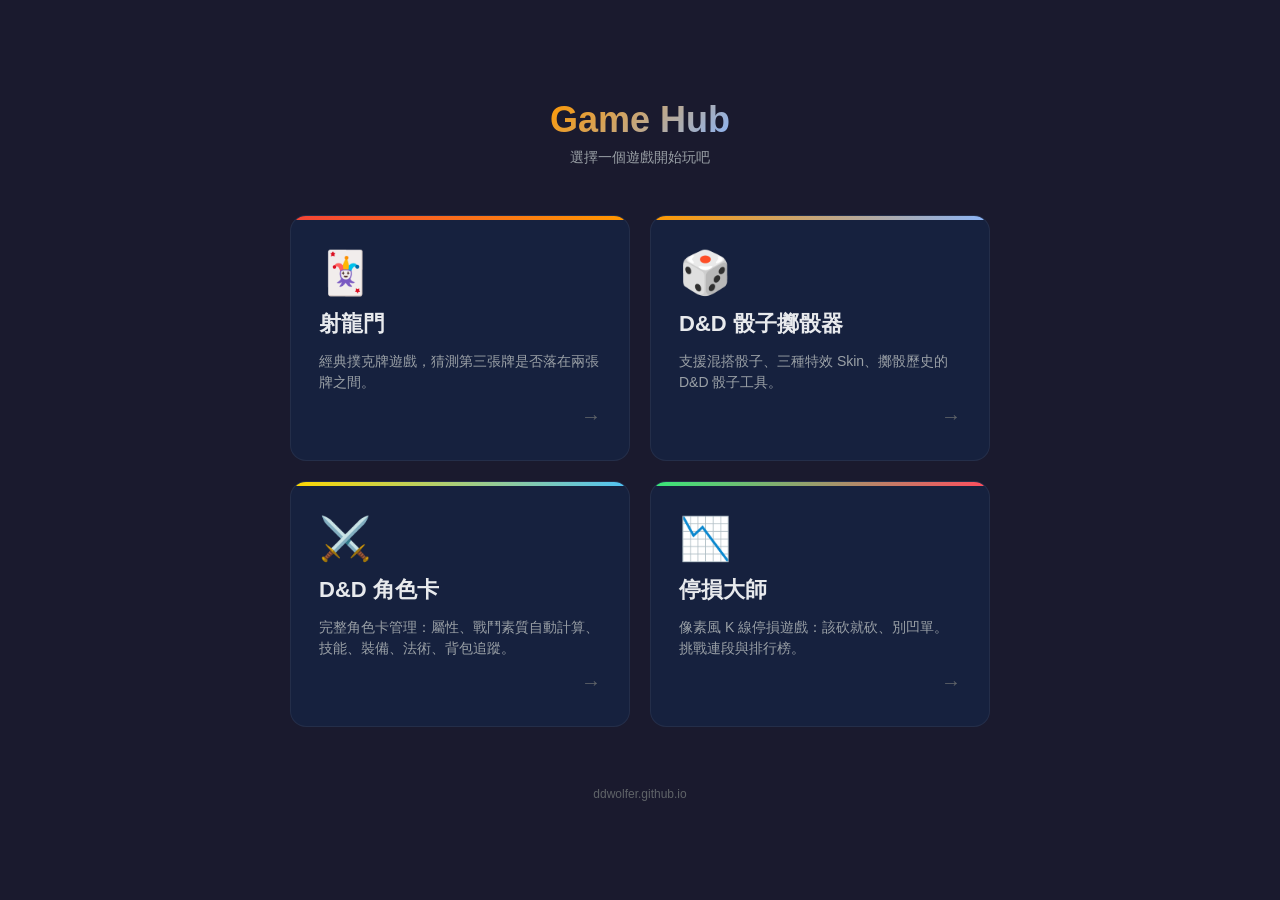
<file: index.html>
<!DOCTYPE html>
<html lang="zh-TW">
<head>
<meta charset="UTF-8">
<meta name="viewport" content="width=device-width, initial-scale=1.0, viewport-fit=cover">
<meta name="theme-color" content="#1a1a2e">
<title>Game Hub</title>
<style>
  * { margin: 0; padding: 0; box-sizing: border-box; }
  body {
    font-family: 'Segoe UI', 'Noto Sans TC', sans-serif;
    background: #1a1a2e;
    color: #e8eaed;
    min-height: 100vh;
    display: flex; flex-direction: column; align-items: center;
    justify-content: center;
    padding: 40px 20px;
  }
  h1 {
    font-size: 36px; margin-bottom: 8px;
    background: linear-gradient(135deg, #ff9800, #8ab4f8);
    -webkit-background-clip: text; -webkit-text-fill-color: transparent;
    background-clip: text;
  }
  .subtitle { color: #9aa0a6; font-size: 14px; margin-bottom: 48px; }
  .games {
    display: grid;
    grid-template-columns: repeat(auto-fit, minmax(260px, 1fr));
    gap: 20px; width: 100%; max-width: 700px;
  }
  .game-card {
    background: #16213e;
    border: 1px solid rgba(255,255,255,0.06);
    border-radius: 16px;
    padding: 32px 28px;
    text-decoration: none; color: inherit;
    transition: all 0.25s;
    display: flex; flex-direction: column; gap: 12px;
    position: relative; overflow: hidden;
  }
  .game-card::before {
    content: ''; position: absolute; top: 0; left: 0; right: 0; height: 4px;
    border-radius: 16px 16px 0 0;
  }
  .game-card:hover {
    transform: translateY(-4px);
    box-shadow: 0 12px 40px rgba(0,0,0,0.4);
    border-color: rgba(255,255,255,0.12);
  }
  .game-card:active { transform: translateY(-1px); }
  .game-icon { font-size: 42px; }
  .game-title { font-size: 22px; font-weight: 700; }
  .game-desc { font-size: 14px; color: #9aa0a6; line-height: 1.5; }
  .game-arrow {
    align-self: flex-end; font-size: 20px; color: #5f6368;
    transition: all 0.2s;
  }
  .game-card:hover .game-arrow { color: #e8eaed; transform: translateX(4px); }

  /* Card accent colors */
  .game-card.dragon::before { background: linear-gradient(90deg, #f44336, #ff9800); }
  .game-card.dragon:hover { border-color: rgba(255,152,0,0.25); }
  .game-card.dice::before { background: linear-gradient(90deg, #ff9800, #8ab4f8); }
  .game-card.dice:hover { border-color: rgba(138,180,248,0.25); }
  .game-card.player::before { background: linear-gradient(90deg, #ffd700, #4fc3f7); }
  .game-card.player:hover { border-color: rgba(255,215,0,0.25); }
  .game-card.losscut::before { background: linear-gradient(90deg, #37e87a, #ff4d5e); }
  .game-card.losscut:hover { border-color: rgba(55,232,122,0.25); }

  .footer {
    margin-top: 60px; font-size: 12px; color: #5f6368;
  }

  @media (max-width: 480px) {
    body { padding: 32px 16px; justify-content: flex-start; padding-top: 60px; }
    h1 { font-size: 28px; }
    .subtitle { margin-bottom: 32px; }
    .games { gap: 14px; }
    .game-card { padding: 24px 20px; gap: 10px; }
    .game-icon { font-size: 36px; }
    .game-title { font-size: 19px; }
    .game-desc { font-size: 13px; }
    .footer { margin-top: 40px; }
  }

  @media (hover: none) and (pointer: coarse) {
    .game-card:hover { transform: none; box-shadow: none; border-color: rgba(255,255,255,0.06); }
    .game-card:active { transform: scale(0.98); }
    .game-card:hover .game-arrow { color: #5f6368; transform: none; }
    .game-card:active .game-arrow { color: #e8eaed; }
  }
</style>
</head>
<body>

<h1>Game Hub</h1>
<p class="subtitle">選擇一個遊戲開始玩吧</p>

<div class="games">

  <a href="dragonGate/" class="game-card dragon">
    <span class="game-icon">🃏</span>
    <span class="game-title">射龍門</span>
    <span class="game-desc">經典撲克牌遊戲，猜測第三張牌是否落在兩張牌之間。</span>
    <span class="game-arrow">→</span>
  </a>

  <a href="dndDice/" class="game-card dice">
    <span class="game-icon">🎲</span>
    <span class="game-title">D&D 骰子擲骰器</span>
    <span class="game-desc">支援混搭骰子、三種特效 Skin、擲骰歷史的 D&D 骰子工具。</span>
    <span class="game-arrow">→</span>
  </a>

  <a href="dndPlayer/" class="game-card player">
    <span class="game-icon">⚔️</span>
    <span class="game-title">D&D 角色卡</span>
    <span class="game-desc">完整角色卡管理：屬性、戰鬥素質自動計算、技能、裝備、法術、背包追蹤。</span>
    <span class="game-arrow">→</span>
  </a>

  <a href="losscut/" class="game-card losscut">
    <span class="game-icon">📉</span>
    <span class="game-title">停損大師</span>
    <span class="game-desc">像素風 K 線停損遊戲：該砍就砍、別凹單。挑戰連段與排行榜。</span>
    <span class="game-arrow">→</span>
  </a>

</div>

<p class="footer">ddwolfer.github.io</p>

</body>
</html>
</file>
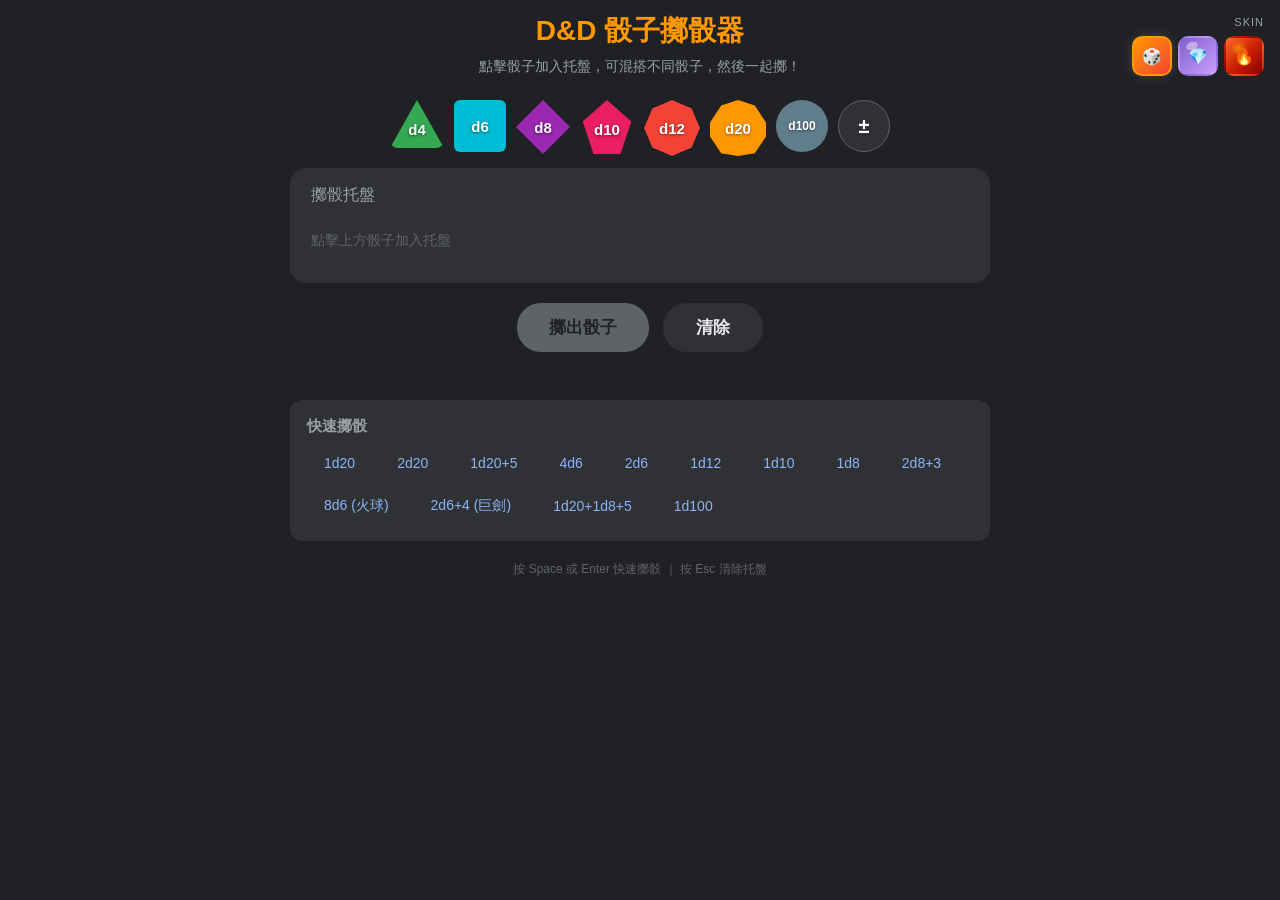
<file: dndDice/index.html>
<!DOCTYPE html>
<html lang="zh-TW">
<head>
<meta charset="UTF-8">
<meta name="viewport" content="width=device-width, initial-scale=1.0, viewport-fit=cover, user-scalable=no">
<meta name="theme-color" content="#202124">
<meta name="apple-mobile-web-app-capable" content="yes">
<meta name="apple-mobile-web-app-status-bar-style" content="black-translucent">
<title>D&D 骰子擲骰器</title>
<link rel="stylesheet" href="css/skins.css">
<link rel="stylesheet" href="css/animations.css">
<link rel="stylesheet" href="css/base.css">
<link rel="stylesheet" href="css/mobile.css">
</head>
<body>

<!-- Skin selector -->
<div class="skin-toggle">
  <div class="skin-toggle-label">SKIN</div>
  <div class="skin-options">
    <div class="skin-opt active" data-skin="classic" onclick="setSkin('classic')">
      <span style="font-size:16px">🎲</span>
      <span class="skin-opt-tip">經典</span>
    </div>
    <div class="skin-opt" data-skin="crystal" onclick="setSkin('crystal')">
      <span style="font-size:16px">💎</span>
      <span class="skin-opt-tip">水晶</span>
    </div>
    <div class="skin-opt" data-skin="nebula" onclick="setSkin('nebula')">
      <span style="font-size:16px">🔥</span>
      <span class="skin-opt-tip">星雲烈焰</span>
    </div>
  </div>
</div>

<div class="header-row"><h1>D&D 骰子擲骰器</h1></div>
<p class="subtitle">點擊骰子加入托盤，可混搭不同骰子，然後一起擲！</p>

<div class="dice-selector">
  <button class="dice-btn" data-sides="4" title="加入 d4">d4</button>
  <button class="dice-btn" data-sides="6" title="加入 d6">d6</button>
  <button class="dice-btn" data-sides="8" title="加入 d8">d8</button>
  <button class="dice-btn" data-sides="10" title="加入 d10">d10</button>
  <button class="dice-btn" data-sides="12" title="加入 d12">d12</button>
  <button class="dice-btn" data-sides="20" title="加入 d20">d20</button>
  <button class="dice-btn" data-sides="100" title="加入 d100">d100</button>
  <button class="mod-btn" id="addModBtn" title="加入修正值">±</button>
</div>

<div class="tray-area">
  <div class="tray-header">
    <span class="tray-label">擲骰托盤</span>
    <span class="tray-notation" id="trayNotation"></span>
  </div>
  <div class="tray-dice empty" id="trayDice">點擊上方骰子加入托盤</div>
</div>

<div class="actions">
  <button class="roll-btn" id="rollBtn" onclick="rollDice()" disabled>擲出骰子</button>
  <button class="clear-btn" onclick="clearTray()">清除</button>
</div>

<div class="results-area" id="resultsArea">
  <div class="results-label" id="resultsLabel">擲骰結果</div>
  <div class="dice-results" id="diceResults"></div>
  <div class="total-section">
    <div>
      <div class="modifier-display" id="modifierDisplay"></div>
      <div style="display:flex;align-items:center;gap:12px;justify-content:flex-end;">
        <span class="total-label">總計</span>
        <span class="total-value" id="totalValue">0</span>
      </div>
    </div>
  </div>
</div>

<div class="quick-rolls">
  <h3>快速擲骰</h3>
  <div class="quick-btns">
    <button class="quick-btn" onclick="quickRoll([20])">1d20</button>
    <button class="quick-btn" onclick="quickRoll([20,20])">2d20</button>
    <button class="quick-btn" onclick="quickRoll([20],5)">1d20+5</button>
    <button class="quick-btn" onclick="quickRoll([6,6,6,6])">4d6</button>
    <button class="quick-btn" onclick="quickRoll([6,6])">2d6</button>
    <button class="quick-btn" onclick="quickRoll([12])">1d12</button>
    <button class="quick-btn" onclick="quickRoll([10])">1d10</button>
    <button class="quick-btn" onclick="quickRoll([8])">1d8</button>
    <button class="quick-btn" onclick="quickRoll([8,8],3)">2d8+3</button>
    <button class="quick-btn" onclick="quickRoll([6,6,6,6,6,6,6,6])">8d6 (火球)</button>
    <button class="quick-btn" onclick="quickRoll([6,6],4)">2d6+4 (巨劍)</button>
    <button class="quick-btn" onclick="quickRoll([20,8],5)">1d20+1d8+5</button>
    <button class="quick-btn" onclick="quickRoll([100])">1d100</button>
  </div>
</div>

<div class="history" id="historySection" style="display:none;">
  <div class="history-header">
    <h3>擲骰歷史</h3>
    <button class="history-clear-btn" onclick="clearHistory()">清除歷史</button>
  </div>
  <div class="history-list" id="historyList"></div>
</div>

<div class="hint">按 Space 或 Enter 快速擲骰 ｜ 按 Esc 清除托盤</div>

<!-- Shared SVG defs for crystal skin -->
<svg width="0" height="0" style="position:absolute">
  <defs>
    <linearGradient id="cg4" x1="0%" y1="0%" x2="100%" y2="100%">
      <stop offset="0%" stop-color="#a0ffc8" stop-opacity="0.9"/><stop offset="40%" stop-color="#34a853" stop-opacity="0.75"/><stop offset="100%" stop-color="#1a6e30" stop-opacity="0.85"/>
    </linearGradient>
    <linearGradient id="cg6" x1="0%" y1="0%" x2="100%" y2="100%">
      <stop offset="0%" stop-color="#a0f0ff" stop-opacity="0.9"/><stop offset="40%" stop-color="#00bcd4" stop-opacity="0.75"/><stop offset="100%" stop-color="#006978" stop-opacity="0.85"/>
    </linearGradient>
    <linearGradient id="cg8" x1="0%" y1="0%" x2="100%" y2="100%">
      <stop offset="0%" stop-color="#e8b0ff" stop-opacity="0.9"/><stop offset="40%" stop-color="#9c27b0" stop-opacity="0.75"/><stop offset="100%" stop-color="#5c1070" stop-opacity="0.85"/>
    </linearGradient>
    <linearGradient id="cg10" x1="0%" y1="0%" x2="100%" y2="100%">
      <stop offset="0%" stop-color="#ffa0c0" stop-opacity="0.9"/><stop offset="40%" stop-color="#e91e63" stop-opacity="0.75"/><stop offset="100%" stop-color="#880038" stop-opacity="0.85"/>
    </linearGradient>
    <linearGradient id="cg12" x1="0%" y1="0%" x2="100%" y2="100%">
      <stop offset="0%" stop-color="#ffa0a0" stop-opacity="0.9"/><stop offset="40%" stop-color="#f44336" stop-opacity="0.75"/><stop offset="100%" stop-color="#8e1a10" stop-opacity="0.85"/>
    </linearGradient>
    <linearGradient id="cg20" x1="0%" y1="0%" x2="100%" y2="100%">
      <stop offset="0%" stop-color="#ffe090" stop-opacity="0.9"/><stop offset="40%" stop-color="#ff9800" stop-opacity="0.75"/><stop offset="100%" stop-color="#a05800" stop-opacity="0.85"/>
    </linearGradient>
    <linearGradient id="cg100" x1="0%" y1="0%" x2="100%" y2="100%">
      <stop offset="0%" stop-color="#c0d0e0" stop-opacity="0.9"/><stop offset="40%" stop-color="#607d8b" stop-opacity="0.75"/><stop offset="100%" stop-color="#36474f" stop-opacity="0.85"/>
    </linearGradient>
    <linearGradient id="shine" x1="0%" y1="0%" x2="60%" y2="60%">
      <stop offset="0%" stop-color="#fff" stop-opacity="0.5"/><stop offset="40%" stop-color="#fff" stop-opacity="0.1"/><stop offset="100%" stop-color="#fff" stop-opacity="0"/>
    </linearGradient>
    <radialGradient id="innerGlow" cx="35%" cy="30%" r="50%">
      <stop offset="0%" stop-color="#fff" stop-opacity="0.3"/><stop offset="100%" stop-color="#fff" stop-opacity="0"/>
    </radialGradient>
  </defs>
</svg>

<script src="js/dice-svg.js"></script>
<script src="js/app.js"></script>
</body>
</html>
</file>
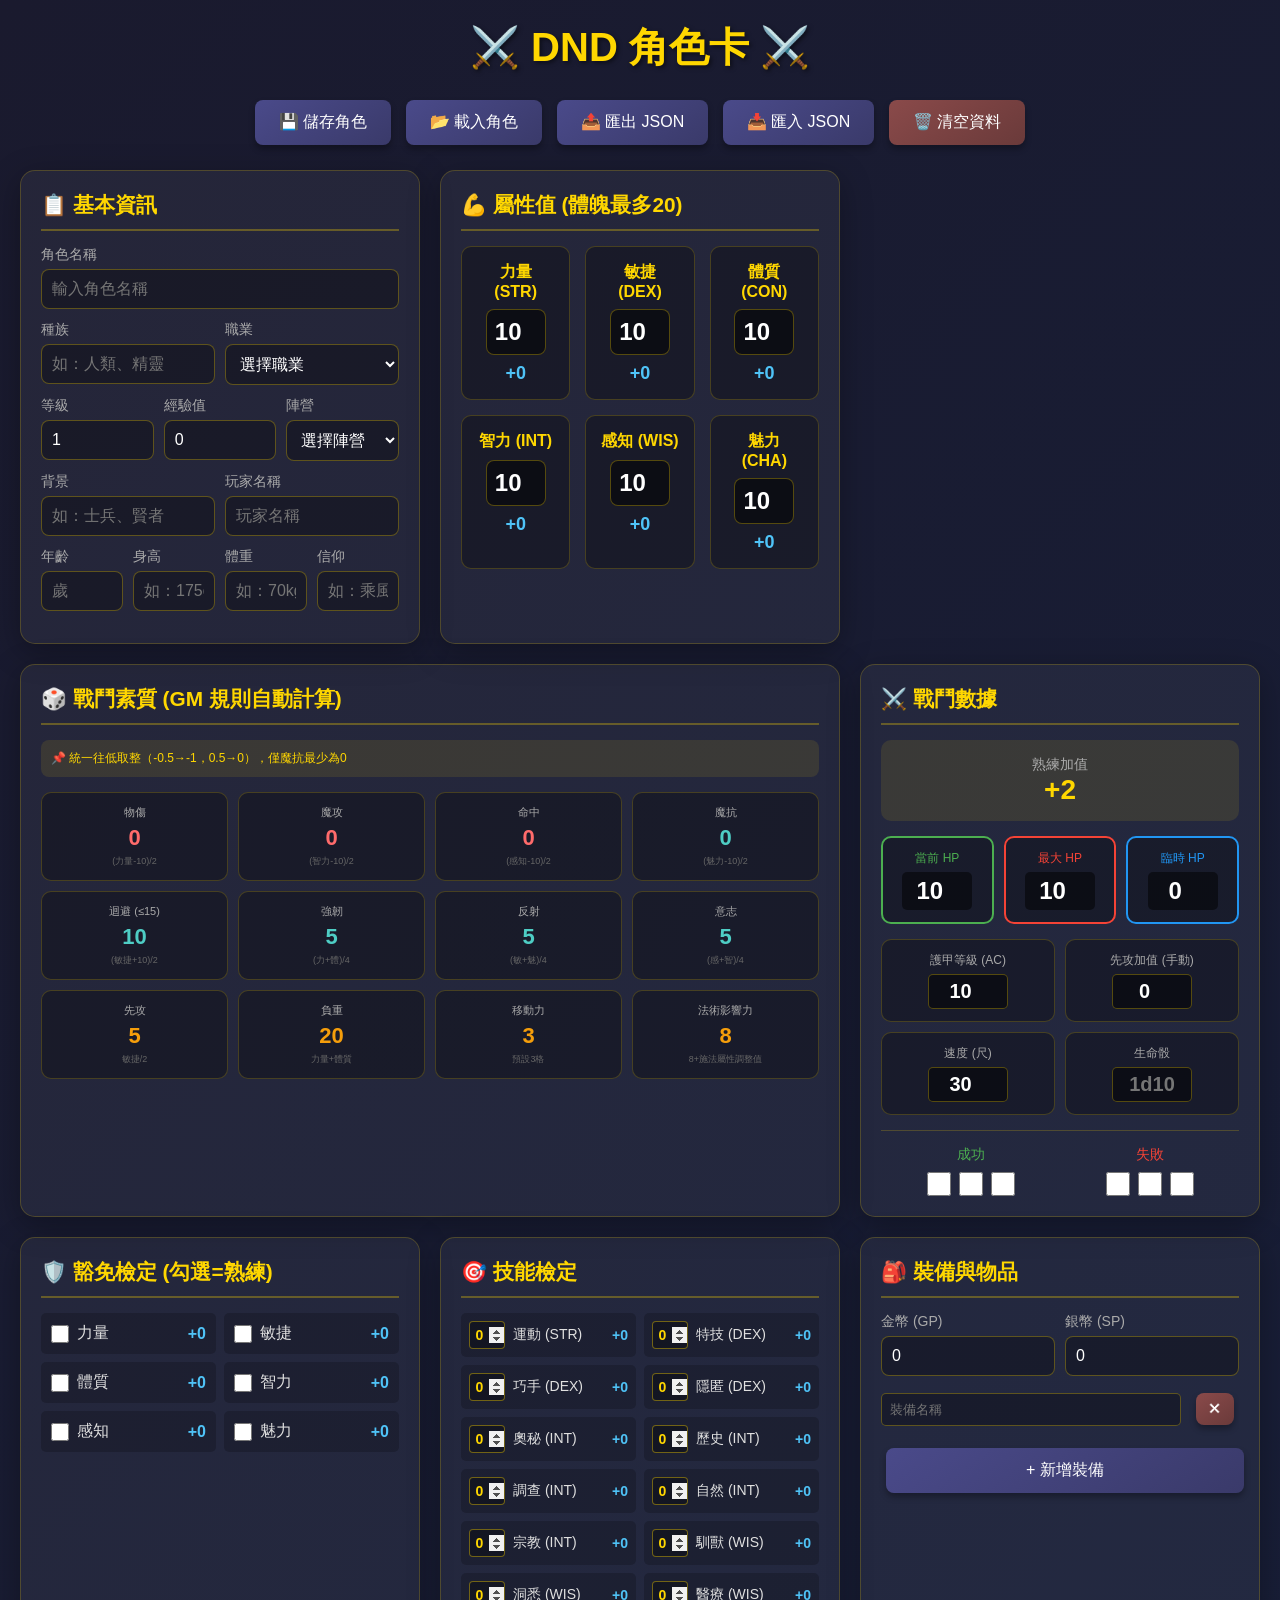
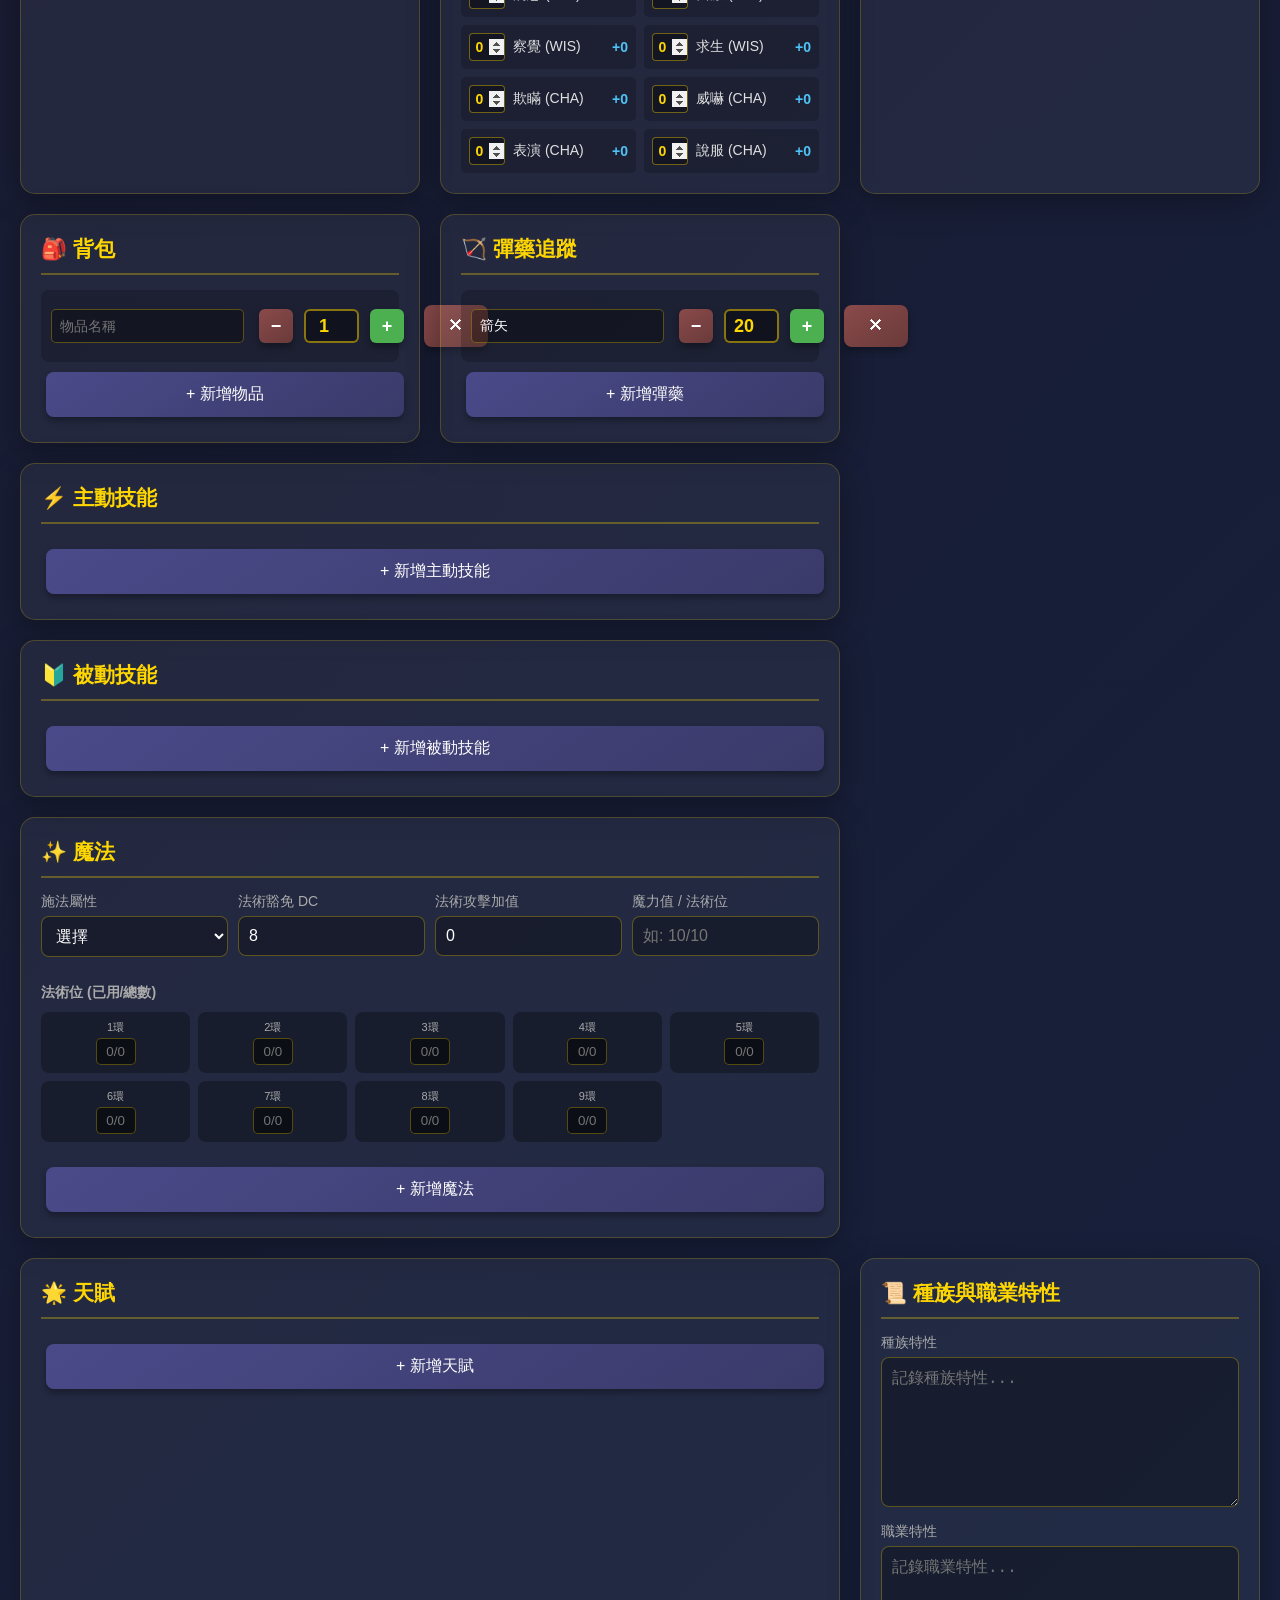
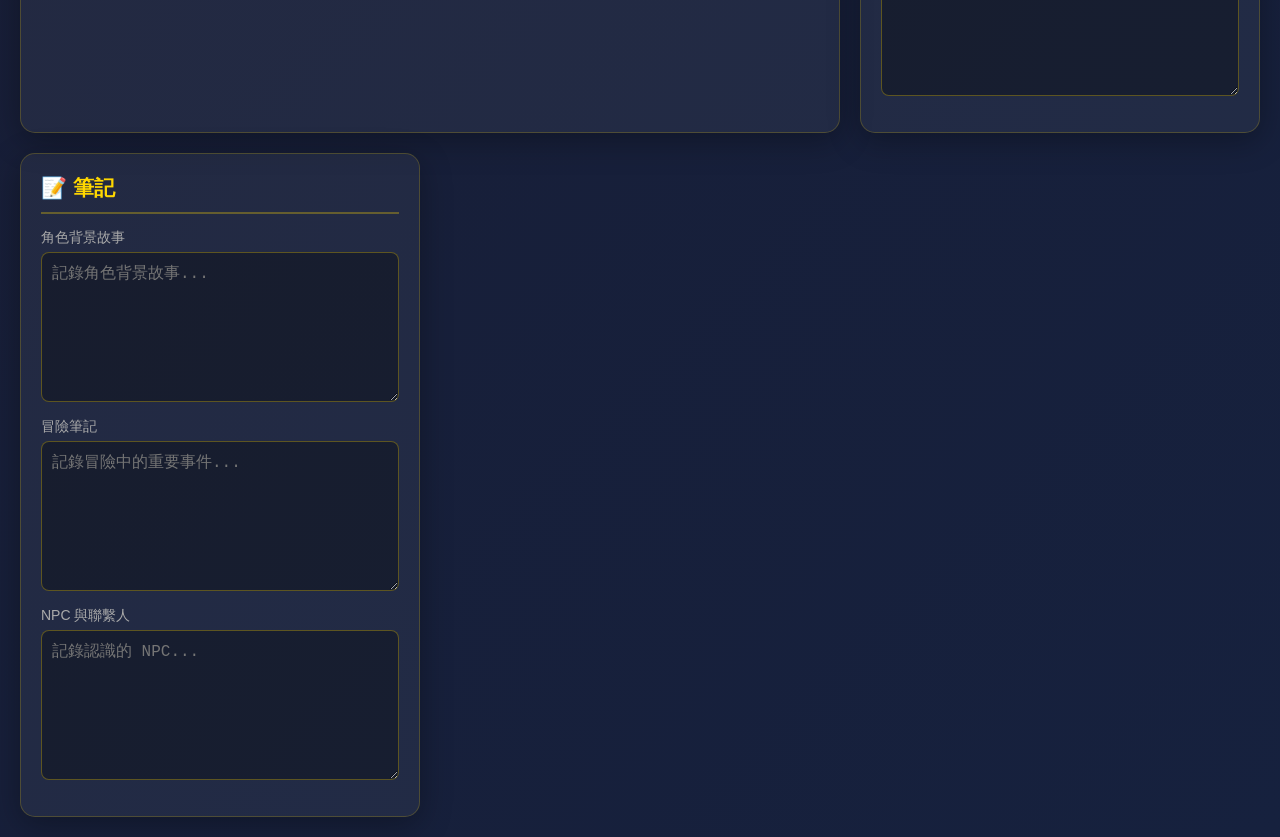
<file: dndPlayer/index.html>
<!DOCTYPE html>
<html lang="zh-TW">
<head>
    <meta charset="UTF-8">
    <meta name="viewport" content="width=device-width, initial-scale=1.0">
    <title>DND 角色卡</title>
    <style>
        * {
            box-sizing: border-box;
            margin: 0;
            padding: 0;
        }

        body {
            font-family: 'Microsoft JhengHei', 'PingFang TC', sans-serif;
            background: linear-gradient(135deg, #1a1a2e 0%, #16213e 100%);
            min-height: 100vh;
            padding: 20px;
            color: #e0e0e0;
        }

        .container {
            max-width: 1400px;
            margin: 0 auto;
        }

        h1 {
            text-align: center;
            color: #ffd700;
            margin-bottom: 20px;
            text-shadow: 2px 2px 4px rgba(0,0,0,0.5);
            font-size: 2.5em;
        }

        .controls {
            text-align: center;
            margin-bottom: 20px;
        }

        .btn {
            background: linear-gradient(145deg, #4a4a8a, #3a3a6a);
            color: #fff;
            border: none;
            padding: 12px 24px;
            margin: 5px;
            border-radius: 8px;
            cursor: pointer;
            font-size: 16px;
            transition: all 0.3s;
            box-shadow: 0 4px 6px rgba(0,0,0,0.3);
        }

        .btn:hover {
            background: linear-gradient(145deg, #5a5a9a, #4a4a7a);
            transform: translateY(-2px);
        }

        .btn-danger {
            background: linear-gradient(145deg, #8a4a4a, #6a3a3a);
        }

        .btn-danger:hover {
            background: linear-gradient(145deg, #9a5a5a, #7a4a4a);
        }

        .grid {
            display: grid;
            grid-template-columns: repeat(auto-fit, minmax(350px, 1fr));
            gap: 20px;
        }

        .card {
            background: rgba(255,255,255,0.05);
            border-radius: 15px;
            padding: 20px;
            border: 1px solid rgba(255,215,0,0.2);
            box-shadow: 0 8px 32px rgba(0,0,0,0.3);
        }

        .card.wide {
            grid-column: span 2;
        }

        .card h2 {
            color: #ffd700;
            border-bottom: 2px solid rgba(255,215,0,0.3);
            padding-bottom: 10px;
            margin-bottom: 15px;
            font-size: 1.3em;
        }

        .form-group {
            margin-bottom: 12px;
        }

        .form-group label {
            display: block;
            color: #aaa;
            margin-bottom: 5px;
            font-size: 14px;
        }

        .form-group input, .form-group select, .form-group textarea {
            width: 100%;
            padding: 10px;
            border: 1px solid rgba(255,215,0,0.3);
            border-radius: 8px;
            background: rgba(0,0,0,0.3);
            color: #fff;
            font-size: 16px;
        }

        .form-group input:focus, .form-group select:focus, .form-group textarea:focus {
            outline: none;
            border-color: #ffd700;
            box-shadow: 0 0 10px rgba(255,215,0,0.2);
        }

        .form-row {
            display: grid;
            grid-template-columns: repeat(2, 1fr);
            gap: 10px;
        }

        .form-row-3 {
            display: grid;
            grid-template-columns: repeat(3, 1fr);
            gap: 10px;
        }

        .form-row-4 {
            display: grid;
            grid-template-columns: repeat(4, 1fr);
            gap: 10px;
        }

        /* 屬性值區塊 */
        .attributes {
            display: grid;
            grid-template-columns: repeat(3, 1fr);
            gap: 15px;
        }

        .attr-box {
            background: rgba(0,0,0,0.3);
            border-radius: 10px;
            padding: 15px;
            text-align: center;
            border: 1px solid rgba(255,215,0,0.2);
        }

        .attr-box label {
            display: block;
            color: #ffd700;
            font-weight: bold;
            margin-bottom: 8px;
        }

        .attr-box input {
            width: 60px;
            text-align: center;
            font-size: 24px;
            font-weight: bold;
            padding: 8px;
            border: 1px solid rgba(255,215,0,0.3);
            border-radius: 8px;
            background: rgba(0,0,0,0.5);
            color: #fff;
        }

        .attr-modifier {
            display: block;
            margin-top: 8px;
            font-size: 18px;
            color: #4fc3f7;
            font-weight: bold;
        }

        /* 戰鬥數據 */
        .combat-stats {
            display: grid;
            grid-template-columns: repeat(2, 1fr);
            gap: 10px;
        }

        .combat-stat {
            background: rgba(0,0,0,0.3);
            border-radius: 10px;
            padding: 12px;
            text-align: center;
            border: 1px solid rgba(255,215,0,0.2);
        }

        .combat-stat label {
            display: block;
            color: #aaa;
            font-size: 12px;
            margin-bottom: 5px;
        }

        .combat-stat input {
            width: 80px;
            text-align: center;
            font-size: 20px;
            font-weight: bold;
            padding: 5px;
            border: 1px solid rgba(255,215,0,0.3);
            border-radius: 5px;
            background: rgba(0,0,0,0.5);
            color: #fff;
        }

        /* HP 特殊樣式 */
        .hp-section {
            display: grid;
            grid-template-columns: repeat(3, 1fr);
            gap: 10px;
            margin-bottom: 15px;
        }

        .hp-box {
            background: rgba(0,0,0,0.3);
            border-radius: 10px;
            padding: 12px;
            text-align: center;
        }

        .hp-box.current { border: 2px solid #4caf50; }
        .hp-box.max { border: 2px solid #f44336; }
        .hp-box.temp { border: 2px solid #2196f3; }

        .hp-box label {
            display: block;
            font-size: 12px;
            margin-bottom: 5px;
        }

        .hp-box input {
            width: 70px;
            text-align: center;
            font-size: 24px;
            font-weight: bold;
            padding: 5px;
            border: none;
            border-radius: 5px;
            background: rgba(0,0,0,0.5);
            color: #fff;
        }

        /* ========== 戰鬥素質區塊 ========== */
        .derived-stats {
            display: grid;
            grid-template-columns: repeat(4, 1fr);
            gap: 10px;
        }

        .derived-stat {
            background: rgba(0,0,0,0.3);
            border-radius: 10px;
            padding: 12px;
            text-align: center;
            border: 1px solid rgba(255,215,0,0.2);
        }

        .derived-stat label {
            display: block;
            color: #aaa;
            font-size: 11px;
            margin-bottom: 5px;
        }

        .derived-stat .value {
            font-size: 22px;
            font-weight: bold;
            color: #4fc3f7;
        }

        .derived-stat.attack .value { color: #ff6b6b; }
        .derived-stat.defense .value { color: #4ecdc4; }
        .derived-stat.utility .value { color: #f59e0b; }

        .stat-formula {
            font-size: 9px;
            color: #666;
            margin-top: 4px;
        }

        .class-note {
            background: rgba(255,215,0,0.1);
            border-radius: 8px;
            padding: 10px;
            margin-bottom: 15px;
            font-size: 12px;
            color: #ffd700;
        }

        /* 技能列表 */
        .skills-list {
            display: grid;
            grid-template-columns: repeat(2, 1fr);
            gap: 8px;
        }

        .skill-item {
            display: flex;
            align-items: center;
            padding: 8px;
            background: rgba(0,0,0,0.2);
            border-radius: 5px;
            font-size: 14px;
        }

        .skill-item input[type="number"] {
            width: 36px;
            height: 28px;
            margin-right: 8px;
            background: rgba(0,0,0,0.3);
            border: 1px solid rgba(255,215,0,0.4);
            border-radius: 4px;
            color: #ffd700;
            text-align: center;
            font-size: 14px;
            font-weight: bold;
        }
        .skill-item input[type="number"]::-webkit-inner-spin-button {
            opacity: 1;
        }

        .skill-item .skill-mod {
            margin-left: auto;
            color: #4fc3f7;
            font-weight: bold;
            min-width: 30px;
            text-align: right;
        }

        /* 豁免檢定 */
        .saves-list {
            display: grid;
            grid-template-columns: repeat(2, 1fr);
            gap: 8px;
        }

        .save-item {
            display: flex;
            align-items: center;
            padding: 10px;
            background: rgba(0,0,0,0.2);
            border-radius: 5px;
        }

        .save-item input[type="checkbox"] {
            width: 18px;
            height: 18px;
            margin-right: 8px;
            accent-color: #ffd700;
        }

        .save-item .save-mod {
            margin-left: auto;
            color: #4fc3f7;
            font-weight: bold;
        }

        /* 彈藥追蹤 */
        .ammo-tracker {
            display: flex;
            flex-direction: column;
            gap: 10px;
        }
        .ammo-entry {
            display: flex;
            align-items: center;
            gap: 10px;
            padding: 10px;
            background: rgba(0,0,0,0.2);
            border-radius: 8px;
        }
        .ammo-entry .ammo-name {
            flex: 1;
            padding: 8px;
            border: 1px solid rgba(255,215,0,0.3);
            border-radius: 5px;
            background: rgba(0,0,0,0.3);
            color: #fff;
            font-size: 14px;
        }
        .ammo-controls {
            display: flex;
            align-items: center;
            gap: 6px;
        }
        .ammo-controls .ammo-count {
            width: 55px;
            height: 34px;
            text-align: center;
            font-size: 18px;
            font-weight: bold;
            color: #ffd700;
            background: rgba(0,0,0,0.4);
            border: 2px solid rgba(255,215,0,0.5);
            border-radius: 6px;
        }
        .ammo-controls .btn-success {
            background: #4caf50;
        }
        .ammo-controls .btn-success:hover {
            background: #66bb6a;
        }
        .ammo-controls .btn-danger,
        .ammo-controls .btn-success {
            width: 34px;
            height: 34px;
            padding: 0;
            font-size: 18px;
            font-weight: bold;
            display: flex;
            align-items: center;
            justify-content: center;
            border-radius: 6px;
        }

        /* 背包 */
        .backpack-list {
            display: flex;
            flex-direction: column;
            gap: 10px;
        }
        .backpack-entry {
            display: flex;
            align-items: center;
            gap: 10px;
            padding: 10px;
            background: rgba(0,0,0,0.2);
            border-radius: 8px;
        }
        .backpack-entry .backpack-name {
            flex: 1;
            padding: 8px;
            border: 1px solid rgba(255,215,0,0.3);
            border-radius: 5px;
            background: rgba(0,0,0,0.3);
            color: #fff;
            font-size: 14px;
        }
        .backpack-controls {
            display: flex;
            align-items: center;
            gap: 6px;
        }
        .backpack-controls .backpack-count {
            width: 55px;
            height: 34px;
            text-align: center;
            font-size: 18px;
            font-weight: bold;
            color: #ffd700;
            background: rgba(0,0,0,0.4);
            border: 2px solid rgba(255,215,0,0.5);
            border-radius: 6px;
        }
        .backpack-controls .btn-success {
            background: #4caf50;
        }
        .backpack-controls .btn-success:hover {
            background: #66bb6a;
        }
        .backpack-controls .btn-danger,
        .backpack-controls .btn-success {
            width: 34px;
            height: 34px;
            padding: 0;
            font-size: 18px;
            font-weight: bold;
            display: flex;
            align-items: center;
            justify-content: center;
            border-radius: 6px;
        }

        /* 裝備與法術列表 */
        .item-list {
            max-height: 300px;
            overflow-y: auto;
        }

        .item-entry {
            display: flex;
            gap: 10px;
            margin-bottom: 8px;
            align-items: center;
        }

        .item-entry input {
            flex: 1;
            padding: 8px;
            border: 1px solid rgba(255,215,0,0.3);
            border-radius: 5px;
            background: rgba(0,0,0,0.3);
            color: #fff;
        }

        .item-entry .btn-small {
            padding: 8px 12px;
            font-size: 14px;
        }

        .add-item-btn {
            width: 100%;
            margin-top: 10px;
        }

        /* 法術欄位 */
        .spell-slots {
            display: grid;
            grid-template-columns: repeat(5, 1fr);
            gap: 8px;
            margin-bottom: 15px;
        }

        .spell-slot {
            text-align: center;
            padding: 8px;
            background: rgba(0,0,0,0.3);
            border-radius: 8px;
        }

        .spell-slot label {
            display: block;
            font-size: 11px;
            color: #aaa;
            margin-bottom: 3px;
        }

        .spell-slot input {
            width: 40px;
            text-align: center;
            padding: 5px;
            border: 1px solid rgba(255,215,0,0.3);
            border-radius: 5px;
            background: rgba(0,0,0,0.5);
            color: #fff;
        }

        /* 筆記區 */
        .notes-area {
            width: 100%;
            min-height: 150px;
            resize: vertical;
        }

        /* 死亡豁免 */
        .death-saves {
            display: flex;
            justify-content: space-around;
            margin-top: 15px;
            padding-top: 15px;
            border-top: 1px solid rgba(255,215,0,0.2);
        }

        .death-save-group { text-align: center; }
        .death-save-group label {
            display: block;
            margin-bottom: 8px;
            font-size: 14px;
        }
        .death-save-group.success label { color: #4caf50; }
        .death-save-group.failure label { color: #f44336; }
        .death-save-checks {
            display: flex;
            gap: 8px;
        }
        .death-save-checks input {
            width: 24px;
            height: 24px;
        }
        .death-save-group.success .death-save-checks input { accent-color: #4caf50; }
        .death-save-group.failure .death-save-checks input { accent-color: #f44336; }

        /* 熟練加值顯示 */
        .proficiency-display {
            text-align: center;
            padding: 15px;
            background: rgba(255,215,0,0.1);
            border-radius: 10px;
            margin-bottom: 15px;
        }

        .proficiency-display label {
            color: #aaa;
            font-size: 14px;
        }

        .proficiency-display .value {
            font-size: 28px;
            font-weight: bold;
            color: #ffd700;
        }

        /* ========== 能力卡片樣式 ========== */
        .ability-list {
            max-height: 500px;
            overflow-y: auto;
        }

        .ability-card {
            background: rgba(0,0,0,0.3);
            border-radius: 12px;
            padding: 15px;
            margin-bottom: 12px;
            border-left: 4px solid #ffd700;
            position: relative;
        }

        .ability-card.active-skill { border-left-color: #ff6b6b; }
        .ability-card.passive-skill { border-left-color: #4ecdc4; }
        .ability-card.magic { border-left-color: #a855f7; }
        .ability-card.talent { border-left-color: #f59e0b; }

        .ability-card-header {
            display: flex;
            justify-content: space-between;
            align-items: center;
            margin-bottom: 10px;
        }

        .ability-card-header input {
            flex: 1;
            font-size: 16px;
            font-weight: bold;
            padding: 8px;
            border: 1px solid rgba(255,215,0,0.3);
            border-radius: 6px;
            background: rgba(0,0,0,0.4);
            color: #ffd700;
            margin-right: 10px;
        }

        .ability-card-body {
            display: grid;
            gap: 10px;
        }

        .ability-card-row {
            display: grid;
            grid-template-columns: repeat(3, 1fr);
            gap: 10px;
        }

        .ability-field {
            display: flex;
            flex-direction: column;
        }

        .ability-field label {
            font-size: 11px;
            color: #888;
            margin-bottom: 4px;
            text-transform: uppercase;
        }

        .ability-field input, .ability-field textarea {
            padding: 8px;
            border: 1px solid rgba(255,215,0,0.2);
            border-radius: 6px;
            background: rgba(0,0,0,0.4);
            color: #fff;
            font-size: 14px;
        }

        .ability-field textarea {
            min-height: 60px;
            resize: vertical;
        }

        .ability-field.full-width {
            grid-column: 1 / -1;
        }

        .ability-card .btn-remove {
            position: absolute;
            top: 10px;
            right: 10px;
            padding: 5px 10px;
            font-size: 12px;
            background: rgba(255,75,75,0.3);
            border: 1px solid rgba(255,75,75,0.5);
        }

        .ability-card .btn-remove:hover {
            background: rgba(255,75,75,0.5);
        }

        /* 滾動條樣式 */
        ::-webkit-scrollbar { width: 8px; }
        ::-webkit-scrollbar-track { background: rgba(0,0,0,0.3); border-radius: 4px; }
        ::-webkit-scrollbar-thumb { background: rgba(255,215,0,0.3); border-radius: 4px; }
        ::-webkit-scrollbar-thumb:hover { background: rgba(255,215,0,0.5); }

        /* 響應式設計 */
        @media (max-width: 768px) {
            .grid { grid-template-columns: 1fr; }
            .card.wide { grid-column: span 1; }
            .attributes { grid-template-columns: repeat(2, 1fr); }
            .skills-list, .saves-list { grid-template-columns: 1fr; }
            .form-row, .form-row-3, .form-row-4 { grid-template-columns: 1fr; }
            .spell-slots { grid-template-columns: repeat(3, 1fr); }
            .ability-card-row { grid-template-columns: 1fr; }
            .derived-stats { grid-template-columns: repeat(2, 1fr); }
        }

        /* 列印樣式 */
        @media print {
            body { background: white; color: black; }
            .card { border: 1px solid #333; background: white; }
            .btn, .controls { display: none; }
        }
    </style>
</head>
<body>
    <div class="container">
        <h1>⚔️ DND 角色卡 ⚔️</h1>

        <div class="controls">
            <button class="btn" onclick="saveCharacter()">💾 儲存角色</button>
            <button class="btn" onclick="loadCharacter()">📂 載入角色</button>
            <button class="btn" onclick="exportCharacter()">📤 匯出 JSON</button>
            <button class="btn" onclick="importCharacter()">📥 匯入 JSON</button>
            <button class="btn btn-danger" onclick="clearCharacter()">🗑️ 清空資料</button>
        </div>

        <div class="grid">
            <!-- 基本資訊 -->
            <div class="card">
                <h2>📋 基本資訊</h2>
                <div class="form-group">
                    <label>角色名稱</label>
                    <input type="text" id="charName" placeholder="輸入角色名稱">
                </div>
                <div class="form-row">
                    <div class="form-group">
                        <label>種族</label>
                        <input type="text" id="race" placeholder="如：人類、精靈">
                    </div>
                    <div class="form-group">
                        <label>職業</label>
                        <select id="class" onchange="updateDerivedStats()">
                            <option value="">選擇職業</option>
                            <option value="戰士">戰士</option>
                            <option value="法師">法師</option>
                            <option value="盜賊">盜賊</option>
                            <option value="牧師">牧師</option>
                            <option value="遊俠">遊俠</option>
                            <option value="聖騎士">聖騎士</option>
                            <option value="野蠻人">野蠻人</option>
                            <option value="吟遊詩人">吟遊詩人</option>
                            <option value="術士">術士</option>
                            <option value="邪術師">邪術師</option>
                            <option value="德魯伊">德魯伊</option>
                            <option value="武僧">武僧</option>
                            <option value="其他">其他</option>
                        </select>
                    </div>
                </div>
                <div class="form-row-3">
                    <div class="form-group">
                        <label>等級</label>
                        <input type="number" id="level" value="1" min="1" max="20" onchange="updateProficiency()">
                    </div>
                    <div class="form-group">
                        <label>經驗值</label>
                        <input type="number" id="exp" value="0" min="0">
                    </div>
                    <div class="form-group">
                        <label>陣營</label>
                        <select id="alignment">
                            <option value="">選擇陣營</option>
                            <option value="守序善良">守序善良</option>
                            <option value="中立善良">中立善良</option>
                            <option value="混亂善良">混亂善良</option>
                            <option value="守序中立">守序中立</option>
                            <option value="絕對中立">絕對中立</option>
                            <option value="混亂中立">混亂中立</option>
                            <option value="守序邪惡">守序邪惡</option>
                            <option value="中立邪惡">中立邪惡</option>
                            <option value="混亂邪惡">混亂邪惡</option>
                        </select>
                    </div>
                </div>
                <div class="form-row">
                    <div class="form-group">
                        <label>背景</label>
                        <input type="text" id="background" placeholder="如：士兵、賢者">
                    </div>
                    <div class="form-group">
                        <label>玩家名稱</label>
                        <input type="text" id="playerName" placeholder="玩家名稱">
                    </div>
                </div>
                <div class="form-row-4">
                    <div class="form-group">
                        <label>年齡</label>
                        <input type="number" id="age" min="0" placeholder="歲">
                    </div>
                    <div class="form-group">
                        <label>身高</label>
                        <input type="text" id="height" placeholder="如：175cm">
                    </div>
                    <div class="form-group">
                        <label>體重</label>
                        <input type="text" id="weight" placeholder="如：70kg">
                    </div>
                    <div class="form-group">
                        <label>信仰</label>
                        <input type="text" id="faith" placeholder="如：乘風之神">
                    </div>
                </div>
            </div>

            <!-- 屬性值 -->
            <div class="card">
                <h2>💪 屬性值 (體魄最多20)</h2>
                <div class="attributes">
                    <div class="attr-box">
                        <label>力量 (STR)</label>
                        <input type="number" id="str" value="10" min="1" max="20" onchange="updateAll()">
                        <span class="attr-modifier" id="strMod">+0</span>
                    </div>
                    <div class="attr-box">
                        <label>敏捷 (DEX)</label>
                        <input type="number" id="dex" value="10" min="1" max="20" onchange="updateAll()">
                        <span class="attr-modifier" id="dexMod">+0</span>
                    </div>
                    <div class="attr-box">
                        <label>體質 (CON)</label>
                        <input type="number" id="con" value="10" min="1" max="20" onchange="updateAll()">
                        <span class="attr-modifier" id="conMod">+0</span>
                    </div>
                    <div class="attr-box">
                        <label>智力 (INT)</label>
                        <input type="number" id="int" value="10" min="1" max="20" onchange="updateAll()">
                        <span class="attr-modifier" id="intMod">+0</span>
                    </div>
                    <div class="attr-box">
                        <label>感知 (WIS)</label>
                        <input type="number" id="wis" value="10" min="1" max="20" onchange="updateAll()">
                        <span class="attr-modifier" id="wisMod">+0</span>
                    </div>
                    <div class="attr-box">
                        <label>魅力 (CHA)</label>
                        <input type="number" id="cha" value="10" min="1" max="20" onchange="updateAll()">
                        <span class="attr-modifier" id="chaMod">+0</span>
                    </div>
                </div>
            </div>

            <!-- ========== 戰鬥素質（GM 規則） ========== -->
            <div class="card wide">
                <h2>🎲 戰鬥素質 (GM 規則自動計算)</h2>
                <div class="class-note" id="classNote">
                    📌 正數無條件捨去，負數無條件進位，最少為 0
                </div>
                <div class="derived-stats">
                    <div class="derived-stat attack">
                        <label>物傷</label>
                        <div class="value" id="physDmg">0</div>
                        <div class="stat-formula">(力量-10)/2</div>
                    </div>
                    <div class="derived-stat attack">
                        <label>魔攻</label>
                        <div class="value" id="magAtk">0</div>
                        <div class="stat-formula" id="magAtkFormula">(智力-10)/2</div>
                    </div>
                    <div class="derived-stat attack">
                        <label>命中</label>
                        <div class="value" id="hitRate">0</div>
                        <div class="stat-formula" id="hitRateFormula">(感知-10)/2</div>
                    </div>
                    <div class="derived-stat defense">
                        <label>魔抗</label>
                        <div class="value" id="magDef">0</div>
                        <div class="stat-formula" id="magDefFormula">(魅力-10)/2</div>
                    </div>
                    <div class="derived-stat defense">
                        <label>迴避 (≤15)</label>
                        <div class="value" id="dodge">10</div>
                        <div class="stat-formula">(敏捷+10)/2</div>
                    </div>
                    <div class="derived-stat defense">
                        <label>強韌</label>
                        <div class="value" id="fortitude">0</div>
                        <div class="stat-formula">(力+體)/4</div>
                    </div>
                    <div class="derived-stat defense">
                        <label>反射</label>
                        <div class="value" id="reflex">0</div>
                        <div class="stat-formula">(敏+魅)/4</div>
                    </div>
                    <div class="derived-stat defense">
                        <label>意志</label>
                        <div class="value" id="willpower">0</div>
                        <div class="stat-formula">(感+智)/4</div>
                    </div>
                    <div class="derived-stat utility">
                        <label>先攻</label>
                        <div class="value" id="initCalc">0</div>
                        <div class="stat-formula">敏捷/2</div>
                    </div>
                    <div class="derived-stat utility">
                        <label>負重</label>
                        <div class="value" id="carry">0</div>
                        <div class="stat-formula">力量+體質</div>
                    </div>
                    <div class="derived-stat utility">
                        <label>移動力</label>
                        <div class="value" id="movement">3</div>
                        <div class="stat-formula">預設3格</div>
                    </div>
                    <div class="derived-stat utility">
                        <label>法術影響力</label>
                        <div class="value" id="spellInfluence">8</div>
                        <div class="stat-formula">8+施法屬性調整值</div>
                    </div>
                </div>
            </div>

            <!-- 戰鬥數據 -->
            <div class="card">
                <h2>⚔️ 戰鬥數據</h2>
                <div class="proficiency-display">
                    <label>熟練加值</label>
                    <div class="value" id="profBonus">+2</div>
                </div>
                <div class="hp-section">
                    <div class="hp-box current">
                        <label style="color: #4caf50;">當前 HP</label>
                        <input type="number" id="currentHp" value="10">
                    </div>
                    <div class="hp-box max">
                        <label style="color: #f44336;">最大 HP</label>
                        <input type="number" id="maxHp" value="10">
                    </div>
                    <div class="hp-box temp">
                        <label style="color: #2196f3;">臨時 HP</label>
                        <input type="number" id="tempHp" value="0">
                    </div>
                </div>
                <div class="combat-stats">
                    <div class="combat-stat">
                        <label>護甲等級 (AC)</label>
                        <input type="number" id="ac" value="10">
                    </div>
                    <div class="combat-stat">
                        <label>先攻加值 (手動)</label>
                        <input type="number" id="initiative" value="0">
                    </div>
                    <div class="combat-stat">
                        <label>速度 (尺)</label>
                        <input type="number" id="speed" value="30">
                    </div>
                    <div class="combat-stat">
                        <label>生命骰</label>
                        <input type="text" id="hitDice" placeholder="1d10">
                    </div>
                </div>
                <div class="death-saves">
                    <div class="death-save-group success">
                        <label>成功</label>
                        <div class="death-save-checks">
                            <input type="checkbox" id="deathSuccess1">
                            <input type="checkbox" id="deathSuccess2">
                            <input type="checkbox" id="deathSuccess3">
                        </div>
                    </div>
                    <div class="death-save-group failure">
                        <label>失敗</label>
                        <div class="death-save-checks">
                            <input type="checkbox" id="deathFail1">
                            <input type="checkbox" id="deathFail2">
                            <input type="checkbox" id="deathFail3">
                        </div>
                    </div>
                </div>
            </div>

            <!-- 豁免檢定 -->
            <div class="card">
                <h2>🛡️ 豁免檢定 (勾選=熟練)</h2>
                <div class="saves-list">
                    <div class="save-item">
                        <input type="checkbox" id="saveStrProf" onchange="updateModifiers()">
                        <span>力量</span>
                        <span class="save-mod" id="saveStr">+0</span>
                    </div>
                    <div class="save-item">
                        <input type="checkbox" id="saveDexProf" onchange="updateModifiers()">
                        <span>敏捷</span>
                        <span class="save-mod" id="saveDex">+0</span>
                    </div>
                    <div class="save-item">
                        <input type="checkbox" id="saveConProf" onchange="updateModifiers()">
                        <span>體質</span>
                        <span class="save-mod" id="saveCon">+0</span>
                    </div>
                    <div class="save-item">
                        <input type="checkbox" id="saveIntProf" onchange="updateModifiers()">
                        <span>智力</span>
                        <span class="save-mod" id="saveInt">+0</span>
                    </div>
                    <div class="save-item">
                        <input type="checkbox" id="saveWisProf" onchange="updateModifiers()">
                        <span>感知</span>
                        <span class="save-mod" id="saveWis">+0</span>
                    </div>
                    <div class="save-item">
                        <input type="checkbox" id="saveChaProf" onchange="updateModifiers()">
                        <span>魅力</span>
                        <span class="save-mod" id="saveCha">+0</span>
                    </div>
                </div>
            </div>

            <!-- 技能 -->
            <div class="card">
                <h2>🎯 技能檢定</h2>
                <div class="skills-list" id="skillsList"></div>
            </div>

            <!-- 裝備 -->
            <div class="card">
                <h2>🎒 裝備與物品</h2>
                <div class="form-row">
                    <div class="form-group">
                        <label>金幣 (GP)</label>
                        <input type="number" id="gold" value="0" min="0">
                    </div>
                    <div class="form-group">
                        <label>銀幣 (SP)</label>
                        <input type="number" id="silver" value="0" min="0">
                    </div>
                </div>
                <div class="item-list" id="equipmentList">
                    <div class="item-entry">
                        <input type="text" placeholder="裝備名稱" class="equipment-item">
                        <button class="btn btn-small btn-danger" onclick="removeItem(this)">✕</button>
                    </div>
                </div>
                <button class="btn add-item-btn" onclick="addEquipment()">+ 新增裝備</button>
            </div>

            <!-- 背包 -->
            <div class="card">
                <h2>🎒 背包</h2>
                <div class="backpack-list" id="backpackList">
                    <div class="backpack-entry">
                        <input type="text" placeholder="物品名稱" class="backpack-name">
                        <div class="backpack-controls">
                            <button class="btn btn-small btn-danger" onclick="changeBackpack(this, -1)">−</button>
                            <input type="number" class="backpack-count" value="1" min="0">
                            <button class="btn btn-small btn-success" onclick="changeBackpack(this, 1)">+</button>
                        </div>
                        <button class="btn btn-small btn-danger" onclick="removeItem(this)">✕</button>
                    </div>
                </div>
                <button class="btn add-item-btn" onclick="addBackpackItem()">+ 新增物品</button>
            </div>

            <!-- 彈藥追蹤 -->
            <div class="card">
                <h2>🏹 彈藥追蹤</h2>
                <div class="ammo-tracker" id="ammoList">
                    <div class="ammo-entry">
                        <input type="text" placeholder="彈藥名稱 (如：箭矢)" class="ammo-name" value="箭矢">
                        <div class="ammo-controls">
                            <button class="btn btn-small btn-danger" onclick="changeAmmo(this, -1)">−</button>
                            <input type="number" class="ammo-count" value="20" min="0">
                            <button class="btn btn-small btn-success" onclick="changeAmmo(this, 1)">+</button>
                        </div>
                        <button class="btn btn-small btn-danger" onclick="removeItem(this)">✕</button>
                    </div>
                </div>
                <button class="btn add-item-btn" onclick="addAmmo()">+ 新增彈藥</button>
            </div>

            <!-- 主動技能 -->
            <div class="card wide">
                <h2>⚡ 主動技能</h2>
                <div class="ability-list" id="activeSkillsList"></div>
                <button class="btn add-item-btn" onclick="addAbility('activeSkills', 'active-skill')">+ 新增主動技能</button>
            </div>

            <!-- 被動技能 -->
            <div class="card wide">
                <h2>🔰 被動技能</h2>
                <div class="ability-list" id="passiveSkillsList"></div>
                <button class="btn add-item-btn" onclick="addAbility('passiveSkills', 'passive-skill')">+ 新增被動技能</button>
            </div>

            <!-- 魔法 -->
            <div class="card wide">
                <h2>✨ 魔法</h2>
                <div class="form-row-4">
                    <div class="form-group">
                        <label>施法屬性</label>
                        <select id="spellcastingAbility" onchange="updateDerivedStats()">
                            <option value="">選擇</option>
                            <option value="int">智力</option>
                            <option value="wis">感知</option>
                            <option value="cha">魅力</option>
                        </select>
                    </div>
                    <div class="form-group">
                        <label>法術豁免 DC</label>
                        <input type="number" id="spellDC" value="8">
                    </div>
                    <div class="form-group">
                        <label>法術攻擊加值</label>
                        <input type="number" id="spellAttack" value="0">
                    </div>
                    <div class="form-group">
                        <label>魔力值 / 法術位</label>
                        <input type="text" id="manaPool" placeholder="如: 10/10">
                    </div>
                </div>
                <h3 style="color: #aaa; font-size: 14px; margin: 15px 0 10px;">法術位 (已用/總數)</h3>
                <div class="spell-slots">
                    <div class="spell-slot"><label>1環</label><input type="text" id="slot1" placeholder="0/0"></div>
                    <div class="spell-slot"><label>2環</label><input type="text" id="slot2" placeholder="0/0"></div>
                    <div class="spell-slot"><label>3環</label><input type="text" id="slot3" placeholder="0/0"></div>
                    <div class="spell-slot"><label>4環</label><input type="text" id="slot4" placeholder="0/0"></div>
                    <div class="spell-slot"><label>5環</label><input type="text" id="slot5" placeholder="0/0"></div>
                    <div class="spell-slot"><label>6環</label><input type="text" id="slot6" placeholder="0/0"></div>
                    <div class="spell-slot"><label>7環</label><input type="text" id="slot7" placeholder="0/0"></div>
                    <div class="spell-slot"><label>8環</label><input type="text" id="slot8" placeholder="0/0"></div>
                    <div class="spell-slot"><label>9環</label><input type="text" id="slot9" placeholder="0/0"></div>
                </div>
                <div class="ability-list" id="magicList"></div>
                <button class="btn add-item-btn" onclick="addAbility('magic', 'magic')">+ 新增魔法</button>
            </div>

            <!-- 天賦 -->
            <div class="card wide">
                <h2>🌟 天賦</h2>
                <div class="ability-list" id="talentsList"></div>
                <button class="btn add-item-btn" onclick="addAbility('talents', 'talent')">+ 新增天賦</button>
            </div>

            <!-- 特性與能力 -->
            <div class="card">
                <h2>📜 種族與職業特性</h2>
                <div class="form-group">
                    <label>種族特性</label>
                    <textarea id="racialTraits" class="notes-area" placeholder="記錄種族特性..."></textarea>
                </div>
                <div class="form-group">
                    <label>職業特性</label>
                    <textarea id="classFeatures" class="notes-area" placeholder="記錄職業特性..."></textarea>
                </div>
            </div>

            <!-- 筆記 -->
            <div class="card">
                <h2>📝 筆記</h2>
                <div class="form-group">
                    <label>角色背景故事</label>
                    <textarea id="backstory" class="notes-area" placeholder="記錄角色背景故事..."></textarea>
                </div>
                <div class="form-group">
                    <label>冒險筆記</label>
                    <textarea id="adventureNotes" class="notes-area" placeholder="記錄冒險中的重要事件..."></textarea>
                </div>
                <div class="form-group">
                    <label>NPC 與聯繫人</label>
                    <textarea id="npcNotes" class="notes-area" placeholder="記錄認識的 NPC..."></textarea>
                </div>
            </div>
        </div>
    </div>

    <script>
        // 技能列表與對應屬性
        const skills = [
            { name: '運動', attr: 'str', id: 'athletics' },
            { name: '特技', attr: 'dex', id: 'acrobatics' },
            { name: '巧手', attr: 'dex', id: 'sleightOfHand' },
            { name: '隱匿', attr: 'dex', id: 'stealth' },
            { name: '奧秘', attr: 'int', id: 'arcana' },
            { name: '歷史', attr: 'int', id: 'history' },
            { name: '調查', attr: 'int', id: 'investigation' },
            { name: '自然', attr: 'int', id: 'nature' },
            { name: '宗教', attr: 'int', id: 'religion' },
            { name: '馴獸', attr: 'wis', id: 'animalHandling' },
            { name: '洞悉', attr: 'wis', id: 'insight' },
            { name: '醫療', attr: 'wis', id: 'medicine' },
            { name: '察覺', attr: 'wis', id: 'perception' },
            { name: '求生', attr: 'wis', id: 'survival' },
            { name: '欺瞞', attr: 'cha', id: 'deception' },
            { name: '威嚇', attr: 'cha', id: 'intimidation' },
            { name: '表演', attr: 'cha', id: 'performance' },
            { name: '說服', attr: 'cha', id: 'persuasion' }
        ];

        function initSkills() {
            const container = document.getElementById('skillsList');
            container.innerHTML = '';
            skills.forEach(skill => {
                const div = document.createElement('div');
                div.className = 'skill-item';
                div.innerHTML = `
                    <input type="number" id="${skill.id}Prof" min="0" value="0" onchange="updateModifiers()" oninput="updateModifiers()">
                    <span>${skill.name} (${skill.attr.toUpperCase()})</span>
                    <span class="skill-mod" id="${skill.id}Mod">+0</span>
                `;
                container.appendChild(div);
            });
        }

        // GM 規則：統一往低取整（-0.5 → -1，0.5 → 0）
        function gmRound(value) {
            return Math.floor(value);
        }

        // 確保最小值為 0
        function minZero(value) {
            return Math.max(0, value);
        }

        function calcMod(score) {
            return gmRound((score - 10) / 2);
        }

        function formatMod(mod) {
            return mod >= 0 ? `+${mod}` : `${mod}`;
        }

        function getProfBonus() {
            const level = parseInt(document.getElementById('level').value) || 1;
            return Math.floor((level - 1) / 4) + 2;
        }

        function updateProficiency() {
            document.getElementById('profBonus').textContent = formatMod(getProfBonus());
            updateModifiers();
        }

        function updateAll() {
            updateModifiers();
            updateDerivedStats();
        }

        function updateModifiers() {
            const profBonus = getProfBonus();
            const attrs = ['str', 'dex', 'con', 'int', 'wis', 'cha'];
            const mods = {};

            attrs.forEach(attr => {
                const score = parseInt(document.getElementById(attr).value) || 10;
                mods[attr] = calcMod(score);
                document.getElementById(`${attr}Mod`).textContent = formatMod(mods[attr]);
            });

            attrs.forEach(attr => {
                const attrName = attr.charAt(0).toUpperCase() + attr.slice(1);
                const isProf = document.getElementById(`save${attrName}Prof`).checked;
                document.getElementById(`save${attrName}`).textContent = formatMod(mods[attr] + (isProf ? profBonus : 0));
            });

            skills.forEach(skill => {
                const profLevel = parseInt(document.getElementById(`${skill.id}Prof`).value) || 0;
                document.getElementById(`${skill.id}Mod`).textContent = formatMod(mods[skill.attr] + profLevel * profBonus);
            });

            updateDerivedStats();
        }

        // ========== GM 規則戰鬥素質計算 ==========
        function updateDerivedStats() {
            const str = parseInt(document.getElementById('str').value) || 10;
            const dex = parseInt(document.getElementById('dex').value) || 10;
            const con = parseInt(document.getElementById('con').value) || 10;
            const int = parseInt(document.getElementById('int').value) || 10;
            const wis = parseInt(document.getElementById('wis').value) || 10;
            const cha = parseInt(document.getElementById('cha').value) || 10;

            const charClass = document.getElementById('class').value;
            const spellAttr = document.getElementById('spellcastingAbility').value;

            // 判斷職業特殊規則
            const isBard = charClass === '吟遊詩人';
            const isDruidOrCleric = charClass === '德魯伊' || charClass === '牧師';

            // 更新提示
            let note = '📌 統一往低取整（-0.5→-1，0.5→0），僅魔抗最少為0';
            if (isBard) {
                note += '<br>🎵 詩人：魔攻用魅力，魔抗用智力';
            }
            if (isDruidOrCleric) {
                note += '<br>🌿 德魯伊/牧師：命中和魔攻互換';
            }
            document.getElementById('classNote').innerHTML = note;

            // 物傷 = (力量-10)/2（可為負）
            const physDmg = gmRound((str - 10) / 2);
            document.getElementById('physDmg').textContent = physDmg;

            // 魔攻 = (智力-10)/2，詩人用魅力，德魯伊/牧師用感知（可為負）
            let magAtk, magAtkFormula;
            if (isBard) {
                magAtk = gmRound((cha - 10) / 2);
                magAtkFormula = '(魅力-10)/2 [詩人]';
            } else if (isDruidOrCleric) {
                magAtk = gmRound((wis - 10) / 2);
                magAtkFormula = '(感知-10)/2 [德/牧]';
            } else {
                magAtk = gmRound((int - 10) / 2);
                magAtkFormula = '(智力-10)/2';
            }
            document.getElementById('magAtk').textContent = magAtk;
            document.getElementById('magAtkFormula').textContent = magAtkFormula;

            // 命中 = (感知-10)/2，德魯伊/牧師用智力（可為負）
            let hitRate, hitRateFormula;
            if (isDruidOrCleric) {
                hitRate = gmRound((int - 10) / 2);
                hitRateFormula = '(智力-10)/2 [德/牧]';
            } else {
                hitRate = gmRound((wis - 10) / 2);
                hitRateFormula = '(感知-10)/2';
            }
            document.getElementById('hitRate').textContent = hitRate;
            document.getElementById('hitRateFormula').textContent = hitRateFormula;

            // 魔抗 = (魅力-10)/2，詩人用智力（最少為0）
            let magDef, magDefFormula;
            if (isBard) {
                magDef = minZero(gmRound((int - 10) / 2));
                magDefFormula = '(智力-10)/2 [詩人]';
            } else {
                magDef = minZero(gmRound((cha - 10) / 2));
                magDefFormula = '(魅力-10)/2';
            }
            document.getElementById('magDef').textContent = magDef;
            document.getElementById('magDefFormula').textContent = magDefFormula;

            // 迴避 = (敏捷+10)/2，最多15
            const dodge = Math.min(15, gmRound((dex + 10) / 2));
            document.getElementById('dodge').textContent = dodge;

            // 強韌 = (力+體)/4（可為負）
            const fortitude = gmRound((str + con) / 4);
            document.getElementById('fortitude').textContent = fortitude;

            // 反射 = (敏+魅)/4（可為負）
            const reflex = gmRound((dex + cha) / 4);
            document.getElementById('reflex').textContent = reflex;

            // 意志 = (感+智)/4（可為負）
            const willpower = gmRound((wis + int) / 4);
            document.getElementById('willpower').textContent = willpower;

            // 先攻 = 敏捷/2
            const initCalc = gmRound(dex / 2);
            document.getElementById('initCalc').textContent = initCalc;

            // 負重 = 力量+體質
            const carry = str + con;
            document.getElementById('carry').textContent = carry;

            // 移動力預設為3
            document.getElementById('movement').textContent = 3;

            // 法術影響力 = 8 + 施法屬性調整值
            let spellInfluence = 8;
            if (spellAttr) {
                const spellMod = calcMod(parseInt(document.getElementById(spellAttr).value) || 10);
                spellInfluence = 8 + spellMod;
            }
            document.getElementById('spellInfluence').textContent = spellInfluence;
        }

        function addEquipment() {
            const list = document.getElementById('equipmentList');
            const div = document.createElement('div');
            div.className = 'item-entry';
            div.innerHTML = `
                <input type="text" placeholder="裝備名稱" class="equipment-item">
                <button class="btn btn-small btn-danger" onclick="removeItem(this)">✕</button>
            `;
            list.appendChild(div);
        }

        function removeItem(btn) { btn.parentElement.remove(); }

        // ========== 彈藥追蹤功能 ==========
        function addAmmo() {
            const list = document.getElementById('ammoList');
            const div = document.createElement('div');
            div.className = 'ammo-entry';
            div.innerHTML = `
                <input type="text" placeholder="彈藥名稱 (如：箭矢)" class="ammo-name">
                <div class="ammo-controls">
                    <button class="btn btn-small btn-danger" onclick="changeAmmo(this, -1)">−</button>
                    <input type="number" class="ammo-count" value="20" min="0">
                    <button class="btn btn-small btn-success" onclick="changeAmmo(this, 1)">+</button>
                </div>
                <button class="btn btn-small btn-danger" onclick="removeItem(this)">✕</button>
            `;
            list.appendChild(div);
        }

        function changeAmmo(btn, delta) {
            const controls = btn.closest('.ammo-controls');
            const input = controls.querySelector('.ammo-count');
            const newVal = Math.max(0, (parseInt(input.value) || 0) + delta);
            input.value = newVal;
        }

        // ========== 背包功能 ==========
        function addBackpackItem() {
            const list = document.getElementById('backpackList');
            const div = document.createElement('div');
            div.className = 'backpack-entry';
            div.innerHTML = `
                <input type="text" placeholder="物品名稱" class="backpack-name">
                <div class="backpack-controls">
                    <button class="btn btn-small btn-danger" onclick="changeBackpack(this, -1)">−</button>
                    <input type="number" class="backpack-count" value="1" min="0">
                    <button class="btn btn-small btn-success" onclick="changeBackpack(this, 1)">+</button>
                </div>
                <button class="btn btn-small btn-danger" onclick="removeItem(this)">✕</button>
            `;
            list.appendChild(div);
        }

        function changeBackpack(btn, delta) {
            const controls = btn.closest('.backpack-controls');
            const input = controls.querySelector('.backpack-count');
            const newVal = Math.max(0, (parseInt(input.value) || 0) + delta);
            input.value = newVal;
        }

        // ========== 能力卡片功能 ==========
        function createAbilityCard(type, data = {}) {
            const card = document.createElement('div');
            card.className = `ability-card ${type}`;
            card.innerHTML = `
                <button class="btn btn-small btn-danger btn-remove" onclick="this.parentElement.remove()">✕</button>
                <div class="ability-card-header">
                    <input type="text" class="ability-name" placeholder="技能/能力名稱" value="${data.name || ''}">
                </div>
                <div class="ability-card-body">
                    <div class="ability-field full-width">
                        <label>效用 / 描述</label>
                        <textarea class="ability-effect" placeholder="描述這個能力的效果...">${data.effect || ''}</textarea>
                    </div>
                    <div class="ability-card-row">
                        <div class="ability-field">
                            <label>冷卻時間 (CD)</label>
                            <input type="text" class="ability-cd" placeholder="如: 1回合、長休" value="${data.cd || ''}">
                        </div>
                        <div class="ability-field">
                            <label>消耗</label>
                            <input type="text" class="ability-cost" placeholder="如: 2點法術位、反應" value="${data.cost || ''}">
                        </div>
                        <div class="ability-field">
                            <label>範圍 / 距離</label>
                            <input type="text" class="ability-range" placeholder="如: 30尺、自身" value="${data.range || ''}">
                        </div>
                    </div>
                    <div class="ability-card-row">
                        <div class="ability-field">
                            <label>持續時間</label>
                            <input type="text" class="ability-duration" placeholder="如: 1分鐘、專注" value="${data.duration || ''}">
                        </div>
                        <div class="ability-field">
                            <label>傷害 / 骰數</label>
                            <input type="text" class="ability-damage" placeholder="如: 2d6火焰" value="${data.damage || ''}">
                        </div>
                        <div class="ability-field">
                            <label>使用次數</label>
                            <input type="text" class="ability-uses" placeholder="如: 3/3" value="${data.uses || ''}">
                        </div>
                    </div>
                    <div class="ability-field full-width">
                        <label>備註</label>
                        <input type="text" class="ability-notes" placeholder="其他備註..." value="${data.notes || ''}">
                    </div>
                </div>
            `;
            return card;
        }

        function addAbility(listType, cardType) {
            const listId = {
                'activeSkills': 'activeSkillsList',
                'passiveSkills': 'passiveSkillsList',
                'magic': 'magicList',
                'talents': 'talentsList'
            }[listType];
            const list = document.getElementById(listId);
            list.appendChild(createAbilityCard(cardType));
        }

        function collectAbilities(listId) {
            const abilities = [];
            document.querySelectorAll(`#${listId} .ability-card`).forEach(card => {
                abilities.push({
                    name: card.querySelector('.ability-name').value,
                    effect: card.querySelector('.ability-effect').value,
                    cd: card.querySelector('.ability-cd').value,
                    cost: card.querySelector('.ability-cost').value,
                    range: card.querySelector('.ability-range').value,
                    duration: card.querySelector('.ability-duration').value,
                    damage: card.querySelector('.ability-damage').value,
                    uses: card.querySelector('.ability-uses').value,
                    notes: card.querySelector('.ability-notes').value
                });
            });
            return abilities;
        }

        function loadAbilities(listId, cardType, abilities) {
            const list = document.getElementById(listId);
            list.innerHTML = '';
            if (abilities && abilities.length > 0) {
                abilities.forEach(data => list.appendChild(createAbilityCard(cardType, data)));
            }
        }

        // ========== 資料收集與載入 ==========
        function collectData() {
            const data = {
                charName: document.getElementById('charName').value,
                race: document.getElementById('race').value,
                class: document.getElementById('class').value,
                level: document.getElementById('level').value,
                exp: document.getElementById('exp').value,
                alignment: document.getElementById('alignment').value,
                background: document.getElementById('background').value,
                playerName: document.getElementById('playerName').value,
                age: document.getElementById('age').value,
                height: document.getElementById('height').value,
                weight: document.getElementById('weight').value,
                faith: document.getElementById('faith').value,
                str: document.getElementById('str').value,
                dex: document.getElementById('dex').value,
                con: document.getElementById('con').value,
                int: document.getElementById('int').value,
                wis: document.getElementById('wis').value,
                cha: document.getElementById('cha').value,
                currentHp: document.getElementById('currentHp').value,
                maxHp: document.getElementById('maxHp').value,
                tempHp: document.getElementById('tempHp').value,
                ac: document.getElementById('ac').value,
                initiative: document.getElementById('initiative').value,
                speed: document.getElementById('speed').value,
                hitDice: document.getElementById('hitDice').value,
                deathSuccess1: document.getElementById('deathSuccess1').checked,
                deathSuccess2: document.getElementById('deathSuccess2').checked,
                deathSuccess3: document.getElementById('deathSuccess3').checked,
                deathFail1: document.getElementById('deathFail1').checked,
                deathFail2: document.getElementById('deathFail2').checked,
                deathFail3: document.getElementById('deathFail3').checked,
                saveStrProf: document.getElementById('saveStrProf').checked,
                saveDexProf: document.getElementById('saveDexProf').checked,
                saveConProf: document.getElementById('saveConProf').checked,
                saveIntProf: document.getElementById('saveIntProf').checked,
                saveWisProf: document.getElementById('saveWisProf').checked,
                saveChaProf: document.getElementById('saveChaProf').checked,
                skillProficiencies: {},
                gold: document.getElementById('gold').value,
                silver: document.getElementById('silver').value,
                equipment: [],
                spellcastingAbility: document.getElementById('spellcastingAbility').value,
                spellDC: document.getElementById('spellDC').value,
                spellAttack: document.getElementById('spellAttack').value,
                manaPool: document.getElementById('manaPool').value,
                spellSlots: {},
                activeSkills: collectAbilities('activeSkillsList'),
                passiveSkills: collectAbilities('passiveSkillsList'),
                magic: collectAbilities('magicList'),
                talents: collectAbilities('talentsList'),
                racialTraits: document.getElementById('racialTraits').value,
                classFeatures: document.getElementById('classFeatures').value,
                backstory: document.getElementById('backstory').value,
                adventureNotes: document.getElementById('adventureNotes').value,
                npcNotes: document.getElementById('npcNotes').value
            };

            skills.forEach(skill => {
                data.skillProficiencies[skill.id] = parseInt(document.getElementById(`${skill.id}Prof`).value) || 0;
            });

            document.querySelectorAll('.equipment-item').forEach(input => {
                if (input.value.trim()) data.equipment.push(input.value);
            });

            data.backpack = [];
            document.querySelectorAll('.backpack-entry').forEach(entry => {
                const name = entry.querySelector('.backpack-name').value.trim();
                const count = parseInt(entry.querySelector('.backpack-count').value) || 0;
                if (name) data.backpack.push({ name, count });
            });

            data.ammo = [];
            document.querySelectorAll('.ammo-entry').forEach(entry => {
                const name = entry.querySelector('.ammo-name').value.trim();
                const count = parseInt(entry.querySelector('.ammo-count').value) || 0;
                if (name) data.ammo.push({ name, count });
            });

            for (let i = 1; i <= 9; i++) {
                data.spellSlots[`slot${i}`] = document.getElementById(`slot${i}`).value;
            }

            return data;
        }

        function loadData(data) {
            document.getElementById('charName').value = data.charName || '';
            document.getElementById('race').value = data.race || '';
            document.getElementById('class').value = data.class || '';
            document.getElementById('level').value = data.level || 1;
            document.getElementById('exp').value = data.exp || 0;
            document.getElementById('alignment').value = data.alignment || '';
            document.getElementById('background').value = data.background || '';
            document.getElementById('playerName').value = data.playerName || '';
            document.getElementById('age').value = data.age || '';
            document.getElementById('height').value = data.height || '';
            document.getElementById('weight').value = data.weight || '';
            document.getElementById('faith').value = data.faith || '';
            document.getElementById('str').value = data.str || 10;
            document.getElementById('dex').value = data.dex || 10;
            document.getElementById('con').value = data.con || 10;
            document.getElementById('int').value = data.int || 10;
            document.getElementById('wis').value = data.wis || 10;
            document.getElementById('cha').value = data.cha || 10;
            document.getElementById('currentHp').value = data.currentHp || 10;
            document.getElementById('maxHp').value = data.maxHp || 10;
            document.getElementById('tempHp').value = data.tempHp || 0;
            document.getElementById('ac').value = data.ac || 10;
            document.getElementById('initiative').value = data.initiative || 0;
            document.getElementById('speed').value = data.speed || 30;
            document.getElementById('hitDice').value = data.hitDice || '';
            document.getElementById('deathSuccess1').checked = data.deathSuccess1 || false;
            document.getElementById('deathSuccess2').checked = data.deathSuccess2 || false;
            document.getElementById('deathSuccess3').checked = data.deathSuccess3 || false;
            document.getElementById('deathFail1').checked = data.deathFail1 || false;
            document.getElementById('deathFail2').checked = data.deathFail2 || false;
            document.getElementById('deathFail3').checked = data.deathFail3 || false;
            document.getElementById('saveStrProf').checked = data.saveStrProf || false;
            document.getElementById('saveDexProf').checked = data.saveDexProf || false;
            document.getElementById('saveConProf').checked = data.saveConProf || false;
            document.getElementById('saveIntProf').checked = data.saveIntProf || false;
            document.getElementById('saveWisProf').checked = data.saveWisProf || false;
            document.getElementById('saveChaProf').checked = data.saveChaProf || false;

            if (data.skillProficiencies) {
                skills.forEach(skill => {
                    const el = document.getElementById(`${skill.id}Prof`);
                    if (el) {
                        const val = data.skillProficiencies[skill.id];
                        el.value = (typeof val === 'boolean') ? (val ? 1 : 0) : (val || 0);
                    }
                });
            }

            document.getElementById('gold').value = data.gold || 0;
            document.getElementById('silver').value = data.silver || 0;

            const equipList = document.getElementById('equipmentList');
            equipList.innerHTML = '';
            if (data.equipment && data.equipment.length > 0) {
                data.equipment.forEach(item => {
                    const div = document.createElement('div');
                    div.className = 'item-entry';
                    div.innerHTML = `
                        <input type="text" placeholder="裝備名稱" class="equipment-item" value="${item}">
                        <button class="btn btn-small btn-danger" onclick="removeItem(this)">✕</button>
                    `;
                    equipList.appendChild(div);
                });
            } else {
                addEquipment();
            }

            const backpackList = document.getElementById('backpackList');
            backpackList.innerHTML = '';
            if (data.backpack && data.backpack.length > 0) {
                data.backpack.forEach(item => {
                    const div = document.createElement('div');
                    div.className = 'backpack-entry';
                    div.innerHTML = `
                        <input type="text" placeholder="物品名稱" class="backpack-name" value="${item.name}">
                        <div class="backpack-controls">
                            <button class="btn btn-small btn-danger" onclick="changeBackpack(this, -1)">−</button>
                            <input type="number" class="backpack-count" value="${item.count}" min="0">
                            <button class="btn btn-small btn-success" onclick="changeBackpack(this, 1)">+</button>
                        </div>
                        <button class="btn btn-small btn-danger" onclick="removeItem(this)">✕</button>
                    `;
                    backpackList.appendChild(div);
                });
            } else {
                addBackpackItem();
            }

            const ammoList = document.getElementById('ammoList');
            ammoList.innerHTML = '';
            if (data.ammo && data.ammo.length > 0) {
                data.ammo.forEach(ammo => {
                    const div = document.createElement('div');
                    div.className = 'ammo-entry';
                    div.innerHTML = `
                        <input type="text" placeholder="彈藥名稱 (如：箭矢)" class="ammo-name" value="${ammo.name}">
                        <div class="ammo-controls">
                            <button class="btn btn-small btn-danger" onclick="changeAmmo(this, -1)">−</button>
                            <input type="number" class="ammo-count" value="${ammo.count}" min="0">
                            <button class="btn btn-small btn-success" onclick="changeAmmo(this, 1)">+</button>
                        </div>
                        <button class="btn btn-small btn-danger" onclick="removeItem(this)">✕</button>
                    `;
                    ammoList.appendChild(div);
                });
            } else {
                addAmmo();
            }

            document.getElementById('spellcastingAbility').value = data.spellcastingAbility || '';
            document.getElementById('spellDC').value = data.spellDC || 8;
            document.getElementById('spellAttack').value = data.spellAttack || 0;
            document.getElementById('manaPool').value = data.manaPool || '';

            if (data.spellSlots) {
                for (let i = 1; i <= 9; i++) {
                    document.getElementById(`slot${i}`).value = data.spellSlots[`slot${i}`] || '';
                }
            }

            loadAbilities('activeSkillsList', 'active-skill', data.activeSkills);
            loadAbilities('passiveSkillsList', 'passive-skill', data.passiveSkills);
            loadAbilities('magicList', 'magic', data.magic);
            loadAbilities('talentsList', 'talent', data.talents);

            document.getElementById('racialTraits').value = data.racialTraits || '';
            document.getElementById('classFeatures').value = data.classFeatures || '';
            document.getElementById('backstory').value = data.backstory || '';
            document.getElementById('adventureNotes').value = data.adventureNotes || '';
            document.getElementById('npcNotes').value = data.npcNotes || '';

            updateProficiency();
            updateAll();
        }

        function saveCharacter() {
            localStorage.setItem('dndCharacter', JSON.stringify(collectData()));
            alert('角色已儲存！');
        }

        function loadCharacter() {
            const saved = localStorage.getItem('dndCharacter');
            if (saved) {
                loadData(JSON.parse(saved));
                alert('角色已載入！');
            } else {
                alert('沒有找到已儲存的角色資料。');
            }
        }

        function exportCharacter() {
            const data = collectData();
            const blob = new Blob([JSON.stringify(data, null, 2)], { type: 'application/json' });
            const url = URL.createObjectURL(blob);
            const a = document.createElement('a');
            a.href = url;
            a.download = `${data.charName || 'character'}.json`;
            a.click();
            URL.revokeObjectURL(url);
        }

        function importCharacter() {
            const input = document.createElement('input');
            input.type = 'file';
            input.accept = '.json';
            input.onchange = (e) => {
                const file = e.target.files[0];
                const reader = new FileReader();
                reader.onload = (event) => {
                    try {
                        loadData(JSON.parse(event.target.result));
                        alert('角色已匯入！');
                    } catch (err) {
                        alert('無法讀取檔案，請確認是有效的 JSON 格式。');
                    }
                };
                reader.readAsText(file);
            };
            input.click();
        }

        function clearCharacter() {
            if (confirm('確定要清空所有資料嗎？此操作無法復原。')) {
                localStorage.removeItem('dndCharacter');
                location.reload();
            }
        }

        window.onload = function() {
            initSkills();
            updateProficiency();
            updateAll();
            const saved = localStorage.getItem('dndCharacter');
            if (saved) loadData(JSON.parse(saved));
        };

        setInterval(() => {
            localStorage.setItem('dndCharacter', JSON.stringify(collectData()));
        }, 30000);
    </script>
</body>
</html>
</file>
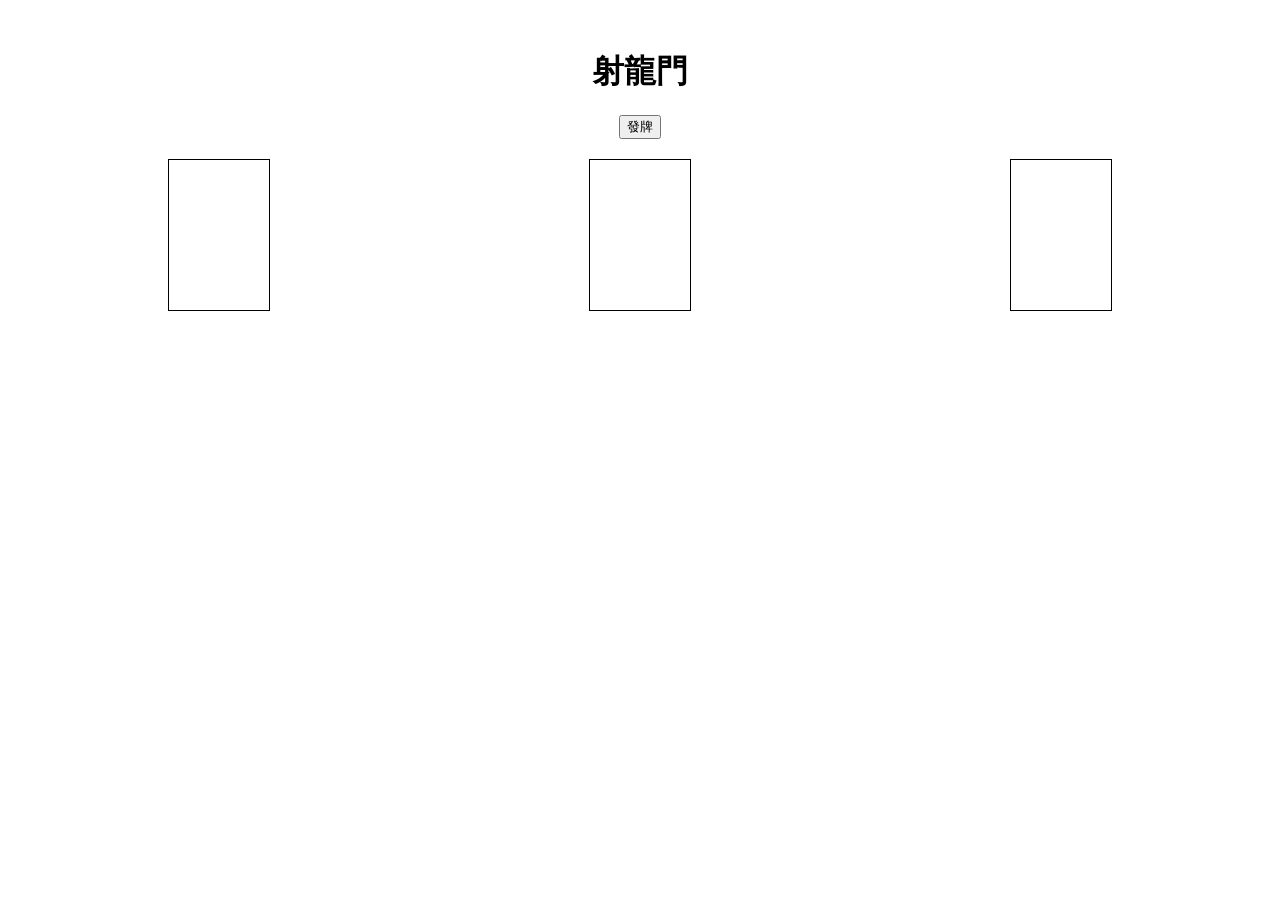
<file: dragonGate/index.html>
<!DOCTYPE html>
<html lang="en">
<head>
  <meta charset="UTF-8">
  <meta name="viewport" content="width=device-width, initial-scale=1.0">
  <title>射龍門</title>
  <link rel="stylesheet" href="styles.css">
</head>
<body>
  <div class="container">
    <h1>射龍門</h1>
    <button id="deal-btn">發牌</button>
    <div id="cards">
      <div id="card1"></div>
      <div id="card2"></div>
      <div id="card3"></div>
    </div>
    <div id="result"></div>
  </div>
  <script src="script.js"></script>
</body>
</html>
</file>
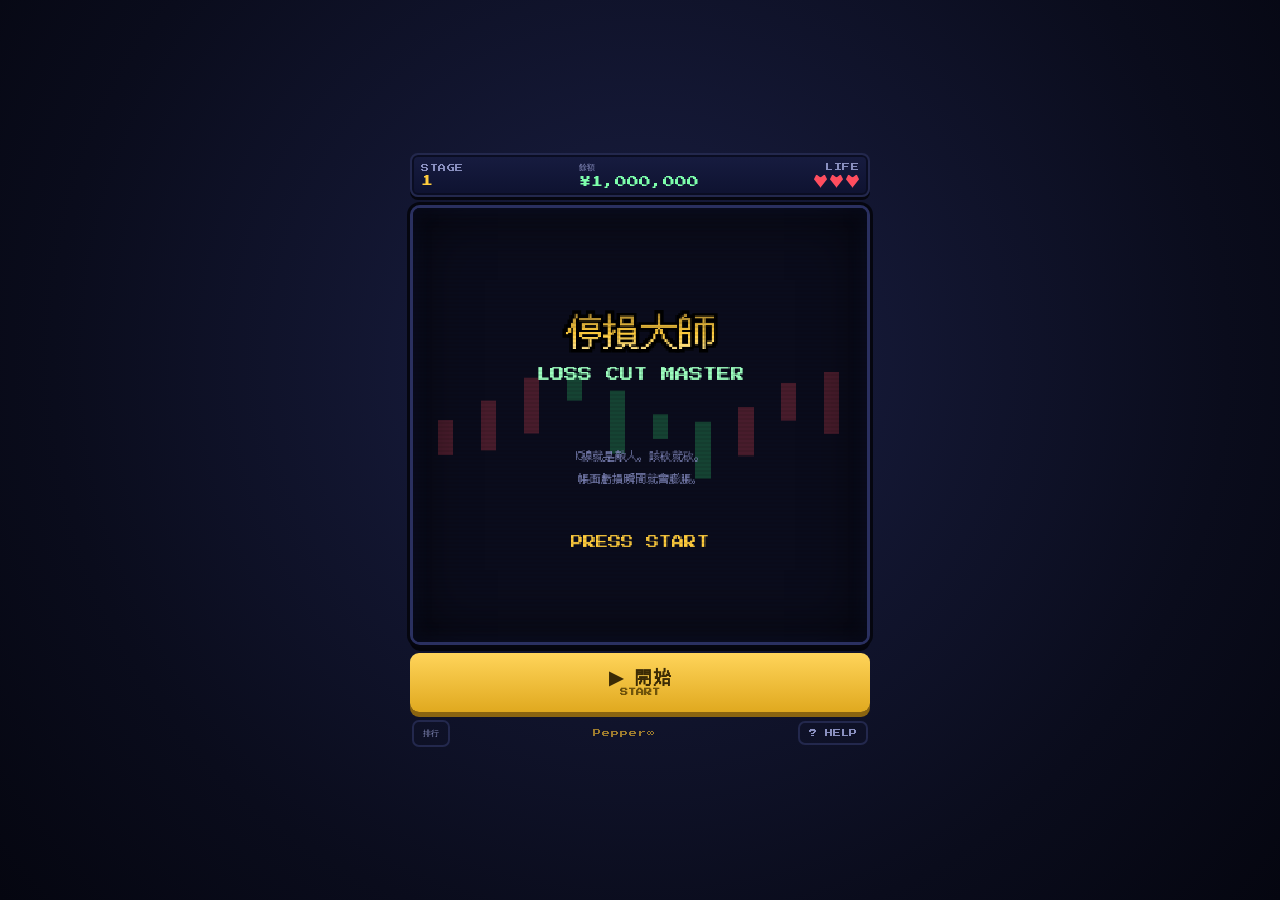
<file: losscut-master/index.html>
<!DOCTYPE html>
<html lang="zh-Hant">
<head>
<meta charset="UTF-8">
<meta name="viewport" content="width=device-width, initial-scale=1.0, maximum-scale=1.0, user-scalable=no">
<title>停損大師 - LOSS CUT MASTER</title>

<link rel="preconnect" href="https://fonts.googleapis.com">
<link rel="preconnect" href="https://fonts.gstatic.com" crossorigin>
<link href="https://fonts.googleapis.com/css2?family=DotGothic16&family=Press+Start+2P&display=swap" rel="stylesheet">
<style>
  :root{
    --bg0:#0a0c1c; --bg1:#161a3a; --panel:#0c0f24; --line:#23284d;
    --green:#37e87a; --greenH:#7dffab; --red:#ff4d5e; --redH:#ff8a94;
    --gold:#ffcc3d; --goldD:#9e7c2e; --blue:#3d7dff; --blueH:#79a6ff;
    --txt:#eef1ff; --dim:#8a90c0;
    /* 中文 fallback：DotGothic16 為日文像素字型，未涵蓋全部繁中字 */
    --cjk:'DotGothic16','Microsoft JhengHei','PingFang TC','Noto Sans TC',sans-serif;
  }
  *{box-sizing:border-box; -webkit-tap-highlight-color:transparent;}
  html,body{margin:0; height:100%; background:#000; overflow:hidden;}
  body{
    display:flex; align-items:center; justify-content:center;
    font-family:var(--cjk);
    background:
      radial-gradient(circle at 50% 40%, #1a1f44 0%, #0a0c1c 70%, #050610 100%);
    padding:8px;
  }
  .machine{
    width:100%; max-width:460px;
    display:flex; flex-direction:column; gap:8px;
    user-select:none;
  }
  /* ===== HUD ===== */
  .hud{
    display:flex; align-items:stretch; justify-content:space-between;
    gap:6px;
    background:linear-gradient(#171c40,#0e1230);
    border:2px solid var(--line);
    border-radius:8px; padding:7px 9px;
    box-shadow:0 3px 0 #05060f, inset 0 0 0 2px #0a0d22;
  }
  .hud .cell{display:flex; flex-direction:column; gap:3px; justify-content:center;}
  .hud .lbl{font-size:8px; color:var(--dim); font-family:'Press Start 2P',monospace; letter-spacing:.5px;}
  .hud .val{font-size:12px; color:var(--txt); font-family:'Press Start 2P',monospace;}
  .hud .stage .val{color:var(--gold);}
  .hud .acct .val{color:var(--greenH);}
  .hud .lives{align-items:flex-end;}
  .hearts{display:flex; gap:3px; margin-top:1px;}
  .heart{width:13px; height:13px; position:relative; background:#2a2f55;
    clip-path:polygon(50% 100%,0 35%,18% 0,50% 22%,82% 0,100% 35%);}
  .heart .q{position:absolute; width:51%; height:51%; background:var(--red); transition:opacity .18s;}
  .heart .tl{top:0; left:0;} .heart .tr{top:0; right:0;}
  .heart .bl{bottom:0; left:0;} .heart .br{bottom:0; right:0;}
  .heart.lit{box-shadow:0 0 5px rgba(255,77,94,.6);}

  /* ===== SCREEN ===== */
  .screenWrap{position:relative; border-radius:10px; overflow:hidden;
    border:3px solid #2a3060; box-shadow:0 0 0 3px #05060f, 0 6px 0 #04050d;}
  canvas{display:block; width:100%; height:auto; image-rendering:pixelated;
    image-rendering:crisp-edges; background:#0a0c1c;}
  /* CRT overlays */
  .scan{position:absolute; inset:0; pointer-events:none; z-index:3;
    background:repeating-linear-gradient(0deg, rgba(0,0,0,0) 0px, rgba(0,0,0,0) 2px, rgba(0,0,0,.18) 3px, rgba(0,0,0,0) 4px);
    mix-blend-mode:multiply;}
  .vig{position:absolute; inset:0; pointer-events:none; z-index:4;
    box-shadow:inset 0 0 60px rgba(0,0,0,.7), inset 0 0 18px rgba(40,60,160,.25);}

  /* ===== CONTROLS ===== */
  .controls{display:flex; gap:8px;}
  .btn{
    flex:1; border:none; cursor:pointer; color:#fff;
    font-family:var(--cjk); font-weight:700;
    border-radius:9px; padding:14px 6px 16px; position:relative;
    transition:transform .04s, box-shadow .04s; touch-action:manipulation;
    display:flex; flex-direction:column; align-items:center; gap:3px;
  }
  .btn .jp{font-size:19px; line-height:1; letter-spacing:1px;}
  .btn .en{font-size:8px; font-family:'Press Start 2P',monospace; opacity:.85;}
  .btn.cut{background:linear-gradient(#ff5e6e,#d62d3e); box-shadow:0 5px 0 #8c0f1c;}
  .btn.hold{background:linear-gradient(#4d8bff,#2657d6); box-shadow:0 5px 0 #14338f;}
  .btn.prim{background:linear-gradient(#ffd45a,#e0a91f); color:#3a2a05; box-shadow:0 5px 0 #8a6410;}
  .btn.prim .jp{font-size:18px;} .btn.prim .en{color:#5a4205;}
  .btn:active{transform:translateY(4px); box-shadow:0 1px 0 #000;}
  .btn.flash{animation:bf .18s;}
  @keyframes bf{0%{filter:brightness(2)}100%{filter:brightness(1)}}
  .hidden{display:none !important;}

  .footer{display:flex; justify-content:space-between; align-items:center; padding:0 2px;}
  .mini{background:none; border:2px solid var(--line); color:var(--dim);
    font-family:'Press Start 2P',monospace; font-size:8px; padding:6px 9px;
    border-radius:7px; cursor:pointer;}
  .mini:active{transform:translateY(2px);}
  .tag{font-family:'Press Start 2P',monospace; font-size:8px; color:var(--goldD); letter-spacing:1px;}
</style>
</head>
<body>
<div class="machine">
  <div class="hud">
    <div class="cell stage"><span class="lbl">STAGE</span><span class="val" id="hStage">1</span></div>
    <div class="cell acct"><span class="lbl">餘額</span><span class="val" id="hAcct">¥1,000,000</span></div>
    <div class="cell lives"><span class="lbl">LIFE</span><div class="hearts" id="hHearts"></div></div>
  </div>

  <div class="screenWrap">
    <canvas id="game" width="360" height="344"></canvas>
    <div class="scan"></div>
    <div class="vig"></div>
  </div>

  <div class="controls">
    <button class="btn prim" id="btnPrim"><span class="jp">▶ 開始</span><span class="en">START</span></button>
    <button class="btn cut hidden" id="btnCut"><span class="jp">砍倉</span><span class="en">CUT</span></button>
    <button class="btn hold hidden" id="btnHold"><span class="jp">續抱</span><span class="en">HOLD</span></button>
  </div>

  <div class="footer">
    <button class="mini" id="btnScore">排行</button>
    <span class="tag">Pepper∞</span>
    <button class="mini" id="btnHowto">? HELP</button>
  </div>
</div>

<script>
const cv = document.getElementById('game');
const ctx = cv.getContext('2d');
ctx.imageSmoothingEnabled = false;
const W = cv.width, H = cv.height;
// 中文字型堆疊（Canvas 用）：DotGothic16 缺字時自動 fallback
const CJK = "'DotGothic16','Microsoft JhengHei','PingFang TC','Noto Sans TC',sans-serif";

// ---------- palette ----------
const C = {
  bg:'#0a0c1c', grid:'#1a1f44', gridDim:'#13173a', line:'#23284d',
  green:'#37e87a', greenH:'#9dffc0', greenD:'#0f7a3e',
  red:'#ff4d5e', redH:'#ff9aa3', redD:'#8c1622',
  gold:'#ffcc3d', goldD:'#9e7c2e', blue:'#3d7dff',
  txt:'#eef1ff', dim:'#7e84b8', white:'#ffffff'
};

// ---------- audio ----------
let AC=null, muted=false, masterGain=null;
function initAudio(){
  if(AC) return;
  try{ AC=new (window.AudioContext||window.webkitAudioContext)();
    masterGain=AC.createGain(); masterGain.gain.value=.5; masterGain.connect(AC.destination);
  }catch(e){}
}
function beep(freq,dur,type='square',vol=.3,slideTo=null){
  if(!AC||muted) return;
  const o=AC.createOscillator(), g=AC.createGain();
  o.type=type; o.frequency.setValueAtTime(freq,AC.currentTime);
  if(slideTo) o.frequency.exponentialRampToValueAtTime(slideTo,AC.currentTime+dur);
  g.gain.setValueAtTime(vol,AC.currentTime);
  g.gain.exponentialRampToValueAtTime(.0001,AC.currentTime+dur);
  o.connect(g); g.connect(masterGain); o.start(); o.stop(AC.currentTime+dur);
}
function noise(dur,vol=.4){
  if(!AC||muted) return;
  const n=Math.floor(AC.sampleRate*dur), buf=AC.createBuffer(1,n,AC.sampleRate);
  const d=buf.getChannelData(0); for(let i=0;i<n;i++) d[i]=(Math.random()*2-1)*(1-i/n);
  const s=AC.createBufferSource(); s.buffer=buf;
  const g=AC.createGain(); g.gain.value=vol; const f=AC.createBiquadFilter(); f.type='lowpass'; f.frequency.value=900;
  s.connect(f); f.connect(g); g.connect(masterGain); s.start();
}
const sfx={
  click:()=>beep(440,.06,'square',.25),
  hold:()=>beep(300,.05,'triangle',.18),
  cut:()=>{beep(700,.12,'sawtooth',.3,140);},
  coin:()=>{beep(988,.07,'square',.3); setTimeout(()=>beep(1319,.12,'square',.3),70);},
  profit:()=>{[523,659,784,1047].forEach((f,i)=>setTimeout(()=>beep(f,.12,'square',.28),i*55));},
  combo:(n)=>{const base=600+Math.min(n,12)*40; beep(base,.08,'square',.3); setTimeout(()=>beep(base*1.5,.12,'square',.3),60);},
  losscut:()=>{noise(.4,.5); beep(160,.4,'sawtooth',.35,50);},
  stage:()=>{[392,523,659,784].forEach((f,i)=>setTimeout(()=>beep(f,.14,'triangle',.3),i*90));},
  rank:()=>{[523,659,784,1047,1319].forEach((f,i)=>setTimeout(()=>beep(f,.16,'square',.3),i*100));},
  heart:()=>beep(70,.18,'sine',.5,55),
  news:()=>{ beep(900,.1,'square',.32); setTimeout(()=>beep(680,.1,'square',.32),110); setTimeout(()=>beep(900,.12,'square',.32),220); noise(.25,.35); },
};

// ---------- game state ----------
const START_CASH=1000000;
const LOT=50000;            // 價格每變動 1.00 對應的損益（¥）
const LOSSCUT_YEN=60000;    // 強制停損門檻
const TRADES_PER_STAGE=5;

let state={};
function resetGame(){
  state={
    phase:'title',
    cash:START_CASH, lives:3, stage:1, tradeInStage:0,
    score:0, combo:0, maxCombo:0, stageBonus:0,
    losersCutClean:0, losersTotal:0, tradesPlayed:0,
    trade:null, idx:0, cut:false, ended:false,
    revealN:0, result:null,
    shake:0, flash:null, particles:[], floats:[],
    popup:null, mascot:{expr:'calm', t:0},
    heartT:0, idle:0, t:0,
    fever:false, consecLosscut:0, denialLost:0, newRecord:false,
  };
}
resetGame();

// ---------- best record (persists when opened as a local file) ----------
function loadScores(){ try{ const s=localStorage.getItem('lcm_scores'); if(s) return JSON.parse(s); }catch(e){} return []; }
function saveScores(a){ try{ localStorage.setItem('lcm_scores', JSON.stringify(a)); }catch(e){} }
let scores=loadScores();                 // top 5, sorted desc
let best=scores[0]||{score:0, rank:'-', trades:0};

// ---------- trade generation : ROGUELIKE RANDOM ENGINE ----------
function rr(a,b){ return a+Math.random()*(b-a); }
const NEWS_CHANCE = 0.02; // ~2% per trade : 經濟指標衝擊（瞬間急漲/急跌）

// describe what randomly happened (shown after the decision)
function tradeName(t){
  if(t.isNews) return t.newsDown ? {jp:'經濟指標衝擊',en:'NEWS CRASH'} : {jp:'指標急漲',en:'NEWS SPIKE'};
  const c=t.candles, n=t.n, net=c[n-1].close-t.entry;
  let mn=Infinity,mx=-Infinity; for(const k of c){ if(k.close<mn)mn=k.close; if(k.close>mx)mx=k.close; }
  const up=mx-t.entry, dn=t.entry-mn, rangeP=mx-mn;
  if(up>0.5 && dn>0.45) return net>=0 ? {jp:'洗盤→反彈',en:'SHAKEOUT'} : {jp:'高檔反轉',en:'REVERSAL'};
  if(net>0.6)  return {jp:'上升趨勢',en:'UPTREND'};
  if(net<-0.6) return {jp:'下降趨勢',en:'DOWNTREND'};
  if(rangeP>0.7) return {jp:'劇烈震盪',en:'WHIPSAW'};
  return {jp:'盤整',en:'CHOP'};
}

function genTrade(stage){
  const n = 11 + Math.floor(Math.random()*6);
  const entry = 146 + Math.random()*8;
  // rare economic-indicator shock: one random candle gets a violent move
  const isNews = Math.random()<NEWS_CHANCE;
  const newsAt = 2 + Math.floor(Math.random()*Math.max(1,n-3));
  const newsDown = Math.random()<0.55;

  const candles=[]; let prev=entry;
  for(let i=0;i<n;i++){
    let close;
    if(i===0){ close=entry; }                       // entry candle (flat)
    else {
      // TRUE per-candle randomness: independent direction + independent length
      const downP = 0.50 + Math.min(0.12, stage*0.02); // +2%/level, caps at +12% (62%) by Lv6
      const dir = Math.random()<downP ? -1 : 1;
      const body = Math.random()<0.18 ? rr(0.30,0.65) : rr(0.06,0.24); // mostly small, sometimes long
      let mv = dir*body;
      if(isNews && i===newsAt) mv = (newsDown?-1:1)*rr(1.3,2.5);        // shock overrides
      close = prev + mv;
    }
    const open=prev, w=Math.abs(close-open);
    const hi=Math.max(open,close)+Math.random()*Math.max(0.03, w*0.2);
    const lo=Math.min(open,close)-Math.random()*Math.max(0.03, w*0.2);
    candles.push({open,close,hi,lo, news:(isNews&&i===newsAt)});
    prev=close;
  }
  const t={entry, candles, n, isNews, newsAt:(isNews?newsAt:-1), newsDown};
  t.label=tradeName(t);
  return t;
}
function plAt(i){ return (state.trade.candles[i].close - state.trade.entry)*LOT; }
function gaugeZone(pl){
  if(pl>=0) return 'green';
  const r=-pl/LOSSCUT_YEN;
  return r<0.42 ? 'yellow' : 'red';
}

// ---------- flow ----------
function startTrade(){
  state.trade=genTrade(state.stage);
  state.idx=0; state.cut=false; state.ended=false;
  state.revealN=0; state.result=null; state.idle=0;
  state.mascot={expr:'calm',t:0};
  state.phase='play'; setButtons();
}
function nextCandle(){ // HOLD
  if(state.phase!=='play') return;
  sfx.hold(); state.idle=0;
  if(state.idx < state.trade.n-1){
    state.idx++;
    if(state.trade.candles[state.idx].news) triggerNews();
    const loPL=(state.trade.candles[state.idx].lo - state.trade.entry)*LOT;  // wick low
    if(loPL <= -LOSSCUT_YEN){ forcedLosscut(); return; }   // a wick touching the line = forced losscut
    spawnRevealPop();
  } else {
    autoClose(); // ran out of candles -> realize at last
  }
}
function triggerNews(){
  state.shake=26; sfx.news();
  state.flash={c: state.trade.newsDown?C.red:C.green, a:.65};
  spawnFloat(state.trade.newsDown?"!! 經濟指標 暴跌 !!":"!! 經濟指標 急漲 !!",
             state.trade.newsDown?C.redH:C.greenH, W/2, 72);
}
function spawnRevealPop(){
  const pl=plAt(state.idx), z=gaugeZone(pl);
  if(z==='red'){ state.mascot={expr:'panic',t:9999}; if(state.t%2===0) sfx.heart && 0; }
  else if(z==='yellow') state.mascot={expr:'sweat',t:9999};
  else state.mascot={expr:'calm',t:9999};
}
function doCut(){
  if(state.phase!=='play') return;
  sfx.cut(); state.idle=0; state.cut=true;
  const pl=plAt(state.idx);
  state.shake=6; spawnSlash();
  // what holding would REALLY give: a wick touching the losscut line = forced liquidation
  const lcPrice=state.trade.entry - LOSSCUT_YEN/LOT;
  let finalPL=plAt(state.trade.n-1);
  for(let i=state.idx+1;i<state.trade.n;i++){ if(state.trade.candles[i].lo<=lcPrice){ finalPL=-LOSSCUT_YEN; break; } }
  state.consecLosscut=0;                  // you DID cut -> denial streak broken
  let pts=0, kind, comboUp=false;
  if(pl>=0){
    state.cash+=pl;                       // you banked this profit (real money) either way
    if(finalPL > pl){
      // it kept rising -> took profit TOO EARLY -> negative evaluation
      kind='early_tp'; comboUp=false; state.lives-=0.25;   // 太早獲利了結 -> 生命 -1/4
      beep(220,.2,'sawtooth',.3,110); setTimeout(()=>sfx.heart(),90); state.shake=10; state.mascot={expr:'dizzy',t:55}; state.flash={c:C.red,a:.32};
    } else {
      // banked at a good point (holding would've been same or worse)
      kind='profit'; comboUp=true; pts=Math.round(pl/100);
      sfx.profit(); spawnCoins(pl); state.mascot={expr:'cool',t:60}; state.flash={c:C.green,a:.35};
    }
  } else {
    state.cash+=pl;                       // a loss is a loss: realize it
    if(finalPL > pl){
      // price ROSE after you cut (loss would've shrunk, or turned to profit) -> too early
      kind='early'; comboUp=false;
      state.losersTotal++; state.lives-=0.25;   // 太早停損 -> 生命 -1/4
      beep(220,.2,'sawtooth',.3,110); setTimeout(()=>sfx.heart(),90); state.shake=11; state.mascot={expr:'dizzy',t:55}; state.flash={c:C.red,a:.38};
    } else {
      // price kept DROPPING after you cut -> you avoided a deeper loss -> nice cut
      kind='goodcut'; comboUp=true;
      const saved=pl-finalPL;             // positive: deeper loss avoided
      pts = Math.max(5, Math.round((55000 - Math.min(55000, -pl))/250) + Math.round(saved/120));
      state.losersCutClean++; state.losersTotal++;
      sfx.coin(); spawnCoins(Math.max(saved,12000)*0.6); state.mascot={expr:'cool',t:60}; state.flash={c:C.gold,a:.25};
    }
  }
  // combo is only earned once you've actually waited at least once:
  // an instant cut at entry (idx 0) and the final candle (idx===n-1) don't build combo (anti-cheese)
  const comboEligible = state.idx>=1 && state.idx < state.trade.n-1;
  if(comboUp && comboEligible){ state.combo=Math.min(10,state.combo+1); state.maxCombo=Math.max(state.maxCombo,state.combo);
    if(state.combo>1 && state.combo%3===0) sfx.combo(state.combo);
    if(state.combo===5){ sfx.combo(10); state.flash={c:C.gold,a:.4}; } }
  else if(!comboUp){ state.combo=0; }     // a genuinely bad cut still breaks the combo
  state.fever=state.combo>=5;
  const useCombo = comboUp && comboEligible;   // only eligible good cuts get the combo/fever multiplier
  pts=Math.max(pts,0)*(useCombo?Math.max(1,state.combo):1);
  if(state.fever && useCombo) pts*=2;
  state.score+=pts;
  endTrade({kind, pl, finalPL, pts});
}
function forcedLosscut(){
  state.cut=true;
  const pl=-LOSSCUT_YEN; // realize at losscut line
  state.cash+=pl;
  state.combo=0; state.lives--;
  state.fever=false;
  state.consecLosscut++; state.denialLost += LOSSCUT_YEN;
  state.losersTotal++;
  state.shake=18; state.flash={c:C.red,a:.6};
  sfx.losscut(); setTimeout(()=>sfx.heart(),120);
  spawnExplosion();
  state.mascot={expr:'dizzy',t:90};
  let finalPL=plAt(state.trade.n-1);
  endTrade({kind:'losscut', pl, finalPL, pts:0});
}
function autoClose(){
  const pl=plAt(state.idx);
  state.cash+=pl;
  let kind, comboUp;
  if(pl>=0){ kind='profit'; comboUp=true; sfx.profit(); spawnCoins(pl); state.mascot={expr:'cool',t:60}; state.consecLosscut=0; }
  else { kind='loss'; comboUp=false; state.losersTotal++; beep(220,.2,'sawtooth',.3,110); state.mascot={expr:'dizzy',t:50}; state.flash={c:C.red,a:.35}; }
  if(comboUp){ state.combo=Math.min(10,state.combo+1); state.maxCombo=Math.max(state.maxCombo,state.combo); }
  else state.combo=0;
  state.fever=state.combo>=5;
  const pts = comboUp ? Math.max(1,Math.round(Math.abs(pl)/200))*Math.max(1,state.combo)*(state.fever?2:1) : 0;
  state.score+=pts;
  endTrade({kind, pl, finalPL:pl, pts});
}
function endTrade(res){
  state.result=res; state.ended=true; state.revealN=state.idx;
  state.phase='reveal'; state.revealClock=0; setButtons();
  // build popup
  const map={
    profit:{t:'獲利了結！',sub:'時機抓得好',col:C.greenH},
    early_tp:{t:'太早獲利了結',sub:'其實還會再漲…',col:C.redH},
    goodcut:{t:'漂亮停損！',sub:'把損失控制住了',col:C.gold},
    early:{t:'太早停損',sub:'砍倉後反而上漲了…',col:C.redH},
    loss:{t:'虧損',sub:'抱到最後還是賠',col:C.redH},
    losscut:{t:'強制停損…',sub:'凹單過頭！LIFE -1',col:C.redH},
  };
  state.popup={...map[res.kind], t0:0};
}
function afterReveal(){
  state.tradeInStage++; state.tradesPlayed++;
  if(state.lives<=0 || state.cash<=0){ gameOver(); return; }
  if(state.tradeInStage>=TRADES_PER_STAGE){
    state.stageBonus=500; state.score+=500;   // stage-clear bonus: +500 each stage
    state.tradeInStage=0; state.stage++;
    state.phase='stage'; state.stageClock=0; sfx.stage(); setButtons();
  } else {
    startTrade();
  }
}
function rankOf(s){
  if(s>=300000) return '★★★★★';
  if(s>=200000) return '★★★★';
  if(s>=100000) return '★★★';
  if(s>=70000)  return 'SSS';
  if(s>=50000)  return 'SS';
  if(s>=40000)  return 'S';
  if(s>=30000)  return 'A';
  if(s>=20000)  return 'B';
  if(s>=10000)  return 'C';
  return 'D';
}
function rankColor(r){
  return ({D:C.dim,C:'#ff9a5a',B:C.blue,A:C.greenH,S:C.gold,SS:'#ffd24a',SSS:'#ffe46a',
    '★':C.gold,'★★':'#ffd24a','★★★':'#ffe46a','★★★★':'#fff0a0','★★★★★':'#fff7cc'})[r]||C.gold;
}
function gameOver(){
  state.phase='over'; setButtons();
  // rank is based on SCORE only, so the leaderboard stays consistent (higher score = better rank)
  const rate = state.losersTotal? state.losersCutClean/state.losersTotal : 1;
  state.cutRate=Math.round(rate*100);
  state.rank=rankOf(state.score);
  const wasTop = scores.length===0 || state.score>scores[0].score;
  scores.push({score:state.score, rank:state.rank, trades:state.tradesPlayed});
  scores.sort((a,b)=>b.score-a.score); scores=scores.slice(0,5); saveScores(scores);
  best=scores[0];
  state.newRecord = wasTop && state.score>0;
  setTimeout(()=>sfx.rank(),300);
}

// ---------- effects ----------
function spawnCoins(amount){
  const n=Math.min(18, 4+Math.floor(Math.abs(amount)/6000));
  for(let i=0;i<n;i++) state.particles.push({
    type:'coin', x:CX(state.idx), y:CY(plAt(state.idx)),
    vx:(Math.random()-0.5)*4, vy:-3-Math.random()*3.5, g:0.22,
    life:40+Math.random()*20, t:0, r:3+Math.random()*2
  });
}
function spawnSlash(){ state.slash={t:0, x:CX(state.idx)}; }
function spawnExplosion(){
  for(let i=0;i<26;i++){ const a=Math.random()*Math.PI*2, s=2+Math.random()*5;
    state.particles.push({type:'spark', x:CX(state.idx), y:CY(plAt(state.idx)),
      vx:Math.cos(a)*s, vy:Math.sin(a)*s, g:0.08, life:24+Math.random()*16, t:0,
      col: Math.random()<.5?C.red:C.gold});
  }
}
function spawnFloat(txt,col,x,y){ state.floats.push({txt,col,x,y,t:0,life:60}); }

// ---------- coordinate mapping (chart) ----------
const CHART={x:14, y:46, w:332, h:196};
let priceMin=0, priceMax=1;
function recalcRange(){
  const cs=state.trade.candles;
  let maxI = state.phase==='play' ? state.idx : Math.min(cs.length-1, state.revealN);
  if(maxI<0) maxI=0;
  let mn=Infinity,mx=-Infinity;
  for(let i=0;i<=maxI;i++){ mn=Math.min(mn,cs[i].lo); mx=Math.max(mx,cs[i].hi); }
  mn=Math.min(mn, state.trade.entry); mx=Math.max(mx, state.trade.entry);
  let span=mx-mn; const MINSPAN=0.7;
  if(span<MINSPAN){ const mid=(mx+mn)/2; mn=mid-MINSPAN/2; mx=mid+MINSPAN/2; span=MINSPAN; }
  const pad=span*0.14+0.04; priceMin=mn-pad; priceMax=mx+pad;
}
function CY(pl){ const price=state.trade.entry+pl/LOT;
  return CHART.y+CHART.h-((price-priceMin)/(priceMax-priceMin))*CHART.h; }
function priceY(price){ return CHART.y+CHART.h-((price-priceMin)/(priceMax-priceMin))*CHART.h; }
function CX(i){ const slots=state.trade.n; const cw=CHART.w/slots; return CHART.x+cw*i+cw/2; }

// ---------- rendering ----------
function clear(){ ctx.fillStyle=C.bg; ctx.fillRect(0,0,W,H); }
function px(x){ return Math.round(x); }

function drawGrid(){
  ctx.strokeStyle=C.gridDim; ctx.lineWidth=1;
  for(let i=0;i<=4;i++){ const y=px(CHART.y+CHART.h*i/4)+.5;
    ctx.beginPath(); ctx.moveTo(CHART.x,y); ctx.lineTo(CHART.x+CHART.w,y); ctx.stroke(); }
  for(let i=0;i<=6;i++){ const x=px(CHART.x+CHART.w*i/6)+.5;
    ctx.beginPath(); ctx.moveTo(x,CHART.y); ctx.lineTo(x,CHART.y+CHART.h); ctx.stroke(); }
}
function drawCandles(){
  const cs=state.trade.candles, slots=state.trade.n, cw=CHART.w/slots;
  const bw=Math.max(5, cw*0.62);
  // entry dashed line
  const ey=px(priceY(state.trade.entry))+.5;
  ctx.strokeStyle=C.blue; ctx.lineWidth=1; ctx.setLineDash([4,3]);
  ctx.beginPath(); ctx.moveTo(CHART.x,ey); ctx.lineTo(CHART.x+CHART.w,ey); ctx.stroke();
  ctx.setLineDash([]);
  ctx.fillStyle=C.blue; ctx.font="8px 'Press Start 2P'"; ctx.textAlign='left';
  ctx.fillText("ENTRY", CHART.x+2, ey-3);

  // losscut line
  const lcPrice=state.trade.entry - LOSSCUT_YEN/LOT;
  const ly=priceY(lcPrice);
  if(ly>CHART.y && ly<CHART.y+CHART.h){
    ctx.strokeStyle=C.redD; ctx.setLineDash([2,3]);
    ctx.beginPath(); ctx.moveTo(CHART.x,px(ly)+.5); ctx.lineTo(CHART.x+CHART.w,px(ly)+.5); ctx.stroke();
    ctx.setLineDash([]); ctx.fillStyle=C.redD; ctx.textAlign='right';
    ctx.fillText("LOSSCUT", CHART.x+CHART.w-2, px(ly)-3);
  }

  const upto = state.phase==='play' ? state.idx
             : Math.min(state.trade.n-1, state.revealN);
  for(let i=0;i<state.trade.n;i++){
    const ghost = i>state.idx; // candles after the cut = "what would've happened"
    if(i>upto) continue;
    const c=cs[i];
    const up = c.close>=c.open;
    const cx=CX(i);
    const oY=priceY(c.open), clY=priceY(c.close), hY=priceY(c.hi), lY=priceY(c.lo);
    let col = up?C.green:C.red;
    if(i===state.idx && state.phase==='play') col = up?C.greenH:C.redH;
    ctx.globalAlpha = ghost?0.32:1;
    // wick
    ctx.strokeStyle=col; ctx.lineWidth=2;
    ctx.beginPath(); ctx.moveTo(px(cx)+.5,px(hY)); ctx.lineTo(px(cx)+.5,px(lY)); ctx.stroke();
    // body
    const top=Math.min(oY,clY), h=Math.max(3,Math.abs(clY-oY));
    ctx.fillStyle=col; ctx.fillRect(px(cx-bw/2), px(top), px(bw), px(h));
    // highlight pixel
    ctx.fillStyle='rgba(255,255,255,.35)';
    ctx.fillRect(px(cx-bw/2), px(top), px(bw), 1);
    ctx.globalAlpha=1;
  }
  // current price marker line
  if(state.phase==='play'){
    const pl=plAt(state.idx), z=gaugeZone(pl);
    const cy=px(priceY(cs[state.idx].close))+.5;
    const mc = pl>=0?C.green:(z==='red'?C.red:C.gold);
    ctx.strokeStyle=mc; ctx.globalAlpha=.5; ctx.setLineDash([2,3]);
    ctx.beginPath(); ctx.moveTo(CX(state.idx),cy); ctx.lineTo(CHART.x+CHART.w,cy); ctx.stroke();
    ctx.setLineDash([]); ctx.globalAlpha=1;
    // price tag
    ctx.fillStyle=mc; ctx.fillRect(CHART.x+CHART.w-50, cy-7, 50, 14);
    ctx.fillStyle=C.bg; ctx.font="8px 'Press Start 2P'"; ctx.textAlign='center';
    ctx.fillText(cs[state.idx].close.toFixed(2), CHART.x+CHART.w-25, cy+3);
  }
}

function drawPLbar(){
  // P/L number top-left
  const pl = state.trade && state.phase!=='title' ? plAt(state.cut?Math.min(state.idx,state.trade.n-1):state.idx):0;
  const z=gaugeZone(pl);
  ctx.textAlign='left';
  ctx.font="8px "+CJK; ctx.fillStyle=C.dim;
  ctx.fillText("帳面損益", 14, 22);
  const col = pl>=0?C.greenH:(z==='red'?C.redH:C.gold);
  ctx.font="14px 'Press Start 2P'"; ctx.fillStyle=col;
  ctx.fillText(yen(pl), 14, 38);

  // danger gauge (right top)
  const gx=210, gy=14, gw=136, gh=10;
  ctx.fillStyle='#15193a'; ctx.fillRect(gx,gy,gw,gh);
  ctx.strokeStyle=C.line; ctx.strokeRect(gx+.5,gy+.5,gw-1,gh-1);
  const r=Math.min(1, Math.max(0, -pl/LOSSCUT_YEN));
  if(pl>=0){
    const pr=Math.min(1, pl/ (LOSSCUT_YEN));
    ctx.fillStyle=C.green; ctx.fillRect(gx,gy,gw*pr,gh);
  } else {
    const c = z==='red'?C.red:C.gold;
    ctx.fillStyle=c; ctx.fillRect(gx,gy,gw*r,gh);
    if(z==='red'){ ctx.fillStyle=C.redH; ctx.fillRect(gx,gy,gw*r,2); }
  }
  ctx.font="7px 'Press Start 2P'"; ctx.textAlign='right'; ctx.fillStyle=C.dim;
  ctx.fillText(pl>=0?"PROFIT":"DANGER", gx+gw, gy-3);
}

function drawCombo(){
  if(state.combo<2) return;
  const x=W-16, y=78;
  if(state.fever){ ctx.textAlign='right'; ctx.font="9px 'Press Start 2P'";
    ctx.fillStyle=Math.sin(state.t*0.5)>0?C.gold:'#fff3c0'; ctx.fillText("★FEVER x2★", x, y-14); }
  const big=state.combo>=6;
  ctx.textAlign='right';
  ctx.font="9px 'Press Start 2P'"; ctx.fillStyle=big?C.gold:C.greenH;
  ctx.fillText("COMBO", x, y);
  const pulse=1+0.12*Math.sin(state.t*0.4);
  ctx.save(); ctx.translate(x,y+20); ctx.scale(pulse,pulse);
  ctx.font="22px 'Press Start 2P'"; ctx.fillStyle=big?C.gold:C.greenH;
  ctx.strokeStyle=big?C.goldD:C.greenD; ctx.lineWidth=3;
  const cvv=Math.min(10,state.combo);
  ctx.strokeText(cvv+'x',0,0); ctx.fillText(cvv+'x',0,0);
  ctx.restore();
}

// ----- mascot (boy) -----
function drawMascot(){
  const mx=48, my=314, expr=state.mascot.expr;
  ctx.save(); ctx.translate(mx,my);
  const bob=Math.sin(state.t*0.15)*2; ctx.translate(0,bob);
  if(expr==='panic') ctx.translate(Math.sin(state.t*1.6)*1.4,0);
  if(expr==='dizzy') ctx.rotate(Math.sin(state.t*0.4)*0.06);

  const skin='#f6c79a', hair='#4a3322', shirt='#2f8fdc';
  const hy=-18;

  // shirt / torso
  ctx.fillStyle=shirt;
  ctx.beginPath(); ctx.moveTo(-12,18); ctx.lineTo(-10,1); ctx.quadraticCurveTo(0,-3,10,1); ctx.lineTo(12,18); ctx.closePath(); ctx.fill();
  ctx.fillStyle='#256fb0'; ctx.fillRect(-4,-2,8,4); // collar
  // arms + skin hands
  ctx.fillStyle=shirt;
  if(expr==='cool'){
    ctx.fillRect(9,1,4,8); ctx.fillStyle=skin; ctx.beginPath(); ctx.arc(11,-1,3.4,0,Math.PI*2); ctx.fill();
    ctx.fillStyle=shirt; ctx.fillRect(-13,8,4,8); ctx.fillStyle=skin; ctx.beginPath(); ctx.arc(-11,17,3,0,Math.PI*2); ctx.fill();
  } else if(expr==='panic'){
    ctx.fillRect(-14,1,4,8); ctx.fillRect(10,1,4,8);
    ctx.fillStyle=skin; ctx.beginPath(); ctx.arc(-12,0,3,0,Math.PI*2); ctx.fill(); ctx.beginPath(); ctx.arc(12,0,3,0,Math.PI*2); ctx.fill();
  } else {
    ctx.fillRect(-13,6,4,9); ctx.fillRect(9,6,4,9);
    ctx.fillStyle=skin; ctx.beginPath(); ctx.arc(-11,16,3,0,Math.PI*2); ctx.fill(); ctx.beginPath(); ctx.arc(11,16,3,0,Math.PI*2); ctx.fill();
  }

  // hair (behind face) + spikes
  ctx.fillStyle=hair;
  ctx.beginPath(); ctx.ellipse(0,hy-3,14,13,0,0,Math.PI*2); ctx.fill();
  ctx.beginPath();
  ctx.moveTo(-8,hy-13); ctx.lineTo(-4,hy-18); ctx.lineTo(-1,hy-13);
  ctx.lineTo(2,hy-13); ctx.lineTo(5,hy-18); ctx.lineTo(9,hy-12); ctx.closePath(); ctx.fill();
  // face
  ctx.fillStyle=skin;
  ctx.beginPath(); ctx.ellipse(0,hy+2,12,12,0,0,Math.PI*2); ctx.fill();
  ctx.beginPath(); ctx.arc(-12.5,hy+3,2.4,0,Math.PI*2); ctx.fill();
  ctx.beginPath(); ctx.arc(12.5,hy+3,2.4,0,Math.PI*2); ctx.fill();

  if(expr==='cool'){
    ctx.fillStyle='#15151c'; ctx.fillRect(-10,hy-2,8,5); ctx.fillRect(2,hy-2,8,5); ctx.fillRect(-2,hy,4,2);
    ctx.fillStyle='#fff'; ctx.fillRect(-9,hy-1,2,1); ctx.fillRect(3,hy-1,2,1);
    ctx.strokeStyle='#7a3b2e'; ctx.lineWidth=1.6; ctx.lineCap='round';
    ctx.beginPath(); ctx.arc(0,hy+7,4,0.12*Math.PI,0.88*Math.PI); ctx.stroke();
  } else if(expr==='dizzy'){
    ctx.strokeStyle='#3a2a22'; ctx.lineWidth=1.6; ctx.lineCap='round';
    ctx.beginPath(); ctx.moveTo(-9,hy-2);ctx.lineTo(-4,hy+1);ctx.lineTo(-9,hy+4);
    ctx.moveTo(9,hy-2);ctx.lineTo(4,hy+1);ctx.lineTo(9,hy+4); ctx.stroke();
    ctx.strokeStyle='#7a3b2e'; ctx.beginPath(); ctx.moveTo(-3,hy+9);ctx.quadraticCurveTo(0,hy+7,3,hy+9); ctx.stroke();
  } else {
    const big = expr==='panic';
    // eyebrows (make it read as a boy + show emotion)
    ctx.strokeStyle='#3a2a22'; ctx.lineWidth=1.8; ctx.lineCap='round';
    ctx.beginPath();
    if(big){ ctx.moveTo(-9,hy-6);ctx.lineTo(-4,hy-7); ctx.moveTo(4,hy-7);ctx.lineTo(9,hy-6); }
    else if(expr==='sweat'){ ctx.moveTo(-9,hy-7);ctx.lineTo(-4,hy-5); ctx.moveTo(4,hy-5);ctx.lineTo(9,hy-7); }
    else { ctx.moveTo(-9,hy-5);ctx.lineTo(-4,hy-6); ctx.moveTo(4,hy-6);ctx.lineTo(9,hy-5); }
    ctx.stroke();
    // eyes
    const er=big?4.4:3.6, pr=big?1.4:2, pyo= expr==='sweat'?-1:0;
    ctx.fillStyle='#fff';
    ctx.beginPath(); ctx.ellipse(-5,hy,er-1,er,0,0,Math.PI*2); ctx.fill();
    ctx.beginPath(); ctx.ellipse(5,hy,er-1,er,0,0,Math.PI*2); ctx.fill();
    ctx.fillStyle='#2a1c14';
    ctx.beginPath(); ctx.arc(-5,hy+pyo,pr,0,Math.PI*2); ctx.fill();
    ctx.beginPath(); ctx.arc(5,hy+pyo,pr,0,Math.PI*2); ctx.fill();
    ctx.fillStyle='#fff'; ctx.beginPath(); ctx.arc(-6,hy-1+pyo,0.9,0,Math.PI*2); ctx.fill(); ctx.beginPath(); ctx.arc(4,hy-1+pyo,0.9,0,Math.PI*2); ctx.fill();
    // mouth
    ctx.strokeStyle='#7a3b2e'; ctx.lineWidth=1.6; ctx.lineCap='round';
    if(big){ ctx.fillStyle='#6a241f'; ctx.beginPath(); ctx.ellipse(0,hy+8,2.6,3,0,0,Math.PI*2); ctx.fill(); }
    else if(expr==='sweat'){ ctx.beginPath(); ctx.moveTo(-3,hy+8);ctx.lineTo(3,hy+8); ctx.stroke(); }
    else { ctx.beginPath(); ctx.arc(0,hy+6,3.4,0.1*Math.PI,0.9*Math.PI); ctx.stroke(); }
    // sweat drop
    if(expr==='sweat'||big){ ctx.fillStyle='#5bc8ff'; const sy=hy-8+Math.sin(state.t*0.3)*2;
      ctx.beginPath(); ctx.ellipse(11,sy,2.2,3.2,0,0,Math.PI*2); ctx.fill(); }
  }
  ctx.restore();
  ctx.fillStyle=C.goldD; ctx.font="7px 'Press Start 2P'"; ctx.textAlign='center';
  ctx.fillText("PEP", mx, my+20);
}

// ----- particles / floats / slash -----
function drawParticles(){
  for(let i=state.particles.length-1;i>=0;i--){ const p=state.particles[i];
    p.t++; p.vy+=p.g; p.x+=p.vx; p.y+=p.vy;
    const a=1-p.t/p.life; if(a<=0){state.particles.splice(i,1); continue;}
    ctx.globalAlpha=a;
    if(p.type==='coin'){
      ctx.fillStyle=C.gold; ctx.fillRect(px(p.x-p.r),px(p.y-p.r),px(p.r*2),px(p.r*2));
      ctx.fillStyle=C.goldD; ctx.fillRect(px(p.x-p.r),px(p.y-p.r),px(p.r*2),1);
      ctx.fillStyle='#fff6c0'; ctx.fillRect(px(p.x-1),px(p.y-p.r),1,px(p.r*2));
    } else { ctx.fillStyle=p.col; ctx.fillRect(px(p.x-2),px(p.y-2),4,4); }
    ctx.globalAlpha=1;
  }
  for(let i=state.floats.length-1;i>=0;i--){ const f=state.floats[i]; f.t++; f.y-=0.7;
    const a=1-f.t/f.life; if(a<=0){state.floats.splice(i,1);continue;}
    ctx.globalAlpha=a; ctx.font="10px "+CJK; ctx.textAlign='center';
    ctx.fillStyle='#000'; ctx.fillText(f.txt,f.x+1,f.y+1);
    ctx.fillStyle=f.col; ctx.fillText(f.txt,f.x,f.y); ctx.globalAlpha=1;
  }
  if(state.slash){ const s=state.slash; s.t++;
    const a=1-s.t/10; if(a<=0){state.slash=null;}
    else{ ctx.globalAlpha=a; ctx.strokeStyle=C.white; ctx.lineWidth=3;
      ctx.beginPath(); ctx.moveTo(s.x-26,CHART.y+10); ctx.lineTo(s.x+26,CHART.y+CHART.h-10); ctx.stroke();
      ctx.globalAlpha=1; }
  }
}

function drawPopup(){
  if(!state.popup) return; const p=state.popup; p.t0++;
  // pattern name (what structure this was)
  if(state.trade && state.trade.label){ ctx.textAlign='center'; ctx.font="9px "+CJK;
    ctx.fillStyle=C.dim; ctx.fillText("【"+state.trade.label.jp+" / "+state.trade.label.en+"】", W/2, 92); }
  const pop=Math.min(1,p.t0/8); const sc=pop<1? 0.6+0.4*pop + (pop>0.7?0.15*Math.sin((pop)*6):0):1;
  ctx.save(); ctx.translate(W/2,118); ctx.scale(sc,sc); ctx.textAlign='center';
  ctx.font="20px "+CJK; ctx.lineWidth=4; ctx.strokeStyle='#000';
  ctx.strokeText(p.t,0,0); ctx.fillStyle=p.col; ctx.fillText(p.t,0,0);
  ctx.font="11px "+CJK; ctx.strokeText(p.sub,0,22); ctx.fillStyle=C.txt; ctx.fillText(p.sub,0,22);
  ctx.restore();
  // result numbers
  const r=state.result;
  ctx.textAlign='center'; ctx.font="11px 'Press Start 2P'";
  if(r){
    ctx.fillStyle = r.pl>=0?C.greenH:C.redH;
    ctx.fillText((r.pl>=0?'+':'')+yen(r.pl), W/2, 168);
    if(r.kind==='goodcut'){
      ctx.font="9px "+CJK; ctx.fillStyle=C.gold;
      ctx.fillText("若續抱會是 "+yen(r.finalPL), W/2, 188);
    } else if(r.kind==='early'){
      ctx.font="9px "+CJK; ctx.fillStyle=C.redH;
      ctx.fillText("若續抱會是 "+yen(r.finalPL), W/2, 188);
    } else if(r.kind==='losscut'){
      ctx.font="9px "+CJK; ctx.fillStyle=C.dim;
      ctx.fillText("早點砍就好了…", W/2, 188);
      if(state.consecLosscut>=2){
        const bl=Math.sin(state.t*0.4)>0;
        ctx.font="10px "+CJK; ctx.fillStyle=bl?C.redH:C.red;
        ctx.fillText("現實 → 凹單虧掉了 "+yen(-state.denialLost), W/2, 208);
      }
    } else if(r.kind==='loss'){
      ctx.font="9px "+CJK; ctx.fillStyle=C.dim;
      ctx.fillText("抱到最後賠錢了", W/2, 188);
    } else if(r.kind==='early_tp'){
      ctx.font="9px "+CJK; ctx.fillStyle=C.redH;
      ctx.fillText("若續抱會是 "+yen(r.finalPL), W/2, 188);
    } else if(r.kind==='profit'){
      ctx.font="9px "+CJK; ctx.fillStyle=C.greenH;
      ctx.fillText("時機抓得好，獲利了結！", W/2, 188);
    }
    if(r.pts>0){ ctx.font="8px 'Press Start 2P'"; ctx.fillStyle=C.gold;
      ctx.fillText("+"+r.pts+" pts", W/2, 206); }
  }
  ctx.font="8px 'Press Start 2P'"; ctx.fillStyle=C.dim;
  if(p.t0>22){ const bl=Math.sin(state.t*0.3)>0;
    if(bl) ctx.fillText("PRESS ▶ / SPACE", W/2, 230); }
}

// ---------- screens ----------
function drawTitle(){
  // animated bg candles
  ctx.globalAlpha=.25;
  for(let i=0;i<10;i++){ const x=20+i*34, up=Math.sin(state.t*0.05+i)>0;
    const h=10+Math.abs(Math.sin(state.t*0.04+i*1.3))*40, y=150+Math.sin(state.t*0.03+i)*20;
    ctx.fillStyle=up?C.green:C.red; ctx.fillRect(x,y,12,h); }
  ctx.globalAlpha=1;
  ctx.textAlign='center';
  // title
  ctx.font="30px "+CJK; ctx.lineWidth=5; ctx.strokeStyle='#000';
  ctx.strokeText("停損大師", W/2, 110);
  const grad=ctx.createLinearGradient(0,80,0,120); grad.addColorStop(0,C.goldD); grad.addColorStop(.5,C.gold); grad.addColorStop(1,'#fff3c0');
  ctx.fillStyle=grad; ctx.fillText("停損大師", W/2, 110);
  ctx.font="11px 'Press Start 2P'"; ctx.fillStyle=C.greenH;
  ctx.fillText("LOSS CUT MASTER", W/2, 138);
  ctx.font="9px "+CJK; ctx.fillStyle=C.dim;
  ctx.fillText("K線就是敵人。該砍就砍。", W/2, 200);
  ctx.fillText("帳面虧損瞬間就會膨脹。", W/2, 218);
  const bl=Math.sin(state.t*0.2)>0;
  if(bl){ ctx.font="10px 'Press Start 2P'"; ctx.fillStyle=C.gold; ctx.fillText("PRESS START", W/2, 270); }
  if(best.score>0){ ctx.font="8px 'Press Start 2P',"+CJK; ctx.fillStyle=C.goldD;
    ctx.fillText("BEST  "+best.score.toLocaleString()+"  ["+rankOf(best.score)+"]", W/2, 240); }
}
function drawStageIntro(){
  state.stageClock++;
  const names={1:'急跌 / SHARP DROP',2:'假突破 / FAKEOUT',3:'陰跌 / SLOW BLEED',4:'劇烈震盪 / WHIPSAW'};
  const nm=names[((state.stage-1)%4)+1];
  ctx.textAlign='center';
  if(state.stage>1){ ctx.font="11px 'Press Start 2P'"; ctx.fillStyle=C.greenH;
    ctx.fillText("STAGE CLEAR  +"+state.stageBonus, W/2, 116); }
  ctx.font="14px 'Press Start 2P'"; ctx.fillStyle=C.gold;
  ctx.fillText("STAGE "+state.stage, W/2, 150);
  ctx.font="13px "+CJK; ctx.fillStyle=C.txt; ctx.fillText(nm, W/2, 180);
  ctx.font="9px 'Press Start 2P'"; ctx.fillStyle=C.gold; ctx.fillText("SCORE "+state.score.toLocaleString(), W/2, 206);
  const bl=Math.sin(state.t*0.25)>0;
  if(state.stageClock>40 && bl){ ctx.font="9px 'Press Start 2P'"; ctx.fillStyle=C.dim; ctx.fillText("PRESS ▶", W/2, 220); }
}
function drawGameOver(){
  ctx.textAlign='center';
  ctx.font="22px "+CJK; ctx.fillStyle=C.redH; ctx.lineWidth=4; ctx.strokeStyle='#000';
  ctx.strokeText("GAME OVER", W/2, 70); ctx.fillText("GAME OVER", W/2, 70);
  // rank stamp
  const rkc=rankColor(state.rank);
  ctx.font="9px 'Press Start 2P'"; ctx.fillStyle=C.dim; ctx.fillText("RANK", W/2, 102);
  const sc=1+0.08*Math.sin(state.t*0.2);
  const L=state.rank.length, rfs=L<=1?46:L===2?38:L===3?30:L===4?24:20;  // shrink for SS/SSS/★★★★★
  ctx.save(); ctx.translate(W/2,140); ctx.scale(sc,sc);
  ctx.font=rfs+"px 'Press Start 2P',"+CJK; ctx.strokeStyle='#000'; ctx.lineWidth=5;
  ctx.strokeText(state.rank,0,16); ctx.fillStyle=rkc; ctx.fillText(state.rank,0,16);
  ctx.restore();
  // record line (between rank stamp and stats)
  ctx.textAlign='center';
  if(state.newRecord){ const bl=Math.sin(state.t*0.35)>0;
    ctx.font="11px 'Press Start 2P'"; ctx.fillStyle=bl?C.gold:'#fff3c0';
    ctx.fillText("★ NEW RECORD ★", W/2, 176);
  } else if(best.score>0){ ctx.font="8px 'Press Start 2P'"; ctx.fillStyle=C.goldD;
    ctx.fillText("BEST  "+best.score.toLocaleString(), W/2, 176); }
  // stats
  ctx.font="9px 'Press Start 2P'"; ctx.textAlign='left';
  const lx=70, rx=W-70; let y=190;
  const row=(a,b,col)=>{ ctx.fillStyle=C.dim; ctx.textAlign='left'; ctx.font="9px "+CJK; ctx.fillText(a,lx,y);
    ctx.fillStyle=col||C.txt; ctx.textAlign='right'; ctx.font="9px 'Press Start 2P'"; ctx.fillText(b,rx,y); y+=22; };
  row("SCORE", state.score.toLocaleString(), C.gold);
  row("餘額", yen(state.cash), state.cash>=START_CASH?C.greenH:C.redH);
  row("停損成功率", state.cutRate+"%", C.greenH);
  row("MAX COMBO", Math.min(10,state.maxCombo)+"x", C.greenH);
  row("TRADES", state.tradesPlayed+"", C.txt);
  const bl=Math.sin(state.t*0.2)>0;
  if(bl){ ctx.textAlign='center'; ctx.font="9px 'Press Start 2P'"; ctx.fillStyle=C.gold;
    ctx.fillText("PRESS ▶ TO RETRY", W/2, 320); }
}
function drawHowto(){
  ctx.fillStyle='rgba(6,8,20,.92)'; ctx.fillRect(0,0,W,H);
  ctx.textAlign='center'; ctx.font="13px 'Press Start 2P'"; ctx.fillStyle=C.gold;
  ctx.fillText("HOW TO PLAY", W/2, 44);
  ctx.textAlign='left'; ctx.font="11px "+CJK; ctx.fillStyle=C.txt;
  const lines=[
    "K線會一根一根揭開。",
    "你目前持有多單。",
    "",
    "■ 續抱 … 看下一根（讓利潤跑）",
    "■ 砍倉 … 立刻平倉結算",
    "",
    "漲是綠＝帳面獲利／跌是紅＝帳面虧損。",
    "DANGER 量表轉紅充滿時",
    "會強制停損 → LIFE -1。",
    "",
    "偶爾會發生經濟指標衝擊，",
    "瞬間急漲或急跌。",
    "",
    "賺要讓它跑，賠要趁早砍。",
    "這就是停損大師。",
  ];
  let y=72; ctx.fillStyle=C.txt;
  for(const l of lines){ ctx.fillStyle = l.startsWith("■")?C.gold:(l==="這就是停損大師。"?C.greenH:C.txt);
    ctx.fillText(l, 30, y); y+=17; }
  const bl=Math.sin(state.t*0.25)>0;
  if(bl){ ctx.textAlign='center'; ctx.font="9px 'Press Start 2P'"; ctx.fillStyle=C.dim;
    ctx.fillText("TAP TO CLOSE", W/2, 332); }
}

// ---------- helpers ----------
function yen(v){ const s=v<0?'-':''; const n=Math.round(Math.abs(v)).toLocaleString(); return s+'¥'+n; }

// ---------- main loop ----------
function drawScores(){
  ctx.fillStyle='rgba(6,8,20,.94)'; ctx.fillRect(0,0,W,H);
  ctx.textAlign='center'; ctx.font="13px 'Press Start 2P'"; ctx.fillStyle=C.gold;
  ctx.fillText("RANKING", W/2, 42);
  ctx.font="11px "+CJK; ctx.fillStyle=C.dim; ctx.fillText("分數排行 TOP 5", W/2, 62);
  let y=102;
  for(let i=0;i<5;i++){ const e=scores[i];
    ctx.textAlign='left'; ctx.font="14px 'Press Start 2P'"; ctx.fillStyle=i===0?C.gold:C.dim;
    ctx.fillText(String(i+1), 44, y);
    if(e){
      ctx.textAlign='right'; ctx.font="14px 'Press Start 2P'"; ctx.fillStyle=C.txt;
      ctx.fillText(e.score.toLocaleString(), 240, y);
      const er=rankOf(e.score);
      ctx.textAlign='left'; ctx.font="11px 'Press Start 2P',"+CJK; ctx.fillStyle=rankColor(er);
      ctx.fillText(er, 262, y);
    } else {
      ctx.textAlign='right'; ctx.font="12px 'Press Start 2P'"; ctx.fillStyle='#2a2f55';
      ctx.fillText("-----", 240, y);
    }
    y+=42;
  }
  const bl=Math.sin(state.t*0.25)>0;
  if(bl){ ctx.textAlign='center'; ctx.font="9px 'Press Start 2P'"; ctx.fillStyle=C.dim; ctx.fillText("TAP TO CLOSE", W/2, 322); }
}
let showHowto=false, showScores=false;
function frame(){
  state.t++;
  if(state.phase==='play'){ state.idle++;
    // danger heartbeat
    if(state.trade){ const z=gaugeZone(plAt(state.idx));
      if(z==='red'){ state.heartT++; if(state.heartT%34===0) sfx.heart(); } else state.heartT=0; }
  }
  // reveal timing
  if(state.phase==='reveal'){
    state.revealClock++;
    // animate remaining ghost candles drawing in
    if(state.revealClock%4===0 && state.revealN<state.trade.n-1) state.revealN++;
  }

  // screen shake
  let sx=0, sy=0;
  if(state.shake>0){ sx=(Math.random()-0.5)*state.shake; sy=(Math.random()-0.5)*state.shake; state.shake*=0.85; if(state.shake<0.5)state.shake=0; }

  clear();
  ctx.save(); ctx.translate(sx,sy);

  if(state.phase==='title'){ drawTitle(); }
  else {
    if(state.trade){ recalcRange(); drawGrid(); drawCandles(); drawPLbar(); drawMascot(); drawCombo(); }
    drawParticles();
    if(state.phase==='reveal') drawPopup();
    if(state.phase==='stage') drawStageIntro();
    if(state.phase==='over') drawGameOver();
  }
  ctx.restore();

  // flash overlay
  if(state.flash){ state.flash.a*=0.86; ctx.fillStyle=state.flash.c; ctx.globalAlpha=state.flash.a;
    ctx.fillRect(0,0,W,H); ctx.globalAlpha=1; if(state.flash.a<0.03) state.flash=null; }
  // danger vignette
  if(state.phase==='play' && state.trade && gaugeZone(plAt(state.idx))==='red'){
    const a=0.18+0.1*Math.sin(state.t*0.5); ctx.save();
    const g=ctx.createRadialGradient(W/2,H/2,80,W/2,H/2,260);
    g.addColorStop(0,'rgba(255,40,60,0)'); g.addColorStop(1,'rgba(255,40,60,'+a+')');
    ctx.fillStyle=g; ctx.fillRect(0,0,W,H); ctx.restore();
  }
  if(showScores) drawScores();
  if(showHowto) drawHowto();
  // FEVER aura
  if(state.fever && (state.phase==='play'||state.phase==='reveal') && !showHowto && !showScores){
    const a=0.10+0.06*Math.sin(state.t*0.3);
    ctx.fillStyle='rgba(255,204,61,'+a+')'; ctx.fillRect(0,0,W,7); ctx.fillRect(0,H-7,W,7);
    ctx.strokeStyle='rgba(255,204,61,'+(0.4+0.3*Math.sin(state.t*0.4))+')'; ctx.lineWidth=3;
    ctx.strokeRect(2,2,W-4,H-4);
  }

  // sync HUD
  document.getElementById('hStage').textContent=state.stage;
  document.getElementById('hAcct').textContent=yen(state.cash);
  updateHearts();

  requestAnimationFrame(frame);
}
function updateHearts(){
  const el=document.getElementById('hHearts');
  if(el.children.length!==3){ el.innerHTML='';
    for(let i=0;i<3;i++){ const d=document.createElement('div'); d.className='heart';
      ['tl','tr','bl','br'].forEach(q=>{ const s=document.createElement('div'); s.className='q '+q; d.appendChild(s); });
      el.appendChild(d); } }
  for(let i=0;i<3;i++){ const frac=Math.max(0,Math.min(1, state.lives-i)); const qr=Math.round(frac*4); // quarters left 0..4
    const d=el.children[i]; d.classList.toggle('lit', qr>0);
    // remove order as life drops: TR -> BR -> BL -> TL  (TL is the last to go)
    d.children[0].style.opacity = qr>=1?1:0;  // tl
    d.children[2].style.opacity = qr>=2?1:0;  // bl
    d.children[3].style.opacity = qr>=3?1:0;  // br
    d.children[1].style.opacity = qr>=4?1:0;  // tr
  }
}

// ---------- buttons / input ----------
const btnPrim=document.getElementById('btnPrim');
const btnCut=document.getElementById('btnCut');
const btnHold=document.getElementById('btnHold');
function setButtons(){
  const p=state.phase;
  const showPlay = p==='play';
  btnCut.classList.toggle('hidden',!showPlay);
  btnHold.classList.toggle('hidden',!showPlay);
  btnPrim.classList.toggle('hidden',showPlay);
  if(!showPlay){
    const span=btnPrim.querySelector('.jp'), en=btnPrim.querySelector('.en');
    if(p==='title'){ span.textContent='▶ 開始'; en.textContent='START'; }
    else if(p==='reveal'){ span.textContent='▶ 下一手'; en.textContent='NEXT'; }
    else if(p==='stage'){ span.textContent='▶ 開始'; en.textContent='GO'; }
    else if(p==='over'){ span.textContent='▶ 再來一次'; en.textContent='RETRY'; }
  }
}
function flashBtn(b){ b.classList.remove('flash'); void b.offsetWidth; b.classList.add('flash'); }

function primAction(){
  initAudio(); sfx.click();
  if(showHowto||showScores){ showHowto=false; showScores=false; return; }
  switch(state.phase){
    case 'title': state.phase='stage'; state.stageClock=0; sfx.stage(); setButtons(); break;
    case 'stage': if(state.stageClock<10) return; startTrade(); break;
    case 'reveal': if(state.revealClock<8) return; afterReveal(); break;
    case 'over': resetGame(); state.phase='stage'; state.stageClock=0; sfx.stage(); setButtons(); break;
  }
}
btnPrim.addEventListener('click',()=>{flashBtn(btnPrim); primAction();});
btnCut.addEventListener('click',()=>{ if(showHowto||showScores){ showHowto=false; showScores=false; return; } flashBtn(btnCut); doCut(); });
btnHold.addEventListener('click',()=>{ if(showHowto||showScores){ showHowto=false; showScores=false; return; } flashBtn(btnHold); nextCandle(); });

document.getElementById('btnScore').addEventListener('click',()=>{ initAudio(); sfx.click(); showHowto=false; showScores=!showScores; });
document.getElementById('btnHowto').addEventListener('click',()=>{ initAudio(); sfx.click(); showScores=false; showHowto=!showHowto; });
cv.addEventListener('click',()=>{ if(showHowto)showHowto=false; if(showScores)showScores=false; });

window.addEventListener('keydown',(e)=>{
  if(showHowto||showScores){
    if(['Space','Enter','Escape','ArrowDown','ArrowUp','ArrowRight','ArrowLeft','KeyS','KeyW','KeyD'].includes(e.code)){ showHowto=false; showScores=false; e.preventDefault(); }
    return;
  }
  if(state.phase==='play'){
    if(e.code==='Space'||e.code==='ArrowDown'||e.code==='KeyS'){ flashBtn(btnCut); doCut(); e.preventDefault(); }
    else if(e.code==='ArrowUp'||e.code==='ArrowRight'||e.code==='Enter'||e.code==='KeyW'||e.code==='KeyD'){ flashBtn(btnHold); nextCandle(); e.preventDefault(); }
  } else {
    if(e.code==='Space'||e.code==='Enter'){ flashBtn(btnPrim); primAction(); e.preventDefault(); }
  }
});

// start
setButtons();
// ensure fonts loaded before first paint of text-heavy title
if(document.fonts && document.fonts.ready){ document.fonts.ready.then(()=>{}); }
requestAnimationFrame(frame);
</script>
</body>
</html>
</file>
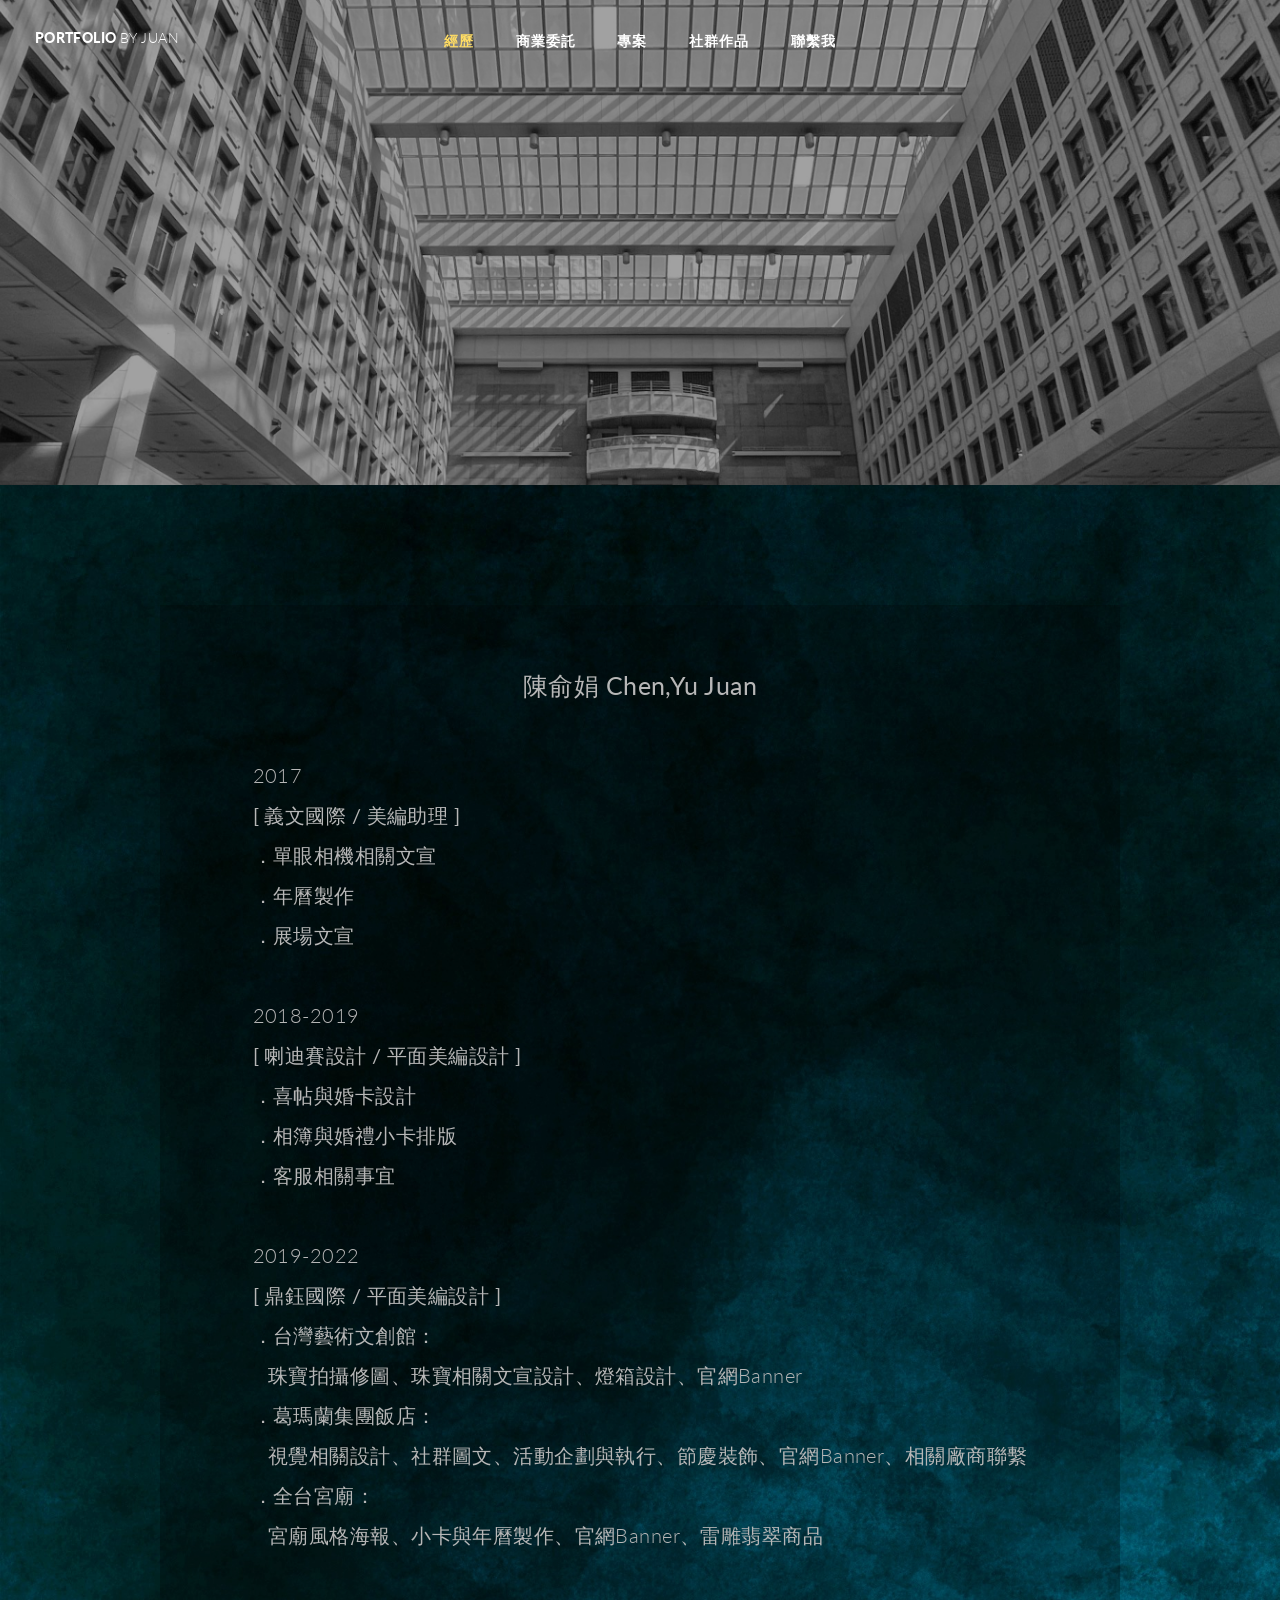
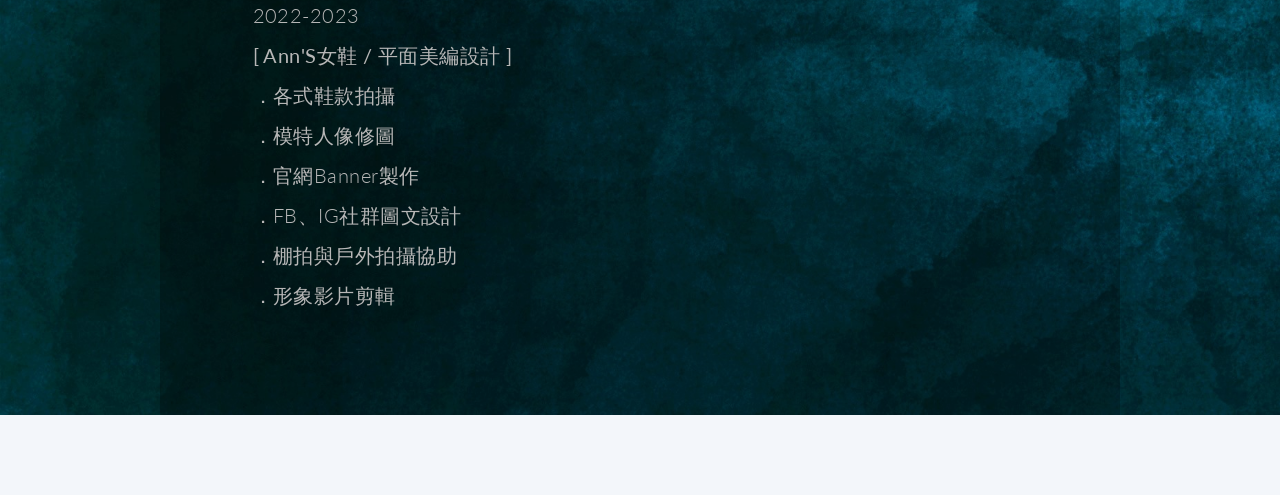
<file: Experience.html>
<!DOCTYPE HTML>

<html>
	<head>
		<title>經歷 Experience</title>
		<meta charset="utf-8" />
		<meta name="viewport" content="width=device-width, initial-scale=1, user-scalable=no" />
		<link rel="stylesheet" href="assets/css/main.css" />
		<noscript><link rel="stylesheet" href="assets/css/noscript.css" /></noscript>
	</head>


	<body class="left-sidebar is-preload">
		<div id="page-wrapper">

			<!-- header 最上面那段橫的標示 -->
				<header id="header" class="alt">
					<h1 id="logo"><a href="index.html">Portfolio <span>by JUAN</span></a></h1>
					<nav id="nav">
						<ul>
							<li class="current"><a href="index.html" style="color: rgb(255, 221, 100);">經歷</a></li>
							<li class="current"><a href="index.html">商業委託</a></li>
							<li class="current"><a href="index.html">專案</a></li>
							<li class="current"><a href="index.html">社群作品</a></li>
							<li class="current"><a href="index.html">聯繫我</a></li>
		
						</ul>
					</nav>
				</header>

			<!-- Banner 首頁橫幅照片的部分-->
				<section id="banner2"></section>


			<!-- Main2 -->
				<article id="main2">
					
					<br>
					<br>
					<br>

					<!-- One -->
						<section class="wrapper style4 container">

							<div >
								

									<header>
										
										<p style="font-size:25px; text-align:center;">
											<strong>陳俞娟 Chen,Yu Juan</strong>
										</p>

										
										<!-- 義文國際 -->
										<p style="text-align:left;">
											2017
											<br>
											<strong>[ 義文國際 / 美編助理 ]</strong>
											<br>
											．單眼相機相關文宣
											<br>
											．年曆製作
											<br>
											．展場文宣
										</p>

										<!-- 喇迪賽 -->
										<p style="text-align:left;">
											2018-2019
											<br>
											<strong>[ 喇迪賽設計 / 平面美編設計 ]</strong>
											<br>
											．喜帖與婚卡設計
											<br>
											．相簿與婚禮小卡排版
											<br>
											．客服相關事宜
										</p>

										<!-- 鼎鈺國際 -->
										<p style="text-align:left;">
											2019-2022
											<br>
											<strong>[ 鼎鈺國際 / 平面美編設計 ]</strong>
											<br>
											．台灣藝術文創館：
											<br>
											&emsp;珠寶拍攝修圖、珠寶相關文宣設計、燈箱設計、官網Banner
											<br>
											．葛瑪蘭集團飯店：
											<br>
											&emsp;視覺相關設計、社群圖文、活動企劃與執行、節慶裝飾、官網Banner、相關廠商聯繫
											<br>
											．全台宮廟：
											<br>
											&emsp;宮廟風格海報、小卡與年曆製作、官網Banner、雷雕翡翠商品
										</p>

										<!-- Ann'S女鞋 -->
										<p style="text-align:left;">
											2022-2023
											<br>
											<strong>[ Ann'S女鞋 / 平面美編設計 ]</strong>
											<br>
											．各式鞋款拍攝
											<br>
											．模特人像修圖
											<br>
											．官網Banner製作
											<br>
											．FB、IG社群圖文設計
											<br>
											．棚拍與戶外拍攝協助
											<br>
											．形象影片剪輯
										</p>
							
								<div class="col-8 col-12-narrower imp-narrower"></div>
								
							</div>
						</section>

				</article>

		</div>


	</body>
</html>
</file>
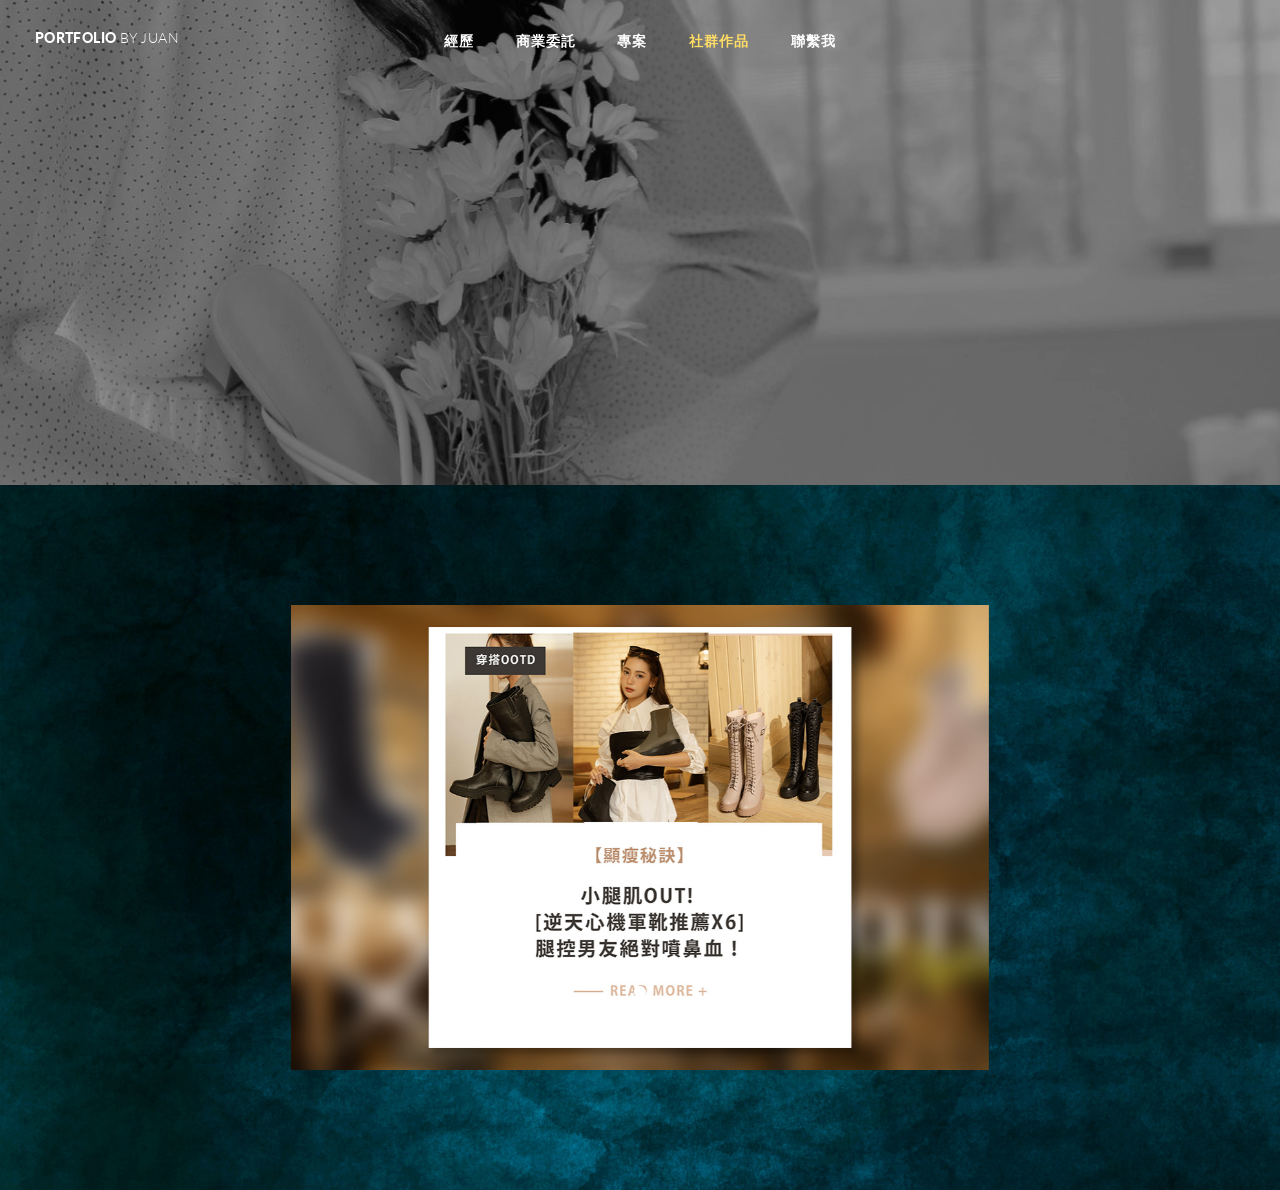
<file: Social Media.html>
<!DOCTYPE HTML>

<html>
	<head>
		<title>社群作品 Social Media</title>
		<meta charset="utf-8" />
		<meta name="viewport" content="width=device-width, initial-scale=1, user-scalable=no" />
		<noscript><link rel="stylesheet" href="assets/css/noscript.css" /></noscript>
		<meta name="viewport" content="width=device-width, initial-scale=1">
		<!-- 引入 Bootstrap 的 CSS 和 JavaScript 檔案 -->
		<link rel="stylesheet" href="https://maxcdn.bootstrapcdn.com/bootstrap/3.4.1/css/bootstrap.min.css">
		<link rel="stylesheet" href="assets/css/main.css" />
		<script src="https://ajax.googleapis.com/ajax/libs/jquery/3.5.1/jquery.min.js"></script>
		<script src="https://maxcdn.bootstrapcdn.com/bootstrap/3.4.1/js/bootstrap.min.js"></script>
		<style>
			.carousel-inner img {
				margin: auto;
				width: 100%;
				height: 67%;
			}
		</style>
	</head>


	<body class="left-sidebar is-preload">
		<div id="page-wrapper">

			<!-- header 最上面那段橫的標示 -->
				<header id="header" class="alt">
					<h1 id="logo"><a href="index.html">Portfolio <span>by JUAN</span></a></h1>
					<nav id="nav">
						<ul>
							<li class="current"><a href="index.html">經歷</a></li>
							<li class="current"><a href="index.html">商業委託</a></li>
							<li class="current"><a href="index.html">專案</a></li>
							<li class="current"><a href="index.html" style="color: rgb(255, 221, 100);">社群作品</a></li>
							<li class="current"><a href="index.html">聯繫我</a></li>
		
						</ul>
					</nav>
				</header>

			<!-- Banner 首頁橫幅照片的部分-->
				<section id="banner5">

					

				</section>


			<!-- Main2 -->
				<article id="main2">
					
					<br>
					<br>
					<br>

				<!-- Ann'S部落格 -->
				<div class="container">
					<div id="AnnsBlog" class="carousel slide" data-ride="carousel" style="width:75%;">
						<!-- 指示符 -->
						<ol class="carousel-indicators">
							<li data-target="#AnnsBlog" data-slide-to="0" class="active"></li>
						</ol>
				
						<!-- 輪播項目 -->
							<div class="carousel-inner">
								<div class="item active">
									<a href="https://www.anns.tw/page/COMBABOOTSPK" target="_blank">
										<img src="./images/Ann'S部落格.jpg" alt="Ann'S部落格">
									</a>
								</div>
							</div>

					</div>
						
				</div>


						<br>
						<br>
						<br>

				</article>

		</div>


	</body>
</html>
</file>
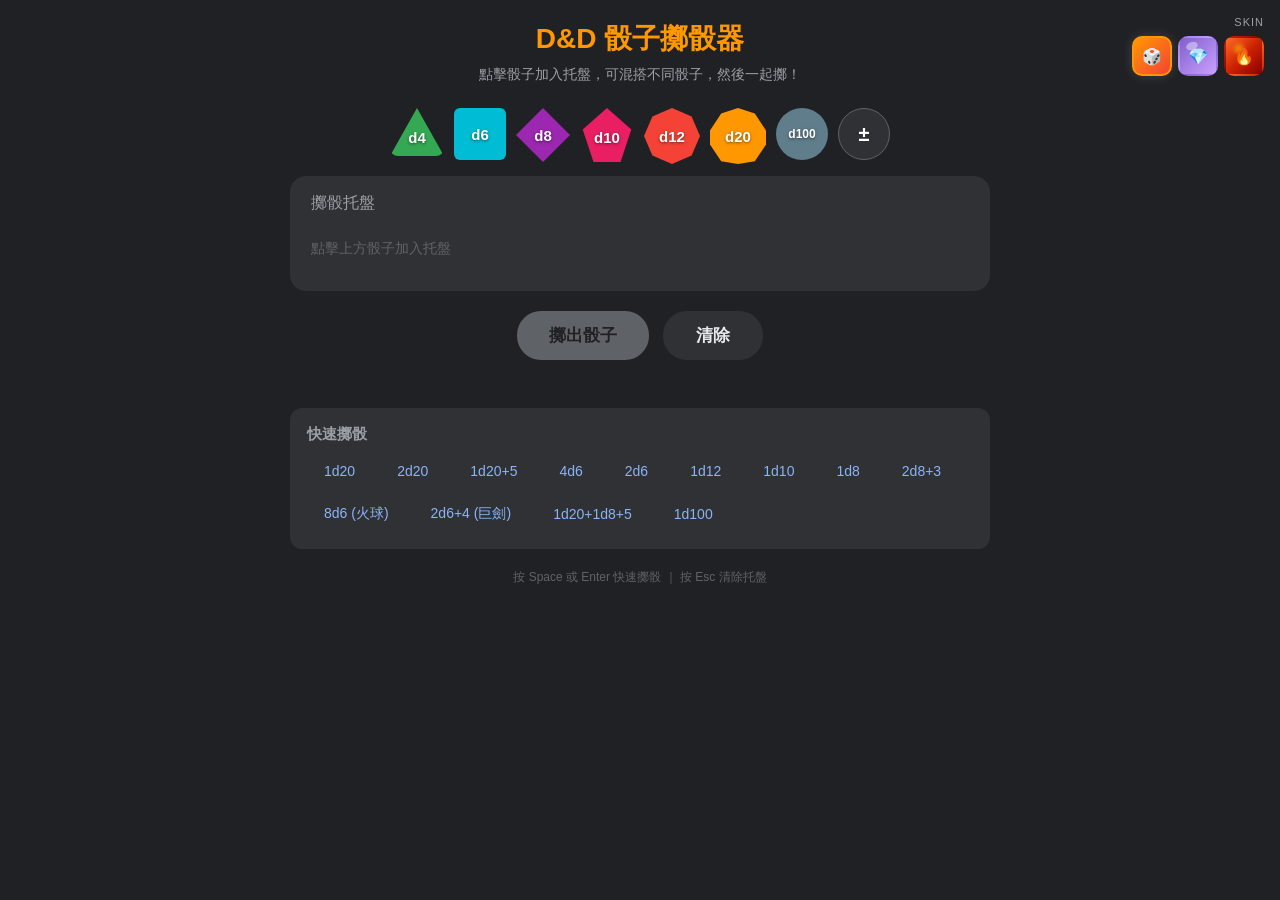
<file: dndDice/dnd-dice-roller.html>
<!DOCTYPE html>
<html lang="zh-TW">
<head>
<meta charset="UTF-8">
<meta name="viewport" content="width=device-width, initial-scale=1.0">
<title>D&D 骰子擲骰器</title>
<style>
  * { margin: 0; padding: 0; box-sizing: border-box; }

  /* ===== Theme variables ===== */
  :root {
    --bg: #202124;
    --bg-image: none;
    --card-bg: #303134;
    --card-border: transparent;
    --text: #e8eaed;
    --text-dim: #9aa0a6;
    --text-dimmer: #5f6368;
    --accent: #ff9800;
    --accent2: #8ab4f8;
    --btn-bg: #8ab4f8;
    --btn-text: #202124;
    --btn-shadow: none;
    --total-color: #ff9800;
    --total-shadow: none;
    --badge-bg: #ff9800;
    --badge-text: #202124;
    --badge-shadow: none;
    --scrollbar: #5f6368;
  }
  body.skin-crystal {
    --bg: #121218;
    --bg-image: radial-gradient(ellipse at 50% 0%, rgba(100,60,180,0.15) 0%, transparent 60%);
    --card-bg: rgba(30,30,42,0.8);
    --card-border: rgba(255,255,255,0.08);
    --text: #e8eaed;
    --text-dim: #9999bb;
    --text-dimmer: #555566;
    --accent: #c9a0ff;
    --accent2: #c9a0ff;
    --btn-bg: linear-gradient(135deg, #c9a0ff, #8060cc);
    --btn-text: #fff;
    --btn-shadow: 0 4px 20px rgba(160,100,255,0.3);
    --total-color: #c9a0ff;
    --total-shadow: 0 0 20px rgba(180,120,255,0.5);
    --badge-bg: linear-gradient(135deg, #c9a0ff, #8060cc);
    --badge-text: #fff;
    --badge-shadow: 0 2px 8px rgba(160,100,255,0.3);
    --scrollbar: #3c3c4a;
  }
  body.skin-nebula {
    --bg: #0a0005;
    --bg-image: radial-gradient(ellipse at 50% 0%, rgba(180,40,0,0.12) 0%, rgba(80,10,0,0.08) 40%, transparent 70%),
                radial-gradient(ellipse at 80% 80%, rgba(120,20,0,0.1) 0%, transparent 50%);
    --card-bg: rgba(30,5,10,0.85);
    --card-border: rgba(255,80,20,0.15);
    --text: #e8ddd5;
    --text-dim: #bb8866;
    --text-dimmer: #664433;
    --accent: #ff6b2b;
    --accent2: #ff4500;
    --btn-bg: linear-gradient(135deg, #ff6b2b, #cc2200);
    --btn-text: #fff;
    --btn-shadow: 0 4px 20px rgba(255,80,0,0.35);
    --total-color: #ff6b2b;
    --total-shadow: 0 0 12px rgba(255,100,0,0.5), 0 0 30px rgba(255,60,0,0.25);
    --badge-bg: linear-gradient(135deg, #ff6b2b, #cc2200);
    --badge-text: #fff;
    --badge-shadow: 0 2px 10px rgba(255,80,0,0.4);
    --scrollbar: #4a2010;
  }

  body {
    font-family: 'Segoe UI', 'Noto Sans TC', sans-serif;
    background: var(--bg);
    background-image: var(--bg-image);
    color: var(--text);
    min-height: 100vh;
    display: flex; flex-direction: column; align-items: center;
    padding: 20px; transition: background 0.4s;
  }

  /* Header row */
  .header-row {
    display: flex; align-items: center; gap: 16px; margin-bottom: 8px; width: 100%; max-width: 700px;
    justify-content: center; position: relative;
  }
  h1 { font-size: 28px; color: var(--accent); transition: color 0.4s, text-shadow 0.4s; }
  body.skin-crystal h1 { text-shadow: 0 0 20px rgba(180,120,255,0.4); }
  body.skin-nebula h1 { text-shadow: 0 0 20px rgba(255,100,0,0.5), 0 0 40px rgba(255,60,0,0.25); }
  .subtitle { font-size: 14px; color: var(--text-dim); margin-bottom: 24px; }

  /* Skin selector */
  .skin-toggle {
    position: fixed; top: 16px; right: 16px; z-index: 100;
    display: flex; flex-direction: column; gap: 6px; align-items: flex-end;
  }
  .skin-toggle-label {
    font-size: 11px; color: var(--text-dim); margin-bottom: 2px; letter-spacing: 1px; text-transform: uppercase;
  }
  .skin-options { display: flex; gap: 6px; }
  .skin-opt {
    width: 40px; height: 40px; border-radius: 10px; cursor: pointer;
    border: 2px solid transparent; transition: all 0.2s;
    display: flex; align-items: center; justify-content: center;
    font-size: 18px; position: relative; overflow: hidden;
  }
  .skin-opt:hover { transform: scale(1.1); }
  .skin-opt.active { border-color: var(--accent); box-shadow: 0 0 12px rgba(255,255,255,0.15); }
  .skin-opt[data-skin="classic"] {
    background: linear-gradient(135deg, #ff9800, #f44336);
  }
  .skin-opt[data-skin="crystal"] {
    background: linear-gradient(135deg, #8060cc, #c9a0ff);
    position: relative;
  }
  .skin-opt[data-skin="crystal"]::after {
    content: ''; position: absolute; top: 4px; left: 6px;
    width: 12px; height: 8px; background: rgba(255,255,255,0.4);
    border-radius: 50%; transform: rotate(-20deg);
  }
  .skin-opt[data-skin="nebula"] {
    background: linear-gradient(135deg, #ff6b2b, #cc2200, #880000);
    position: relative;
  }
  .skin-opt[data-skin="nebula"]::after {
    content: ''; position: absolute; top: 6px; left: 8px;
    width: 10px; height: 10px; background: rgba(255,200,0,0.5);
    border-radius: 50%; filter: blur(2px);
  }
  .skin-opt-tip {
    position: absolute; right: 46px; top: 50%; transform: translateY(-50%);
    background: #333; color: #eee; padding: 4px 10px; border-radius: 6px;
    font-size: 12px; white-space: nowrap; opacity: 0; pointer-events: none;
    transition: opacity 0.2s;
  }
  .skin-opt:hover .skin-opt-tip { opacity: 1; }

  /* Dice type selector */
  .dice-selector {
    display: flex; gap: 10px; flex-wrap: wrap;
    justify-content: center; margin-bottom: 12px;
  }
  .dice-btn {
    width: 52px; height: 52px; border: none; border-radius: 8px;
    cursor: pointer; font-size: 15px; font-weight: 700; color: #fff;
    transition: all 0.2s; position: relative;
    display: flex; align-items: center; justify-content: center;
    text-shadow: 0 1px 3px rgba(0,0,0,0.5);
  }
  .dice-btn:hover { transform: scale(1.12); filter: brightness(1.15); }
  body.skin-crystal .dice-btn:hover { filter: brightness(1.2) drop-shadow(0 0 8px currentColor); }
  body.skin-nebula .dice-btn:hover { filter: brightness(1.2) drop-shadow(0 0 8px rgba(255,100,0,0.6)); }
  .dice-btn[data-sides="4"]  { background: #34a853; clip-path: polygon(50% 0%, 0% 100%, 100% 100%); width: 54px; height: 48px; padding-top: 10px; }
  .dice-btn[data-sides="6"]  { background: #00bcd4; border-radius: 6px; }
  .dice-btn[data-sides="8"]  { background: #9c27b0; clip-path: polygon(50% 0%, 100% 50%, 50% 100%, 0% 50%); width: 54px; height: 54px; }
  .dice-btn[data-sides="10"] { background: #e91e63; clip-path: polygon(50% 0%, 95% 40%, 75% 100%, 25% 100%, 5% 40%); width: 54px; height: 54px; padding-top: 4px; }
  .dice-btn[data-sides="12"] { background: #f44336; clip-path: polygon(50% 0%, 85% 15%, 100% 50%, 85% 85%, 50% 100%, 15% 85%, 0% 50%, 15% 15%); width: 56px; height: 56px; }
  .dice-btn[data-sides="20"] { background: #ff9800; clip-path: polygon(50% 0%, 80% 10%, 100% 40%, 100% 65%, 80% 95%, 50% 100%, 20% 95%, 0% 65%, 0% 40%, 20% 10%); width: 56px; height: 56px; }
  .dice-btn[data-sides="100"]{ background: #607d8b; border-radius: 50%; font-size: 12px; }
  body.skin-crystal .dice-btn[data-sides="4"]  { background: linear-gradient(135deg, #5eff9e, #34a853); }
  body.skin-crystal .dice-btn[data-sides="6"]  { background: linear-gradient(135deg, #6eeeff, #00bcd4); }
  body.skin-crystal .dice-btn[data-sides="8"]  { background: linear-gradient(135deg, #d580ff, #9c27b0); }
  body.skin-crystal .dice-btn[data-sides="10"] { background: linear-gradient(135deg, #ff6f9c, #e91e63); }
  body.skin-crystal .dice-btn[data-sides="12"] { background: linear-gradient(135deg, #ff7777, #f44336); }
  body.skin-crystal .dice-btn[data-sides="20"] { background: linear-gradient(135deg, #ffcc44, #ff9800); }
  body.skin-crystal .dice-btn[data-sides="100"]{ background: linear-gradient(135deg, #aabbcc, #607d8b); }
  body.skin-nebula .dice-btn[data-sides="4"]  { background: linear-gradient(135deg, #ff9944, #cc4400); }
  body.skin-nebula .dice-btn[data-sides="6"]  { background: linear-gradient(135deg, #ffaa33, #bb3300); }
  body.skin-nebula .dice-btn[data-sides="8"]  { background: linear-gradient(135deg, #ff7733, #aa2200); }
  body.skin-nebula .dice-btn[data-sides="10"] { background: linear-gradient(135deg, #ff5533, #991100); }
  body.skin-nebula .dice-btn[data-sides="12"] { background: linear-gradient(135deg, #ff4422, #880000); }
  body.skin-nebula .dice-btn[data-sides="20"] { background: linear-gradient(135deg, #ffcc00, #ff6600); }
  body.skin-nebula .dice-btn[data-sides="100"]{ background: linear-gradient(135deg, #ff8844, #993300); }

  .mod-btn {
    width: 52px; height: 52px; border: 1px solid var(--text-dimmer); border-radius: 50%;
    cursor: pointer; font-size: 20px; font-weight: 700; color: #fff;
    background: var(--card-bg); display: flex; align-items: center; justify-content: center;
    transition: all 0.2s;
  }
  .mod-btn:hover { transform: scale(1.12); filter: brightness(1.2); }

  /* Tray */
  .tray-area {
    width: 100%; max-width: 700px;
    background: var(--card-bg); border: 1px solid var(--card-border);
    border-radius: 16px; padding: 16px 20px; margin-bottom: 20px; min-height: 80px;
    transition: background 0.4s;
  }
  .tray-header { display: flex; justify-content: space-between; align-items: center; margin-bottom: 10px; }
  .tray-label { font-size: 16px; color: var(--text-dim); }
  .tray-notation { font-size: 14px; color: var(--accent2); font-weight: 600; }
  .tray-dice { display: flex; flex-wrap: wrap; gap: 8px; align-items: center; min-height: 50px; }
  .tray-dice.empty { color: var(--text-dimmer); font-size: 14px; }
  .tray-die {
    position: relative; display: flex; align-items: center; justify-content: center;
    cursor: pointer; transition: all 0.15s; animation: trayPop 0.25s ease-out;
  }
  .tray-die:hover { transform: scale(1.1); }
  .tray-die:hover::after {
    content: '✕'; position: absolute; top: -4px; right: -4px;
    background: #f44336; color: #fff; border-radius: 50%;
    width: 18px; height: 18px; font-size: 11px;
    display: flex; align-items: center; justify-content: center;
  }
  @keyframes trayPop { 0%{transform:scale(0);opacity:0}70%{transform:scale(1.15)}100%{transform:scale(1);opacity:1} }
  .tray-die .tray-die-label {
    position: absolute; font-size: 13px; font-weight: 700; color: #fff;
    text-shadow: 0 1px 4px rgba(0,0,0,0.7); pointer-events: none;
  }
  .tray-mod {
    display: flex; align-items: center; gap: 4px;
    background: var(--card-bg); border: 1px solid var(--card-border);
    border-radius: 8px; padding: 6px 12px; font-size: 16px; font-weight: 700;
    color: var(--accent2); cursor: pointer; transition: all 0.15s; animation: trayPop 0.25s ease-out;
  }
  .tray-mod:hover { filter: brightness(1.2); }
  .tray-mod input {
    width: 45px; background: transparent; border: none;
    color: var(--accent2); font-size: 16px; font-weight: 700; text-align: center; outline: none;
  }
  .tray-mod input::-webkit-inner-spin-button { -webkit-appearance: none; }

  /* Action buttons */
  .actions { display: flex; gap: 14px; margin-bottom: 24px; }
  .roll-btn, .clear-btn {
    padding: 12px 32px; border: none; border-radius: 24px;
    font-size: 17px; font-weight: 600; cursor: pointer; transition: all 0.2s;
  }
  .roll-btn { background: var(--btn-bg); color: var(--btn-text); box-shadow: var(--btn-shadow); }
  .roll-btn:hover { transform: scale(1.04); filter: brightness(1.1); }
  .roll-btn:active { transform: scale(0.97); }
  .roll-btn:disabled { background: var(--text-dimmer) !important; box-shadow: none !important; cursor: not-allowed; transform: none; filter: none; }
  .clear-btn { background: var(--card-bg); color: var(--text); border: 1px solid var(--card-border); }
  .clear-btn:hover { filter: brightness(1.2); }

  /* Results */
  .results-area {
    width: 100%; max-width: 700px; min-height: 120px;
    background: var(--card-bg); border: 1px solid var(--card-border);
    border-radius: 16px; padding: 24px; display: none; transition: background 0.4s;
  }
  .results-area.show { display: block; }
  .results-label { font-size: 18px; color: var(--text-dim); margin-bottom: 16px; }
  .dice-results {
    display: flex; flex-wrap: wrap; gap: 16px;
    justify-content: center; min-height: 80px; align-items: center;
  }
  .die-result {
    position: relative; display: flex; align-items: center; justify-content: center;
    animation: dieAppearBounce 0.5s ease-out;
    filter: drop-shadow(0 4px 12px var(--die-glow, rgba(255,255,255,0.1)));
  }
  @keyframes dieAppearBounce {
    0%{transform:scale(0) rotate(-220deg);opacity:0;filter:brightness(2)}
    40%{transform:scale(1.25) rotate(15deg);filter:brightness(1.5)}
    70%{transform:scale(0.95) rotate(-5deg)}
    100%{transform:scale(1) rotate(0deg);opacity:1;filter:brightness(1)}
  }
  .die-result .die-value {
    position: absolute; font-size: 26px; font-weight: 700; color: #fff;
    text-shadow: 0 0 8px rgba(255,255,255,0.4), 0 2px 4px rgba(0,0,0,0.5); pointer-events: none;
  }
  body.skin-crystal .die-result .die-value {
    text-shadow: 0 0 10px rgba(255,255,255,0.6), 0 2px 4px rgba(0,0,0,0.5);
  }
  body.skin-nebula .die-result .die-value {
    text-shadow: 0 0 10px rgba(255,200,100,0.8), 0 0 20px rgba(255,100,0,0.4), 0 2px 4px rgba(0,0,0,0.7);
  }
  .die-result.crit .die-value {
    color: #ffd700; font-size: 30px;
    animation: critPulse 0.8s ease-in-out infinite alternate;
  }
  @keyframes critPulse {
    0%{text-shadow:0 0 10px rgba(255,215,0,0.6),0 0 20px rgba(255,215,0,0.3)}
    100%{text-shadow:0 0 20px rgba(255,215,0,1),0 0 40px rgba(255,215,0,0.6),0 0 60px rgba(255,215,0,0.3)}
  }
  .die-result.fail .die-value { color: #ff5252; text-shadow: 0 0 10px rgba(255,50,50,0.6); }

  /* Nebula die-result glow pulse */
  body.skin-nebula .die-result {
    animation: dieAppearBounce 0.5s ease-out, nebulaGlow 2.5s ease-in-out infinite;
    filter: drop-shadow(0 0 8px rgba(255,100,0,0.4)) drop-shadow(0 0 16px rgba(255,50,0,0.2));
  }
  @keyframes nebulaGlow {
    0%   { filter: drop-shadow(0 0 8px rgba(255,100,0,0.4)) drop-shadow(0 0 16px rgba(255,50,0,0.2)); }
    50%  { filter: drop-shadow(0 0 14px rgba(255,120,0,0.6)) drop-shadow(0 0 28px rgba(255,60,0,0.35)); }
    100% { filter: drop-shadow(0 0 8px rgba(255,100,0,0.4)) drop-shadow(0 0 16px rgba(255,50,0,0.2)); }
  }
  body.skin-nebula .die-result.crit {
    animation: dieAppearBounce 0.5s ease-out, nebulaCritGlow 1.2s ease-in-out infinite;
  }
  @keyframes nebulaCritGlow {
    0%   { filter: drop-shadow(0 0 12px rgba(255,200,0,0.6)) drop-shadow(0 0 24px rgba(255,150,0,0.3)) drop-shadow(0 0 40px rgba(255,80,0,0.2)); }
    50%  { filter: drop-shadow(0 0 20px rgba(255,220,0,0.9)) drop-shadow(0 0 40px rgba(255,160,0,0.5)) drop-shadow(0 0 60px rgba(255,100,0,0.35)); }
    100% { filter: drop-shadow(0 0 12px rgba(255,200,0,0.6)) drop-shadow(0 0 24px rgba(255,150,0,0.3)) drop-shadow(0 0 40px rgba(255,80,0,0.2)); }
  }
  body.skin-nebula .die-result.crit .die-value {
    color: #ffe066;
    animation: critPulse 0.6s ease-in-out infinite alternate;
  }

  /* Sparkles (crystal skin only, added via JS) */
  .sparkle-container { position: absolute; top:0; left:0; width:100%; height:100%; pointer-events:none; overflow:visible; }
  .sparkle {
    position: absolute; width:4px; height:4px; background:#fff; border-radius:50%;
    animation: sparkleAnim var(--dur) ease-in-out infinite; animation-delay: var(--delay); opacity:0;
  }
  @keyframes sparkleAnim { 0%,100%{opacity:0;transform:scale(0)}50%{opacity:1;transform:scale(1)} }

  /* Nebula ember particles */
  .ember-container { position: absolute; top:0; left:0; width:100%; height:100%; pointer-events:none; overflow:visible; }
  .ember {
    position: absolute; border-radius: 50%;
    animation: emberFloat var(--dur) ease-out infinite; animation-delay: var(--delay); opacity: 0;
  }
  @keyframes emberFloat {
    0%   { opacity: 0; transform: translateY(0) scale(0.5); }
    15%  { opacity: 1; }
    70%  { opacity: 0.6; }
    100% { opacity: 0; transform: translateY(calc(-40px - var(--drift))) scale(0) translateX(var(--sway)); }
  }

  .group-label {
    width: 100%; text-align: center; font-size: 13px; color: var(--text-dim);
    margin-top: 4px; margin-bottom: 8px; padding-bottom: 8px;
    border-bottom: 1px solid rgba(255,255,255,0.05);
  }

  .total-section {
    display: flex; justify-content: flex-end; align-items: center; gap: 12px;
    margin-top: 20px; padding-top: 16px; border-top: 1px solid rgba(255,255,255,0.08);
  }
  .total-label { font-size: 16px; color: var(--text-dim); }
  .total-value { font-size: 36px; font-weight: 700; color: var(--total-color); text-shadow: var(--total-shadow); transition: color 0.4s; }
  .modifier-display { font-size: 14px; color: var(--text-dim); margin-top: 4px; text-align: right; }

  /* History */
  .history { width: 100%; max-width: 700px; margin-top: 24px; }
  .history-header { display: flex; justify-content: space-between; align-items: center; margin-bottom: 10px; }
  .history-header h3 { font-size: 16px; color: var(--text-dim); }
  .history-clear-btn {
    background: none; border: 1px solid var(--card-border); color: var(--text-dim); border-radius: 14px;
    padding: 4px 12px; font-size: 12px; cursor: pointer; transition: all 0.2s;
  }
  .history-clear-btn:hover { filter: brightness(1.3); }
  .history-list { display: flex; flex-direction: column; gap: 8px; max-height: 400px; overflow-y: auto; padding-right: 4px; }
  .history-list::-webkit-scrollbar { width: 6px; }
  .history-list::-webkit-scrollbar-thumb { background: var(--scrollbar); border-radius: 3px; }
  .history-item {
    background: var(--card-bg); border: 1px solid var(--card-border);
    padding: 12px 16px; border-radius: 12px;
    display: flex; flex-direction: column; gap: 8px;
    transition: all 0.15s; cursor: pointer;
  }
  .history-item:hover { filter: brightness(1.15); }
  body.skin-nebula .history-item:hover {
    border-color: rgba(255,100,20,0.3);
    box-shadow: 0 0 12px rgba(255,80,0,0.15);
  }
  .history-item-top { display: flex; justify-content: space-between; align-items: center; }
  .h-notation { color: var(--accent2); font-size: 14px; font-weight: 600; }
  .h-total-badge {
    background: var(--badge-bg); color: var(--badge-text); font-weight: 700; font-size: 16px;
    padding: 2px 12px; border-radius: 12px; min-width: 40px; text-align: center;
    box-shadow: var(--badge-shadow);
  }
  .h-dice-row { display: flex; flex-wrap: wrap; gap: 6px; align-items: center; }
  .h-die { position: relative; display: flex; align-items: center; justify-content: center; }
  .h-die-val {
    position: absolute; font-size: 12px; font-weight: 700; color: #fff;
    text-shadow: 0 0 6px rgba(255,255,255,0.4), 0 1px 2px rgba(0,0,0,0.6); pointer-events: none;
  }
  .h-die.crit .h-die-val { color: #ffd700; }
  .h-die.fail .h-die-val { color: #ff5252; }
  .h-mod-badge { font-size: 13px; font-weight: 600; color: var(--accent2); background: var(--card-bg); border-radius: 6px; padding: 2px 8px; }
  .h-plus { font-size: 14px; color: var(--text-dimmer); font-weight: 700; }

  /* Quick rolls */
  .quick-rolls {
    width: 100%; max-width: 700px; margin-top: 24px;
    background: var(--card-bg); border: 1px solid var(--card-border);
    border-radius: 12px; padding: 16px; transition: background 0.4s;
  }
  .quick-rolls h3 { font-size: 15px; color: var(--text-dim); margin-bottom: 10px; }
  .quick-btns { display: flex; flex-wrap: wrap; gap: 8px; }
  .quick-btn {
    padding: 8px 16px; border: 1px solid var(--card-border); border-radius: 20px;
    background: transparent; color: var(--accent2); font-size: 14px;
    cursor: pointer; transition: all 0.2s;
  }
  .quick-btn:hover { background: rgba(255,255,255,0.08); }
  body.skin-nebula .quick-btn:hover {
    background: rgba(255,80,0,0.12);
    border-color: rgba(255,80,20,0.3);
    box-shadow: 0 0 8px rgba(255,80,0,0.15);
  }

  .hint { margin-top: 20px; font-size: 12px; color: var(--text-dimmer); text-align: center; }
</style>
</head>
<body>

<!-- Skin selector -->
<div class="skin-toggle">
  <div class="skin-toggle-label">SKIN</div>
  <div class="skin-options">
    <div class="skin-opt active" data-skin="classic" onclick="setSkin('classic')">
      <span style="font-size:16px">🎲</span>
      <span class="skin-opt-tip">經典</span>
    </div>
    <div class="skin-opt" data-skin="crystal" onclick="setSkin('crystal')">
      <span style="font-size:16px">💎</span>
      <span class="skin-opt-tip">水晶</span>
    </div>
    <div class="skin-opt" data-skin="nebula" onclick="setSkin('nebula')">
      <span style="font-size:16px">🔥</span>
      <span class="skin-opt-tip">星雲烈焰</span>
    </div>
  </div>
</div>

<div class="header-row"><h1>D&D 骰子擲骰器</h1></div>
<p class="subtitle">點擊骰子加入托盤，可混搭不同骰子，然後一起擲！</p>

<div class="dice-selector">
  <button class="dice-btn" data-sides="4" title="加入 d4">d4</button>
  <button class="dice-btn" data-sides="6" title="加入 d6">d6</button>
  <button class="dice-btn" data-sides="8" title="加入 d8">d8</button>
  <button class="dice-btn" data-sides="10" title="加入 d10">d10</button>
  <button class="dice-btn" data-sides="12" title="加入 d12">d12</button>
  <button class="dice-btn" data-sides="20" title="加入 d20">d20</button>
  <button class="dice-btn" data-sides="100" title="加入 d100">d100</button>
  <button class="mod-btn" id="addModBtn" title="加入修正值">±</button>
</div>

<div class="tray-area">
  <div class="tray-header">
    <span class="tray-label">擲骰托盤</span>
    <span class="tray-notation" id="trayNotation"></span>
  </div>
  <div class="tray-dice empty" id="trayDice">點擊上方骰子加入托盤</div>
</div>

<div class="actions">
  <button class="roll-btn" id="rollBtn" onclick="rollDice()" disabled>擲出骰子</button>
  <button class="clear-btn" onclick="clearTray()">清除</button>
</div>

<div class="results-area" id="resultsArea">
  <div class="results-label" id="resultsLabel">擲骰結果</div>
  <div class="dice-results" id="diceResults"></div>
  <div class="total-section">
    <div>
      <div class="modifier-display" id="modifierDisplay"></div>
      <div style="display:flex;align-items:center;gap:12px;justify-content:flex-end;">
        <span class="total-label">總計</span>
        <span class="total-value" id="totalValue">0</span>
      </div>
    </div>
  </div>
</div>

<div class="quick-rolls">
  <h3>快速擲骰</h3>
  <div class="quick-btns">
    <button class="quick-btn" onclick="quickRoll([20])">1d20</button>
    <button class="quick-btn" onclick="quickRoll([20,20])">2d20</button>
    <button class="quick-btn" onclick="quickRoll([20],5)">1d20+5</button>
    <button class="quick-btn" onclick="quickRoll([6,6,6,6])">4d6</button>
    <button class="quick-btn" onclick="quickRoll([6,6])">2d6</button>
    <button class="quick-btn" onclick="quickRoll([12])">1d12</button>
    <button class="quick-btn" onclick="quickRoll([10])">1d10</button>
    <button class="quick-btn" onclick="quickRoll([8])">1d8</button>
    <button class="quick-btn" onclick="quickRoll([8,8],3)">2d8+3</button>
    <button class="quick-btn" onclick="quickRoll([6,6,6,6,6,6,6,6])">8d6 (火球)</button>
    <button class="quick-btn" onclick="quickRoll([6,6],4)">2d6+4 (巨劍)</button>
    <button class="quick-btn" onclick="quickRoll([20,8],5)">1d20+1d8+5</button>
    <button class="quick-btn" onclick="quickRoll([100])">1d100</button>
  </div>
</div>

<div class="history" id="historySection" style="display:none;">
  <div class="history-header">
    <h3>擲骰歷史</h3>
    <button class="history-clear-btn" onclick="clearHistory()">清除歷史</button>
  </div>
  <div class="history-list" id="historyList"></div>
</div>

<div class="hint">按 Space 或 Enter 快速擲骰 ｜ 按 Esc 清除托盤</div>

<!-- Shared SVG defs for crystal skin -->
<svg width="0" height="0" style="position:absolute">
  <defs>
    <linearGradient id="cg4" x1="0%" y1="0%" x2="100%" y2="100%">
      <stop offset="0%" stop-color="#a0ffc8" stop-opacity="0.9"/><stop offset="40%" stop-color="#34a853" stop-opacity="0.75"/><stop offset="100%" stop-color="#1a6e30" stop-opacity="0.85"/>
    </linearGradient>
    <linearGradient id="cg6" x1="0%" y1="0%" x2="100%" y2="100%">
      <stop offset="0%" stop-color="#a0f0ff" stop-opacity="0.9"/><stop offset="40%" stop-color="#00bcd4" stop-opacity="0.75"/><stop offset="100%" stop-color="#006978" stop-opacity="0.85"/>
    </linearGradient>
    <linearGradient id="cg8" x1="0%" y1="0%" x2="100%" y2="100%">
      <stop offset="0%" stop-color="#e8b0ff" stop-opacity="0.9"/><stop offset="40%" stop-color="#9c27b0" stop-opacity="0.75"/><stop offset="100%" stop-color="#5c1070" stop-opacity="0.85"/>
    </linearGradient>
    <linearGradient id="cg10" x1="0%" y1="0%" x2="100%" y2="100%">
      <stop offset="0%" stop-color="#ffa0c0" stop-opacity="0.9"/><stop offset="40%" stop-color="#e91e63" stop-opacity="0.75"/><stop offset="100%" stop-color="#880038" stop-opacity="0.85"/>
    </linearGradient>
    <linearGradient id="cg12" x1="0%" y1="0%" x2="100%" y2="100%">
      <stop offset="0%" stop-color="#ffa0a0" stop-opacity="0.9"/><stop offset="40%" stop-color="#f44336" stop-opacity="0.75"/><stop offset="100%" stop-color="#8e1a10" stop-opacity="0.85"/>
    </linearGradient>
    <linearGradient id="cg20" x1="0%" y1="0%" x2="100%" y2="100%">
      <stop offset="0%" stop-color="#ffe090" stop-opacity="0.9"/><stop offset="40%" stop-color="#ff9800" stop-opacity="0.75"/><stop offset="100%" stop-color="#a05800" stop-opacity="0.85"/>
    </linearGradient>
    <linearGradient id="cg100" x1="0%" y1="0%" x2="100%" y2="100%">
      <stop offset="0%" stop-color="#c0d0e0" stop-opacity="0.9"/><stop offset="40%" stop-color="#607d8b" stop-opacity="0.75"/><stop offset="100%" stop-color="#36474f" stop-opacity="0.85"/>
    </linearGradient>
    <linearGradient id="shine" x1="0%" y1="0%" x2="60%" y2="60%">
      <stop offset="0%" stop-color="#fff" stop-opacity="0.5"/><stop offset="40%" stop-color="#fff" stop-opacity="0.1"/><stop offset="100%" stop-color="#fff" stop-opacity="0"/>
    </linearGradient>
    <radialGradient id="innerGlow" cx="35%" cy="30%" r="50%">
      <stop offset="0%" stop-color="#fff" stop-opacity="0.3"/><stop offset="100%" stop-color="#fff" stop-opacity="0"/>
    </radialGradient>
  </defs>
</svg>

<script>
let tray = [], trayModifier = 0, hasModifier = false, rollHistory = [];
let currentSkin = 'classic';
let nid = 0; // unique ID counter for nebula gradients

const diceColors = { 4:'#34a853', 6:'#00bcd4', 8:'#9c27b0', 10:'#e91e63', 12:'#f44336', 20:'#ff9800', 100:'#607d8b' };
const diceGlows = { 4:'rgba(52,168,83,0.5)', 6:'rgba(0,188,212,0.5)', 8:'rgba(156,39,176,0.5)', 10:'rgba(233,30,99,0.5)', 12:'rgba(244,67,54,0.5)', 20:'rgba(255,152,0,0.5)', 100:'rgba(96,125,139,0.5)' };

// Nebula color palettes per die type (outer1, outer2, core, edge-glow)
const nebulaColors = {
  4:  { c1:'#ff9900', c2:'#cc3300', c3:'#ffdd00', core:'#330500', edge:'#ffaa33' },
  6:  { c1:'#ff6600', c2:'#aa1100', c3:'#ffcc00', core:'#2a0200', edge:'#ff8844' },
  8:  { c1:'#ff4400', c2:'#990000', c3:'#ff8800', core:'#200000', edge:'#ff6622' },
  10: { c1:'#ff3300', c2:'#880000', c3:'#ff6600', core:'#1a0000', edge:'#ff5533' },
  12: { c1:'#ff2200', c2:'#770000', c3:'#ff5500', core:'#150000', edge:'#ff4422' },
  20: { c1:'#ffaa00', c2:'#dd4400', c3:'#ffee44', core:'#2d0800', edge:'#ffcc33' },
  100:{ c1:'#ff7733', c2:'#993300', c3:'#ffaa44', core:'#1f0500', edge:'#ff9955' }
};

function shadeColor(c, p) {
  let n=parseInt(c.replace("#",""),16), a=Math.round(2.55*p);
  let R=Math.min(255,Math.max(0,(n>>16)+a)), G=Math.min(255,Math.max(0,(n>>8&0xFF)+a)), B=Math.min(255,Math.max(0,(n&0xFF)+a));
  return "#"+(0x1000000+R*0x10000+G*0x100+B).toString(16).slice(1);
}

/* ===== SKIN: Classic dice ===== */
function getClassicSVG(sides, color, size) {
  const vb=`viewBox="0 0 100 100"`, s=`style="width:${size}px;height:${size}px"`, sc=shadeColor;
  switch(sides) {
    case 4: return `<svg ${vb} ${s}><polygon points="50,8 8,92 92,92" fill="${color}" stroke="${sc(color,-20)}" stroke-width="2"/><polygon points="50,8 8,92 50,65" fill="${sc(color,10)}" opacity="0.3"/><polygon points="50,8 92,92 50,65" fill="${sc(color,-10)}" opacity="0.2"/></svg>`;
    case 6: return `<svg ${vb} ${s}><rect x="10" y="10" width="80" height="80" rx="8" fill="${color}" stroke="${sc(color,-20)}" stroke-width="2"/><rect x="10" y="10" width="80" height="40" rx="8" fill="${sc(color,15)}" opacity="0.3"/></svg>`;
    case 8: return `<svg ${vb} ${s}><polygon points="50,5 95,50 50,95 5,50" fill="${color}" stroke="${sc(color,-20)}" stroke-width="2"/><polygon points="50,5 95,50 50,50" fill="${sc(color,10)}" opacity="0.3"/><polygon points="50,5 5,50 50,50" fill="${sc(color,15)}" opacity="0.2"/></svg>`;
    case 10: return `<svg ${vb} ${s}><polygon points="50,5 90,35 78,90 22,90 10,35" fill="${color}" stroke="${sc(color,-20)}" stroke-width="2"/><polygon points="50,5 90,35 50,50 10,35" fill="${sc(color,15)}" opacity="0.3"/></svg>`;
    case 12: return `<svg ${vb} ${s}><polygon points="50,5 82,15 97,45 87,78 60,97 40,97 13,78 3,45 18,15" fill="${color}" stroke="${sc(color,-20)}" stroke-width="2"/><polygon points="50,5 82,15 97,45 50,50 3,45 18,15" fill="${sc(color,15)}" opacity="0.25"/></svg>`;
    case 20: return `<svg ${vb} ${s}><polygon points="50,3 82,18 95,50 82,82 50,97 18,82 5,50 18,18" fill="${color}" stroke="${sc(color,-25)}" stroke-width="2"/><polygon points="50,3 82,18 95,50 50,55 5,50 18,18" fill="${sc(color,15)}" opacity="0.3"/><polygon points="50,3 82,18 50,35 18,18" fill="${sc(color,20)}" opacity="0.15"/><polygon points="82,82 50,97 18,82 50,55" fill="${sc(color,-10)}" opacity="0.2"/></svg>`;
    case 100: return `<svg ${vb} ${s}><circle cx="50" cy="50" r="44" fill="${color}" stroke="${sc(color,-20)}" stroke-width="2"/><ellipse cx="50" cy="38" rx="38" ry="28" fill="${sc(color,15)}" opacity="0.25"/></svg>`;
    default: return `<svg ${vb} ${s}><rect x="10" y="10" width="80" height="80" rx="8" fill="${color}" stroke="${sc(color,-20)}" stroke-width="2"/></svg>`;
  }
}

/* ===== SKIN: Crystal dice ===== */
function getCrystalSVG(sides, color, size) {
  const s=size, g=`cg${sides}`, ec=shadeColor(color,40)+'aa', dk=shadeColor(color,-30)+'66';
  switch(sides) {
    case 4: return `<svg viewBox="0 0 100 100" style="width:${s}px;height:${s}px"><polygon points="50,8 8,92 92,92" fill="url(#${g})" stroke="${ec}" stroke-width="1.5"/><polygon points="50,8 8,92 50,60" fill="url(#shine)" opacity="0.6"/><polygon points="50,8 92,92 50,60" fill="${dk}"/><line x1="50" y1="8" x2="50" y2="60" stroke="#fff" stroke-width="0.5" opacity="0.4"/><polygon points="50,8 8,92 92,92" fill="url(#innerGlow)"/><ellipse cx="38" cy="40" rx="10" ry="6" fill="#fff" opacity="0.15" transform="rotate(-30 38 40)"/></svg>`;
    case 6: return `<svg viewBox="0 0 100 100" style="width:${s}px;height:${s}px"><rect x="10" y="10" width="80" height="80" rx="8" fill="url(#${g})" stroke="${ec}" stroke-width="1.5"/><rect x="10" y="10" width="80" height="40" rx="8" fill="url(#shine)" opacity="0.5"/><rect x="10" y="10" width="80" height="80" rx="8" fill="url(#innerGlow)"/><ellipse cx="35" cy="32" rx="16" ry="10" fill="#fff" opacity="0.12" transform="rotate(-15 35 32)"/><rect x="12" y="12" width="30" height="20" rx="6" fill="#fff" opacity="0.08"/></svg>`;
    case 8: return `<svg viewBox="0 0 100 100" style="width:${s}px;height:${s}px"><polygon points="50,5 95,50 50,95 5,50" fill="url(#${g})" stroke="${ec}" stroke-width="1.5"/><polygon points="50,5 95,50 50,50" fill="url(#shine)" opacity="0.5"/><polygon points="5,50 50,95 50,50" fill="${dk}"/><line x1="50" y1="5" x2="50" y2="95" stroke="#fff" stroke-width="0.5" opacity="0.2"/><line x1="5" y1="50" x2="95" y2="50" stroke="#fff" stroke-width="0.5" opacity="0.15"/><polygon points="50,5 95,50 50,95 5,50" fill="url(#innerGlow)"/><ellipse cx="42" cy="35" rx="12" ry="8" fill="#fff" opacity="0.12" transform="rotate(-20 42 35)"/></svg>`;
    case 10: return `<svg viewBox="0 0 100 100" style="width:${s}px;height:${s}px"><polygon points="50,5 90,35 78,90 22,90 10,35" fill="url(#${g})" stroke="${ec}" stroke-width="1.5"/><polygon points="50,5 90,35 50,45 10,35" fill="url(#shine)" opacity="0.5"/><polygon points="90,35 78,90 50,45" fill="${dk}"/><line x1="50" y1="5" x2="50" y2="45" stroke="#fff" stroke-width="0.5" opacity="0.3"/><polygon points="50,5 90,35 78,90 22,90 10,35" fill="url(#innerGlow)"/><ellipse cx="40" cy="30" rx="12" ry="7" fill="#fff" opacity="0.12" transform="rotate(-25 40 30)"/></svg>`;
    case 12: return `<svg viewBox="0 0 100 100" style="width:${s}px;height:${s}px"><polygon points="50,5 82,15 97,45 87,78 60,97 40,97 13,78 3,45 18,15" fill="url(#${g})" stroke="${ec}" stroke-width="1.5"/><polygon points="50,5 82,15 97,45 50,50 3,45 18,15" fill="url(#shine)" opacity="0.45"/><polygon points="97,45 87,78 50,50" fill="${dk}"/><polygon points="13,78 40,97 60,97 87,78 50,50" fill="${dk}" opacity="0.5"/><polygon points="50,5 82,15 97,45 87,78 60,97 40,97 13,78 3,45 18,15" fill="url(#innerGlow)"/><ellipse cx="40" cy="28" rx="14" ry="8" fill="#fff" opacity="0.1" transform="rotate(-15 40 28)"/></svg>`;
    case 20: return `<svg viewBox="0 0 100 100" style="width:${s}px;height:${s}px"><polygon points="50,3 82,18 95,50 82,82 50,97 18,82 5,50 18,18" fill="url(#${g})" stroke="${ec}" stroke-width="1.5"/><polygon points="50,3 82,18 95,50 50,50 5,50 18,18" fill="url(#shine)" opacity="0.45"/><polygon points="50,3 82,18 50,35 18,18" fill="#fff" opacity="0.15"/><polygon points="82,18 95,50 50,50 50,35" fill="#fff" opacity="0.06"/><polygon points="5,50 18,82 50,50" fill="${dk}" opacity="0.4"/><polygon points="18,82 50,97 82,82 50,50" fill="${dk}" opacity="0.6"/><polygon points="95,50 82,82 50,50" fill="${dk}" opacity="0.3"/><line x1="50" y1="3" x2="50" y2="50" stroke="#fff" stroke-width="0.5" opacity="0.25"/><line x1="18" y1="18" x2="50" y2="50" stroke="#fff" stroke-width="0.3" opacity="0.15"/><line x1="82" y1="18" x2="50" y2="50" stroke="#fff" stroke-width="0.3" opacity="0.15"/><polygon points="50,3 82,18 95,50 82,82 50,97 18,82 5,50 18,18" fill="url(#innerGlow)"/><ellipse cx="38" cy="26" rx="14" ry="9" fill="#fff" opacity="0.12" transform="rotate(-20 38 26)"/><ellipse cx="30" cy="22" rx="5" ry="3" fill="#fff" opacity="0.2" transform="rotate(-30 30 22)"/></svg>`;
    case 100: return `<svg viewBox="0 0 100 100" style="width:${s}px;height:${s}px"><circle cx="50" cy="50" r="44" fill="url(#${g})" stroke="${ec}" stroke-width="1.5"/><ellipse cx="42" cy="38" rx="30" ry="22" fill="url(#shine)" opacity="0.4"/><circle cx="50" cy="50" r="44" fill="url(#innerGlow)"/><ellipse cx="36" cy="32" rx="12" ry="7" fill="#fff" opacity="0.15" transform="rotate(-20 36 32)"/><ellipse cx="32" cy="28" rx="4" ry="2.5" fill="#fff" opacity="0.25" transform="rotate(-30 32 28)"/></svg>`;
    default: return `<svg viewBox="0 0 100 100" style="width:${s}px;height:${s}px"><rect x="10" y="10" width="80" height="80" rx="8" fill="url(#${g})" stroke="${ec}" stroke-width="1.5"/><rect x="10" y="10" width="80" height="80" rx="8" fill="url(#innerGlow)"/></svg>`;
  }
}

/* ===== SKIN: Nebula dice ===== */
function getNebulaSVG(sides, color, size) {
  const id = nid++;
  const nc = nebulaColors[sides] || nebulaColors[100];
  const gid = `ng${id}`;
  const fid = `nf${id}`;
  const rgid = `nrg${id}`;

  // Animated gradient defs
  const gradDefs = `
    <defs>
      <radialGradient id="${rgid}" cx="40%" cy="40%" r="60%">
        <stop offset="0%" stop-color="${nc.c3}" stop-opacity="0.95">
          <animate attributeName="stop-color" values="${nc.c3};${nc.c1};${nc.c3}" dur="3s" repeatCount="indefinite"/>
        </stop>
        <stop offset="35%" stop-color="${nc.c1}" stop-opacity="0.85">
          <animate attributeName="stop-color" values="${nc.c1};${nc.c2};${nc.c1}" dur="4s" repeatCount="indefinite"/>
        </stop>
        <stop offset="70%" stop-color="${nc.c2}" stop-opacity="0.9">
          <animate attributeName="stop-color" values="${nc.c2};${nc.core};${nc.c2}" dur="3.5s" repeatCount="indefinite"/>
        </stop>
        <stop offset="100%" stop-color="${nc.core}" stop-opacity="1">
          <animate attributeName="stop-opacity" values="1;0.85;1" dur="2.5s" repeatCount="indefinite"/>
        </stop>
      </radialGradient>
      <linearGradient id="${gid}" x1="0%" y1="0%" x2="100%" y2="100%">
        <stop offset="0%" stop-color="${nc.c3}" stop-opacity="0.9">
          <animate attributeName="stop-color" values="${nc.c3};${nc.c1};${nc.c3}" dur="2.8s" repeatCount="indefinite"/>
        </stop>
        <stop offset="50%" stop-color="${nc.c1}" stop-opacity="0.8">
          <animate attributeName="stop-color" values="${nc.c1};${nc.c2};${nc.c1}" dur="3.2s" repeatCount="indefinite"/>
        </stop>
        <stop offset="100%" stop-color="${nc.core}" stop-opacity="0.95"/>
      </linearGradient>
      <filter id="${fid}" x="-10%" y="-10%" width="120%" height="120%">
        <feTurbulence type="fractalNoise" baseFrequency="0.04" numOctaves="3" seed="${Math.floor(Math.random()*100)}">
          <animate attributeName="baseFrequency" values="0.03;0.06;0.03" dur="5s" repeatCount="indefinite"/>
        </feTurbulence>
        <feDisplacementMap in="SourceGraphic" scale="6"/>
      </filter>
    </defs>`;

  const edgeStroke = nc.edge;
  const sz = `style="width:${size}px;height:${size}px"`;
  const vb = `viewBox="0 0 100 100"`;

  // Inner dark core overlay
  const coreOverlay = (shape) => {
    switch(shape) {
      case 'tri': return `<polygon points="50,30 30,75 70,75" fill="${nc.core}" opacity="0.4"/>`;
      case 'rect': return `<rect x="25" y="25" width="50" height="50" rx="4" fill="${nc.core}" opacity="0.35"/>`;
      case 'dia': return `<polygon points="50,20 80,50 50,80 20,50" fill="${nc.core}" opacity="0.35"/>`;
      case 'pent': return `<polygon points="50,20 75,40 65,70 35,70 25,40" fill="${nc.core}" opacity="0.35"/>`;
      case 'oct': return `<polygon points="50,18 72,25 85,48 78,72 55,85 45,85 22,72 15,48 28,25" fill="${nc.core}" opacity="0.3"/>`;
      case 'circle': return `<circle cx="50" cy="50" r="28" fill="${nc.core}" opacity="0.35"/>`;
      default: return `<polygon points="50,15 70,25 82,48 70,75 50,85 30,75 18,48 30,25" fill="${nc.core}" opacity="0.3"/>`;
    }
  };

  switch(sides) {
    case 4: return `<svg ${vb} ${sz}>${gradDefs}<polygon points="50,8 8,92 92,92" fill="url(#${rgid})" stroke="${edgeStroke}" stroke-width="2.5" filter="url(#${fid})"/><polygon points="50,8 8,92 92,92" fill="url(#${gid})" opacity="0.4"/>${coreOverlay('tri')}<polygon points="50,8 8,92 50,65" fill="${nc.c3}" opacity="0.15"/></svg>`;
    case 6: return `<svg ${vb} ${sz}>${gradDefs}<rect x="10" y="10" width="80" height="80" rx="8" fill="url(#${rgid})" stroke="${edgeStroke}" stroke-width="2.5" filter="url(#${fid})"/><rect x="10" y="10" width="80" height="80" rx="8" fill="url(#${gid})" opacity="0.35"/>${coreOverlay('rect')}</svg>`;
    case 8: return `<svg ${vb} ${sz}>${gradDefs}<polygon points="50,5 95,50 50,95 5,50" fill="url(#${rgid})" stroke="${edgeStroke}" stroke-width="2.5" filter="url(#${fid})"/><polygon points="50,5 95,50 50,95 5,50" fill="url(#${gid})" opacity="0.35"/>${coreOverlay('dia')}<polygon points="50,5 95,50 50,50" fill="${nc.c3}" opacity="0.1"/></svg>`;
    case 10: return `<svg ${vb} ${sz}>${gradDefs}<polygon points="50,5 90,35 78,90 22,90 10,35" fill="url(#${rgid})" stroke="${edgeStroke}" stroke-width="2.5" filter="url(#${fid})"/><polygon points="50,5 90,35 78,90 22,90 10,35" fill="url(#${gid})" opacity="0.35"/>${coreOverlay('pent')}</svg>`;
    case 12: return `<svg ${vb} ${sz}>${gradDefs}<polygon points="50,5 82,15 97,45 87,78 60,97 40,97 13,78 3,45 18,15" fill="url(#${rgid})" stroke="${edgeStroke}" stroke-width="2.5" filter="url(#${fid})"/><polygon points="50,5 82,15 97,45 87,78 60,97 40,97 13,78 3,45 18,15" fill="url(#${gid})" opacity="0.3"/>${coreOverlay('oct')}</svg>`;
    case 20: return `<svg ${vb} ${sz}>${gradDefs}<polygon points="50,3 82,18 95,50 82,82 50,97 18,82 5,50 18,18" fill="url(#${rgid})" stroke="${edgeStroke}" stroke-width="2.5" filter="url(#${fid})"/><polygon points="50,3 82,18 95,50 82,82 50,97 18,82 5,50 18,18" fill="url(#${gid})" opacity="0.3"/>${coreOverlay('default')}<polygon points="50,3 82,18 50,35 18,18" fill="${nc.c3}" opacity="0.12"/><polygon points="82,82 50,97 18,82 50,55" fill="${nc.core}" opacity="0.25"/></svg>`;
    case 100: return `<svg ${vb} ${sz}>${gradDefs}<circle cx="50" cy="50" r="44" fill="url(#${rgid})" stroke="${edgeStroke}" stroke-width="2.5" filter="url(#${fid})"/><circle cx="50" cy="50" r="44" fill="url(#${gid})" opacity="0.35"/>${coreOverlay('circle')}</svg>`;
    default: return `<svg ${vb} ${sz}>${gradDefs}<rect x="10" y="10" width="80" height="80" rx="8" fill="url(#${rgid})" stroke="${edgeStroke}" stroke-width="2.5" filter="url(#${fid})"/></svg>`;
  }
}

function getDieSVG(sides, color, size) {
  if (currentSkin === 'crystal') return getCrystalSVG(sides, color, size);
  if (currentSkin === 'nebula') return getNebulaSVG(sides, color, size);
  return getClassicSVG(sides, color, size);
}

function makeSparkles(sides) {
  if (currentSkin === 'crystal') return makeCrystalSparkles(sides);
  if (currentSkin === 'nebula') return makeNebulaSparks(sides);
  return '';
}

function makeCrystalSparkles(sides) {
  const lc = shadeColor(diceColors[sides]||'#607d8b', 50);
  let h='<div class="sparkle-container">';
  for(let i=0;i<6+Math.floor(Math.random()*4);i++){
    const x=15+Math.random()*70, y=15+Math.random()*70, dur=1.5+Math.random()*2, del=Math.random()*3, sz=2+Math.random()*3;
    h+=`<div class="sparkle" style="left:${x}%;top:${y}%;width:${sz}px;height:${sz}px;--dur:${dur}s;--delay:${del}s;background:${lc};box-shadow:0 0 ${sz*2}px ${lc}"></div>`;
  }
  return h+'</div>';
}

function makeNebulaSparks(sides) {
  const emberColors = ['#ff6600','#ff4400','#ffaa00','#ff8800','#ffcc33','#ff3300','#ffdd44','#ee5500'];
  const count = 8 + Math.floor(Math.random()*5); // 8-12 particles
  let h='<div class="ember-container">';
  for(let i=0;i<count;i++){
    const x = 10+Math.random()*80;
    const y = 30+Math.random()*60;
    const dur = 2+Math.random()*2.5;
    const del = Math.random()*4;
    const sz = 2+Math.random()*3;
    const drift = 20+Math.random()*30;
    const sway = -15+Math.random()*30;
    const col = emberColors[Math.floor(Math.random()*emberColors.length)];
    h+=`<div class="ember" style="left:${x}%;top:${y}%;width:${sz}px;height:${sz}px;--dur:${dur}s;--delay:${del}s;--drift:${drift}px;--sway:${sway}px;background:${col};box-shadow:0 0 ${sz*3}px ${col}, 0 0 ${sz*6}px ${col}88"></div>`;
  }
  return h+'</div>';
}

/* ===== SKIN SWITCHING ===== */
function setSkin(skin) {
  currentSkin = skin;
  if (skin === 'crystal') document.body.className = 'skin-crystal';
  else if (skin === 'nebula') document.body.className = 'skin-nebula';
  else document.body.className = '';
  document.querySelectorAll('.skin-opt').forEach(o => o.classList.toggle('active', o.dataset.skin === skin));
  // Re-render tray and results if visible
  renderTray();
  if (document.getElementById('resultsArea').classList.contains('show') && rollHistory.length > 0) {
    reRenderLastResult();
  }
  renderHistory();
}

function reRenderLastResult() {
  if (rollHistory.length === 0) return;
  const h = rollHistory[0];
  const resultsEl = document.getElementById('diceResults');
  resultsEl.innerHTML = '';
  const order = [4,6,8,10,12,20,100];
  const groups = {};
  h.diceData.forEach((d,i) => { if(!groups[d.sides]) groups[d.sides]=[]; groups[d.sides].push(d); });
  const multiGroup = Object.keys(groups).length > 1;
  let delayIdx = 0;
  order.forEach(sides => {
    if(!groups[sides]) return;
    if(multiGroup) {
      const label = document.createElement('div');
      label.className = 'group-label';
      label.textContent = `${groups[sides].length}d${sides}`;
      resultsEl.appendChild(label);
    }
    groups[sides].forEach(d => {
      const color = diceColors[d.sides]||'#607d8b';
      const el = document.createElement('div');
      el.className = 'die-result';
      el.style.setProperty('--die-glow', diceGlows[d.sides]||'rgba(255,255,255,0.1)');
      el.style.animationDelay = `${delayIdx*0.1}s`;
      if(d.sides===20&&d.value===20) el.classList.add('crit');
      if(d.sides===20&&d.value===1) el.classList.add('fail');
      el.innerHTML = getDieSVG(d.sides,color,90)+`<span class="die-value">${d.value}</span>`+makeSparkles(d.sides);
      resultsEl.appendChild(el);
      delayIdx++;
    });
  });
}

/* ===== Core logic (unchanged) ===== */
function buildNotation() {
  if(!tray.length&&!hasModifier) return '';
  const g={}; tray.forEach(s=>{g[s]=(g[s]||0)+1});
  let p=[]; [4,6,8,10,12,20,100].forEach(s=>{if(g[s])p.push(`${g[s]}d${s}`)});
  let str=p.join(' + ');
  if(hasModifier&&trayModifier!==0) str+=trayModifier>0?` + ${trayModifier}`:` - ${Math.abs(trayModifier)}`;
  return str;
}
function addToTray(s){if(tray.length>=20)return;tray.push(s);renderTray()}
function removeFromTray(i){tray.splice(i,1);renderTray()}
function removeModifier(){hasModifier=false;trayModifier=0;renderTray()}
function addModifier(){if(hasModifier)return;hasModifier=true;trayModifier=0;renderTray();setTimeout(()=>{const i=document.getElementById('trayModInput');if(i)i.focus()},50)}

function renderTray() {
  const te=document.getElementById('trayDice'), ne=document.getElementById('trayNotation'), rb=document.getElementById('rollBtn');
  ne.textContent=buildNotation(); rb.disabled=tray.length===0;
  if(!tray.length&&!hasModifier){te.className='tray-dice empty';te.innerHTML='點擊上方骰子加入托盤';return}
  te.className='tray-dice'; te.innerHTML='';
  tray.forEach((sides,i)=>{
    const el=document.createElement('div');el.className='tray-die';el.title=`d${sides}（點擊移除）`;
    el.onclick=()=>removeFromTray(i);
    el.innerHTML=getDieSVG(sides,diceColors[sides]||'#607d8b',50)+`<span class="tray-die-label">d${sides}</span>`;
    te.appendChild(el);
  });
  if(hasModifier){
    const m=document.createElement('div');m.className='tray-mod';m.title='點擊 ✕ 移除修正值';
    m.innerHTML=`<span>±</span><input type="number" id="trayModInput" value="${trayModifier}" min="-99" max="99" onclick="event.stopPropagation()" oninput="trayModifier=parseInt(this.value)||0;document.getElementById('trayNotation').textContent=buildNotation()"><span style="cursor:pointer;color:#f44336;font-size:14px;margin-left:4px" onclick="event.stopPropagation();removeModifier()">✕</span>`;
    te.appendChild(m);
  }
}

function rollDice() {
  if(!tray.length) return;
  const ra=document.getElementById('resultsArea'), re=document.getElementById('diceResults'), rl=document.getElementById('resultsLabel');
  ra.classList.add('show'); re.innerHTML='';
  const notation=buildNotation(), mod=hasModifier?trayModifier:0;
  const order=[4,6,8,10,12,20,100], groups={};
  tray.forEach((s,i)=>{if(!groups[s])groups[s]=[];groups[s].push(i)});
  let allRolls=new Array(tray.length), total=0, delayIdx=0, rollDetails=[];
  order.forEach(sides=>{
    if(!groups[sides])return;
    const indices=groups[sides], color=diceColors[sides]||'#607d8b';
    let gr=[];
    if(Object.keys(groups).length>1){const l=document.createElement('div');l.className='group-label';l.textContent=`${indices.length}d${sides}`;re.appendChild(l)}
    indices.forEach(idx=>{
      const v=Math.floor(Math.random()*sides)+1; allRolls[idx]=v; total+=v; gr.push(v);
      const d=document.createElement('div');d.className='die-result';
      d.style.setProperty('--die-glow',diceGlows[sides]||'rgba(255,255,255,0.1)');
      d.style.animationDelay=`${delayIdx*0.1}s`;
      if(sides===20&&v===20)d.classList.add('crit');
      if(sides===20&&v===1)d.classList.add('fail');
      d.innerHTML=getDieSVG(sides,color,90)+`<span class="die-value">${v}</span>`+makeSparkles(sides);
      re.appendChild(d); delayIdx++;
    });
    rollDetails.push({sides,rolls:gr});
  });
  const gt=total+mod;
  rl.textContent=`擲骰結果 — ${notation}`;
  document.getElementById('totalValue').textContent=gt;
  const md=document.getElementById('modifierDisplay');
  let dp=[]; rollDetails.forEach(g=>{dp.push(g.rolls.length===1?`[d${g.sides}: ${g.rolls[0]}]`:`[${g.rolls.length}d${g.sides}: ${g.rolls.join('+')}=${g.rolls.reduce((a,b)=>a+b,0)}]`)});
  let detail=dp.join(' + '); if(mod!==0)detail+=` ${mod>0?'+':'−'} ${Math.abs(mod)}`;
  md.textContent=detail;
  let dd=[]; rollDetails.forEach(g=>{g.rolls.forEach(v=>dd.push({sides:g.sides,value:v}))});
  rollHistory.unshift({notation,diceData:dd,modifier:mod,total:gt});
  if(rollHistory.length>20)rollHistory.pop();
  renderHistory();
}

function quickRoll(a,m){tray=[...a];hasModifier=m?true:false;trayModifier=m||0;renderTray();rollDice()}
function clearTray(){tray=[];hasModifier=false;trayModifier=0;renderTray();document.getElementById('resultsArea').classList.remove('show')}

function renderHistory() {
  const s=document.getElementById('historySection'), l=document.getElementById('historyList');
  if(!rollHistory.length){s.style.display='none';return}
  s.style.display='block';
  l.innerHTML=rollHistory.map(h=>{
    let dh='';
    h.diceData.forEach((d,i)=>{
      if(i>0)dh+='<span class="h-plus">+</span>';
      const c=diceColors[d.sides]||'#607d8b';
      let cls='h-die';
      if(d.sides===20&&d.value===20)cls+=' crit';
      if(d.sides===20&&d.value===1)cls+=' fail';
      dh+=`<div class="${cls}">${getDieSVG(d.sides,c,36)}<span class="h-die-val">${d.value}</span></div>`;
    });
    if(h.modifier&&h.modifier!==0){dh+='<span class="h-plus">+</span>';dh+=`<span class="h-mod-badge">${h.modifier>0?'+':''}${h.modifier}</span>`}
    return `<div class="history-item" title="點擊重新擲 ${h.notation}" onclick="rerollFromHistory('${h.notation}')">
      <div class="history-item-top"><span class="h-notation">${h.notation}</span><span class="h-total-badge">${h.total}</span></div>
      <div class="h-dice-row">${dh}</div></div>`;
  }).join('');
}

function clearHistory(){rollHistory=[];renderHistory()}
function rerollFromHistory(n){
  let t=[],m=0,hm=false;
  n.replace(/\s/g,'').replace(/\-/g,'+-').split('+').filter(Boolean).forEach(p=>{
    const d=p.match(/^(\d+)d(\d+)$/);
    if(d){for(let i=0;i<parseInt(d[1]);i++)t.push(parseInt(d[2]))}
    else{const v=parseInt(p);if(!isNaN(v)){m=v;hm=true}}
  });
  tray=t;hasModifier=hm;trayModifier=m;renderTray();rollDice();
}

document.querySelectorAll('.dice-btn').forEach(b=>b.addEventListener('click',()=>addToTray(parseInt(b.dataset.sides))));
document.getElementById('addModBtn').addEventListener('click',addModifier);
document.addEventListener('keydown',e=>{
  if(e.target.tagName==='INPUT')return;
  if(e.code==='Space'||e.code==='Enter'){e.preventDefault();rollDice()}
  if(e.code==='Escape')clearTray();
});
</script>
</body>
</html>
</file>
<file: dndDice/css/skins.css>
/* ===== Theme Variables ===== */

/* Classic (default) */
:root {
  --bg: #202124;
  --bg-image: none;
  --card-bg: #303134;
  --card-border: transparent;
  --text: #e8eaed;
  --text-dim: #9aa0a6;
  --text-dimmer: #5f6368;
  --accent: #ff9800;
  --accent2: #8ab4f8;
  --btn-bg: #8ab4f8;
  --btn-text: #202124;
  --btn-shadow: none;
  --total-color: #ff9800;
  --total-shadow: none;
  --badge-bg: #ff9800;
  --badge-text: #202124;
  --badge-shadow: none;
  --scrollbar: #5f6368;
}

/* Crystal */
body.skin-crystal {
  --bg: #121218;
  --bg-image: radial-gradient(ellipse at 50% 0%, rgba(100,60,180,0.15) 0%, transparent 60%);
  --card-bg: rgba(30,30,42,0.8);
  --card-border: rgba(255,255,255,0.08);
  --text: #e8eaed;
  --text-dim: #9999bb;
  --text-dimmer: #555566;
  --accent: #c9a0ff;
  --accent2: #c9a0ff;
  --btn-bg: linear-gradient(135deg, #c9a0ff, #8060cc);
  --btn-text: #fff;
  --btn-shadow: 0 4px 20px rgba(160,100,255,0.3);
  --total-color: #c9a0ff;
  --total-shadow: 0 0 20px rgba(180,120,255,0.5);
  --badge-bg: linear-gradient(135deg, #c9a0ff, #8060cc);
  --badge-text: #fff;
  --badge-shadow: 0 2px 8px rgba(160,100,255,0.3);
  --scrollbar: #3c3c4a;
}

/* Nebula */
body.skin-nebula {
  --bg: #0a0005;
  --bg-image: radial-gradient(ellipse at 50% 0%, rgba(180,40,0,0.12) 0%, rgba(80,10,0,0.08) 40%, transparent 70%),
              radial-gradient(ellipse at 80% 80%, rgba(120,20,0,0.1) 0%, transparent 50%);
  --card-bg: rgba(30,5,10,0.85);
  --card-border: rgba(255,80,20,0.15);
  --text: #e8ddd5;
  --text-dim: #bb8866;
  --text-dimmer: #664433;
  --accent: #ff6b2b;
  --accent2: #ff4500;
  --btn-bg: linear-gradient(135deg, #ff6b2b, #cc2200);
  --btn-text: #fff;
  --btn-shadow: 0 4px 20px rgba(255,80,0,0.35);
  --total-color: #ff6b2b;
  --total-shadow: 0 0 12px rgba(255,100,0,0.5), 0 0 30px rgba(255,60,0,0.25);
  --badge-bg: linear-gradient(135deg, #ff6b2b, #cc2200);
  --badge-text: #fff;
  --badge-shadow: 0 2px 10px rgba(255,80,0,0.4);
  --scrollbar: #4a2010;
}

/* ===== Skin-specific overrides ===== */

/* Header glow */
body.skin-crystal h1 { text-shadow: 0 0 20px rgba(180,120,255,0.4); }
body.skin-nebula h1 { text-shadow: 0 0 20px rgba(255,100,0,0.5), 0 0 40px rgba(255,60,0,0.25); }

/* Dice button hover */
body.skin-crystal .dice-btn:hover { filter: brightness(1.2) drop-shadow(0 0 8px currentColor); }
body.skin-nebula .dice-btn:hover { filter: brightness(1.2) drop-shadow(0 0 8px rgba(255,100,0,0.6)); }

/* Crystal dice buttons */
body.skin-crystal .dice-btn[data-sides="4"]  { background: linear-gradient(135deg, #5eff9e, #34a853); }
body.skin-crystal .dice-btn[data-sides="6"]  { background: linear-gradient(135deg, #6eeeff, #00bcd4); }
body.skin-crystal .dice-btn[data-sides="8"]  { background: linear-gradient(135deg, #d580ff, #9c27b0); }
body.skin-crystal .dice-btn[data-sides="10"] { background: linear-gradient(135deg, #ff6f9c, #e91e63); }
body.skin-crystal .dice-btn[data-sides="12"] { background: linear-gradient(135deg, #ff7777, #f44336); }
body.skin-crystal .dice-btn[data-sides="20"] { background: linear-gradient(135deg, #ffcc44, #ff9800); }
body.skin-crystal .dice-btn[data-sides="100"]{ background: linear-gradient(135deg, #aabbcc, #607d8b); }

/* Nebula dice buttons */
body.skin-nebula .dice-btn[data-sides="4"]  { background: linear-gradient(135deg, #ff9944, #cc4400); }
body.skin-nebula .dice-btn[data-sides="6"]  { background: linear-gradient(135deg, #ffaa33, #bb3300); }
body.skin-nebula .dice-btn[data-sides="8"]  { background: linear-gradient(135deg, #ff7733, #aa2200); }
body.skin-nebula .dice-btn[data-sides="10"] { background: linear-gradient(135deg, #ff5533, #991100); }
body.skin-nebula .dice-btn[data-sides="12"] { background: linear-gradient(135deg, #ff4422, #880000); }
body.skin-nebula .dice-btn[data-sides="20"] { background: linear-gradient(135deg, #ffcc00, #ff6600); }
body.skin-nebula .dice-btn[data-sides="100"]{ background: linear-gradient(135deg, #ff8844, #993300); }

/* Crystal die-result text */
body.skin-crystal .die-result .die-value {
  text-shadow: 0 0 10px rgba(255,255,255,0.6), 0 2px 4px rgba(0,0,0,0.5);
}

/* Nebula die-result text */
body.skin-nebula .die-result .die-value {
  text-shadow: 0 0 10px rgba(255,200,100,0.8), 0 0 20px rgba(255,100,0,0.4), 0 2px 4px rgba(0,0,0,0.7);
}

/* Nebula die-result glow pulse */
body.skin-nebula .die-result {
  animation: dieAppearBounce 0.5s ease-out, nebulaGlow 2.5s ease-in-out infinite;
  filter: drop-shadow(0 0 8px rgba(255,100,0,0.4)) drop-shadow(0 0 16px rgba(255,50,0,0.2));
}
body.skin-nebula .die-result.crit {
  animation: dieAppearBounce 0.5s ease-out, nebulaCritGlow 1.2s ease-in-out infinite;
}
body.skin-nebula .die-result.crit .die-value {
  color: #ffe066;
  animation: critPulse 0.6s ease-in-out infinite alternate;
}

/* Nebula history & quick-roll hover */
body.skin-nebula .history-item:hover {
  border-color: rgba(255,100,20,0.3);
  box-shadow: 0 0 12px rgba(255,80,0,0.15);
}
body.skin-nebula .quick-btn:hover {
  background: rgba(255,80,0,0.12);
  border-color: rgba(255,80,20,0.3);
  box-shadow: 0 0 8px rgba(255,80,0,0.15);
}
</file>
<file: dndDice/css/animations.css>
/* ===== Keyframe Animations ===== */

@keyframes trayPop {
  0%   { transform: scale(0); opacity: 0; }
  70%  { transform: scale(1.15); }
  100% { transform: scale(1); opacity: 1; }
}

@keyframes dieAppearBounce {
  0%   { transform: scale(0) rotate(-220deg); opacity: 0; filter: brightness(2); }
  40%  { transform: scale(1.25) rotate(15deg); filter: brightness(1.5); }
  70%  { transform: scale(0.95) rotate(-5deg); }
  100% { transform: scale(1) rotate(0deg); opacity: 1; filter: brightness(1); }
}

@keyframes critPulse {
  0%   { text-shadow: 0 0 10px rgba(255,215,0,0.6), 0 0 20px rgba(255,215,0,0.3); }
  100% { text-shadow: 0 0 20px rgba(255,215,0,1), 0 0 40px rgba(255,215,0,0.6), 0 0 60px rgba(255,215,0,0.3); }
}

@keyframes sparkleAnim {
  0%, 100% { opacity: 0; transform: scale(0); }
  50%      { opacity: 1; transform: scale(1); }
}

@keyframes emberFloat {
  0%   { opacity: 0; transform: translateY(0) scale(0.5); }
  15%  { opacity: 1; }
  70%  { opacity: 0.6; }
  100% { opacity: 0; transform: translateY(calc(-40px - var(--drift))) scale(0) translateX(var(--sway)); }
}

@keyframes nebulaGlow {
  0%   { filter: drop-shadow(0 0 8px rgba(255,100,0,0.4)) drop-shadow(0 0 16px rgba(255,50,0,0.2)); }
  50%  { filter: drop-shadow(0 0 14px rgba(255,120,0,0.6)) drop-shadow(0 0 28px rgba(255,60,0,0.35)); }
  100% { filter: drop-shadow(0 0 8px rgba(255,100,0,0.4)) drop-shadow(0 0 16px rgba(255,50,0,0.2)); }
}

@keyframes nebulaCritGlow {
  0%   { filter: drop-shadow(0 0 12px rgba(255,200,0,0.6)) drop-shadow(0 0 24px rgba(255,150,0,0.3)) drop-shadow(0 0 40px rgba(255,80,0,0.2)); }
  50%  { filter: drop-shadow(0 0 20px rgba(255,220,0,0.9)) drop-shadow(0 0 40px rgba(255,160,0,0.5)) drop-shadow(0 0 60px rgba(255,100,0,0.35)); }
  100% { filter: drop-shadow(0 0 12px rgba(255,200,0,0.6)) drop-shadow(0 0 24px rgba(255,150,0,0.3)) drop-shadow(0 0 40px rgba(255,80,0,0.2)); }
}
</file>
<file: dndDice/css/base.css>
/* ===== Reset & Layout ===== */
* { margin: 0; padding: 0; box-sizing: border-box; }

body {
  font-family: 'Segoe UI', 'Noto Sans TC', sans-serif;
  background: var(--bg);
  background-image: var(--bg-image);
  color: var(--text);
  min-height: 100vh;
  display: flex; flex-direction: column; align-items: center;
  padding: 20px; transition: background 0.4s;
}

/* Header row */
.header-row {
  display: flex; align-items: center; gap: 16px; margin-bottom: 8px; width: 100%; max-width: 700px;
  justify-content: center; position: relative;
}
h1 { font-size: 28px; color: var(--accent); transition: color 0.4s, text-shadow 0.4s; }
.subtitle { font-size: 14px; color: var(--text-dim); margin-bottom: 24px; }

/* Skin selector */
.skin-toggle {
  position: fixed; top: 16px; right: 16px; z-index: 100;
  display: flex; flex-direction: column; gap: 6px; align-items: flex-end;
}
.skin-toggle-label {
  font-size: 11px; color: var(--text-dim); margin-bottom: 2px; letter-spacing: 1px; text-transform: uppercase;
}
.skin-options { display: flex; gap: 6px; }
.skin-opt {
  width: 40px; height: 40px; border-radius: 10px; cursor: pointer;
  border: 2px solid transparent; transition: all 0.2s;
  display: flex; align-items: center; justify-content: center;
  font-size: 18px; position: relative; overflow: hidden;
}
.skin-opt:hover { transform: scale(1.1); }
.skin-opt.active { border-color: var(--accent); box-shadow: 0 0 12px rgba(255,255,255,0.15); }
.skin-opt[data-skin="classic"] { background: linear-gradient(135deg, #ff9800, #f44336); }
.skin-opt[data-skin="crystal"] { background: linear-gradient(135deg, #8060cc, #c9a0ff); position: relative; }
.skin-opt[data-skin="crystal"]::after {
  content: ''; position: absolute; top: 4px; left: 6px;
  width: 12px; height: 8px; background: rgba(255,255,255,0.4);
  border-radius: 50%; transform: rotate(-20deg);
}
.skin-opt[data-skin="nebula"] { background: linear-gradient(135deg, #ff6b2b, #cc2200, #880000); position: relative; }
.skin-opt[data-skin="nebula"]::after {
  content: ''; position: absolute; top: 6px; left: 8px;
  width: 10px; height: 10px; background: rgba(255,200,0,0.5);
  border-radius: 50%; filter: blur(2px);
}
.skin-opt-tip {
  position: absolute; right: 46px; top: 50%; transform: translateY(-50%);
  background: #333; color: #eee; padding: 4px 10px; border-radius: 6px;
  font-size: 12px; white-space: nowrap; opacity: 0; pointer-events: none;
  transition: opacity 0.2s;
}
.skin-opt:hover .skin-opt-tip { opacity: 1; }

/* Dice type selector */
.dice-selector {
  display: flex; gap: 10px; flex-wrap: wrap;
  justify-content: center; margin-bottom: 12px;
}
.dice-btn {
  width: 52px; height: 52px; border: none; border-radius: 8px;
  cursor: pointer; font-size: 15px; font-weight: 700; color: #fff;
  transition: all 0.2s; position: relative;
  display: flex; align-items: center; justify-content: center;
  text-shadow: 0 1px 3px rgba(0,0,0,0.5);
}
.dice-btn:hover { transform: scale(1.12); filter: brightness(1.15); }
.dice-btn[data-sides="4"]  { background: #34a853; clip-path: polygon(50% 0%, 0% 100%, 100% 100%); width: 54px; height: 48px; padding-top: 10px; }
.dice-btn[data-sides="6"]  { background: #00bcd4; border-radius: 6px; }
.dice-btn[data-sides="8"]  { background: #9c27b0; clip-path: polygon(50% 0%, 100% 50%, 50% 100%, 0% 50%); width: 54px; height: 54px; }
.dice-btn[data-sides="10"] { background: #e91e63; clip-path: polygon(50% 0%, 95% 40%, 75% 100%, 25% 100%, 5% 40%); width: 54px; height: 54px; padding-top: 4px; }
.dice-btn[data-sides="12"] { background: #f44336; clip-path: polygon(50% 0%, 85% 15%, 100% 50%, 85% 85%, 50% 100%, 15% 85%, 0% 50%, 15% 15%); width: 56px; height: 56px; }
.dice-btn[data-sides="20"] { background: #ff9800; clip-path: polygon(50% 0%, 80% 10%, 100% 40%, 100% 65%, 80% 95%, 50% 100%, 20% 95%, 0% 65%, 0% 40%, 20% 10%); width: 56px; height: 56px; }
.dice-btn[data-sides="100"]{ background: #607d8b; border-radius: 50%; font-size: 12px; }

.mod-btn {
  width: 52px; height: 52px; border: 1px solid var(--text-dimmer); border-radius: 50%;
  cursor: pointer; font-size: 20px; font-weight: 700; color: #fff;
  background: var(--card-bg); display: flex; align-items: center; justify-content: center;
  transition: all 0.2s;
}
.mod-btn:hover { transform: scale(1.12); filter: brightness(1.2); }

/* Tray */
.tray-area {
  width: 100%; max-width: 700px;
  background: var(--card-bg); border: 1px solid var(--card-border);
  border-radius: 16px; padding: 16px 20px; margin-bottom: 20px; min-height: 80px;
  transition: background 0.4s;
}
.tray-header { display: flex; justify-content: space-between; align-items: center; margin-bottom: 10px; }
.tray-label { font-size: 16px; color: var(--text-dim); }
.tray-notation { font-size: 14px; color: var(--accent2); font-weight: 600; }
.tray-dice { display: flex; flex-wrap: wrap; gap: 8px; align-items: center; min-height: 50px; }
.tray-dice.empty { color: var(--text-dimmer); font-size: 14px; }
.tray-die {
  position: relative; display: flex; align-items: center; justify-content: center;
  cursor: pointer; transition: all 0.15s; animation: trayPop 0.25s ease-out;
}
.tray-die:hover { transform: scale(1.1); }
.tray-die:hover::after {
  content: '\2715'; position: absolute; top: -4px; right: -4px;
  background: #f44336; color: #fff; border-radius: 50%;
  width: 18px; height: 18px; font-size: 11px;
  display: flex; align-items: center; justify-content: center;
}
.tray-die .tray-die-label {
  position: absolute; font-size: 13px; font-weight: 700; color: #fff;
  text-shadow: 0 1px 4px rgba(0,0,0,0.7); pointer-events: none;
}
.tray-mod {
  display: flex; align-items: center; gap: 4px;
  background: var(--card-bg); border: 1px solid var(--card-border);
  border-radius: 8px; padding: 6px 12px; font-size: 16px; font-weight: 700;
  color: var(--accent2); cursor: pointer; transition: all 0.15s; animation: trayPop 0.25s ease-out;
}
.tray-mod:hover { filter: brightness(1.2); }
.tray-mod input {
  width: 45px; background: transparent; border: none;
  color: var(--accent2); font-size: 16px; font-weight: 700; text-align: center; outline: none;
}
.tray-mod input::-webkit-inner-spin-button { -webkit-appearance: none; }

/* Action buttons */
.actions { display: flex; gap: 14px; margin-bottom: 24px; }
.roll-btn, .clear-btn {
  padding: 12px 32px; border: none; border-radius: 24px;
  font-size: 17px; font-weight: 600; cursor: pointer; transition: all 0.2s;
}
.roll-btn { background: var(--btn-bg); color: var(--btn-text); box-shadow: var(--btn-shadow); }
.roll-btn:hover { transform: scale(1.04); filter: brightness(1.1); }
.roll-btn:active { transform: scale(0.97); }
.roll-btn:disabled { background: var(--text-dimmer) !important; box-shadow: none !important; cursor: not-allowed; transform: none; filter: none; }
.clear-btn { background: var(--card-bg); color: var(--text); border: 1px solid var(--card-border); }
.clear-btn:hover { filter: brightness(1.2); }

/* Results */
.results-area {
  width: 100%; max-width: 700px; min-height: 120px;
  background: var(--card-bg); border: 1px solid var(--card-border);
  border-radius: 16px; padding: 24px; display: none; transition: background 0.4s;
}
.results-area.show { display: block; }
.results-label { font-size: 18px; color: var(--text-dim); margin-bottom: 16px; }
.dice-results {
  display: flex; flex-wrap: wrap; gap: 16px;
  justify-content: center; min-height: 80px; align-items: center;
}
.die-result {
  position: relative; display: flex; align-items: center; justify-content: center;
  animation: dieAppearBounce 0.5s ease-out;
  filter: drop-shadow(0 4px 12px var(--die-glow, rgba(255,255,255,0.1)));
}
.die-result .die-value {
  position: absolute; font-size: 26px; font-weight: 700; color: #fff;
  text-shadow: 0 0 8px rgba(255,255,255,0.4), 0 2px 4px rgba(0,0,0,0.5); pointer-events: none;
}
.die-result.crit .die-value { color: #ffd700; font-size: 30px; }
.die-result.fail .die-value { color: #ff5252; text-shadow: 0 0 10px rgba(255,50,50,0.6); }

.group-label {
  width: 100%; text-align: center; font-size: 13px; color: var(--text-dim);
  margin-top: 4px; margin-bottom: 8px; padding-bottom: 8px;
  border-bottom: 1px solid rgba(255,255,255,0.05);
}

.total-section {
  display: flex; justify-content: flex-end; align-items: center; gap: 12px;
  margin-top: 20px; padding-top: 16px; border-top: 1px solid rgba(255,255,255,0.08);
}
.total-label { font-size: 16px; color: var(--text-dim); }
.total-value { font-size: 36px; font-weight: 700; color: var(--total-color); text-shadow: var(--total-shadow); transition: color 0.4s; }
.modifier-display { font-size: 14px; color: var(--text-dim); margin-top: 4px; text-align: right; }

/* History */
.history { width: 100%; max-width: 700px; margin-top: 24px; }
.history-header { display: flex; justify-content: space-between; align-items: center; margin-bottom: 10px; }
.history-header h3 { font-size: 16px; color: var(--text-dim); }
.history-clear-btn {
  background: none; border: 1px solid var(--card-border); color: var(--text-dim); border-radius: 14px;
  padding: 4px 12px; font-size: 12px; cursor: pointer; transition: all 0.2s;
}
.history-clear-btn:hover { filter: brightness(1.3); }
.history-list { display: flex; flex-direction: column; gap: 8px; max-height: 400px; overflow-y: auto; padding-right: 4px; }
.history-list::-webkit-scrollbar { width: 6px; }
.history-list::-webkit-scrollbar-thumb { background: var(--scrollbar); border-radius: 3px; }
.history-item {
  background: var(--card-bg); border: 1px solid var(--card-border);
  padding: 12px 16px; border-radius: 12px;
  display: flex; flex-direction: column; gap: 8px;
  transition: all 0.15s; cursor: pointer;
}
.history-item:hover { filter: brightness(1.15); }
.history-item-top { display: flex; justify-content: space-between; align-items: center; }
.h-notation { color: var(--accent2); font-size: 14px; font-weight: 600; }
.h-total-badge {
  background: var(--badge-bg); color: var(--badge-text); font-weight: 700; font-size: 16px;
  padding: 2px 12px; border-radius: 12px; min-width: 40px; text-align: center;
  box-shadow: var(--badge-shadow);
}
.h-dice-row { display: flex; flex-wrap: wrap; gap: 6px; align-items: center; }
.h-die { position: relative; display: flex; align-items: center; justify-content: center; }
.h-die-val {
  position: absolute; font-size: 12px; font-weight: 700; color: #fff;
  text-shadow: 0 0 6px rgba(255,255,255,0.4), 0 1px 2px rgba(0,0,0,0.6); pointer-events: none;
}
.h-die.crit .h-die-val { color: #ffd700; }
.h-die.fail .h-die-val { color: #ff5252; }
.h-mod-badge { font-size: 13px; font-weight: 600; color: var(--accent2); background: var(--card-bg); border-radius: 6px; padding: 2px 8px; }
.h-plus { font-size: 14px; color: var(--text-dimmer); font-weight: 700; }

/* Quick rolls */
.quick-rolls {
  width: 100%; max-width: 700px; margin-top: 24px;
  background: var(--card-bg); border: 1px solid var(--card-border);
  border-radius: 12px; padding: 16px; transition: background 0.4s;
}
.quick-rolls h3 { font-size: 15px; color: var(--text-dim); margin-bottom: 10px; }
.quick-btns { display: flex; flex-wrap: wrap; gap: 8px; }
.quick-btn {
  padding: 8px 16px; border: 1px solid var(--card-border); border-radius: 20px;
  background: transparent; color: var(--accent2); font-size: 14px;
  cursor: pointer; transition: all 0.2s;
}
.quick-btn:hover { background: rgba(255,255,255,0.08); }

.hint { margin-top: 20px; font-size: 12px; color: var(--text-dimmer); text-align: center; }

/* Sparkles (crystal skin) */
.sparkle-container { position: absolute; top:0; left:0; width:100%; height:100%; pointer-events:none; overflow:visible; }
.sparkle {
  position: absolute; width:4px; height:4px; background:#fff; border-radius:50%;
  animation: sparkleAnim var(--dur) ease-in-out infinite; animation-delay: var(--delay); opacity:0;
}

/* Nebula ember particles */
.ember-container { position: absolute; top:0; left:0; width:100%; height:100%; pointer-events:none; overflow:visible; }
.ember {
  position: absolute; border-radius: 50%;
  animation: emberFloat var(--dur) ease-out infinite; animation-delay: var(--delay); opacity: 0;
}
</file>
<file: dndDice/css/mobile.css>
/* ===== Mobile Portrait Optimization ===== */

/* Prevent double-tap zoom on iOS */
* { -webkit-tap-highlight-color: transparent; }
html { touch-action: manipulation; }

/* Safe area padding for notched phones */
@supports (padding: env(safe-area-inset-top)) {
  body {
    padding-top: calc(12px + env(safe-area-inset-top));
    padding-bottom: calc(16px + env(safe-area-inset-bottom));
    padding-left: calc(10px + env(safe-area-inset-left));
    padding-right: calc(10px + env(safe-area-inset-right));
  }
}

/* ===== Skin toggle — all mobile/tablet devices ===== */
@media screen and (max-width: 768px) {
  .skin-toggle {
    position: static;
    flex-direction: row; align-items: center; gap: 10px;
    width: 100%; max-width: 700px;
    justify-content: flex-end;
    margin-bottom: 4px;
  }
  .skin-toggle-label { font-size: 10px; margin-bottom: 0; }
  .skin-opt {
    width: 34px; height: 34px; border-radius: 8px;
  }
  .skin-opt-tip { display: none; }
}

/* ===== Phones (portrait, up to 480px) ===== */
@media screen and (max-width: 480px) {

  body { padding: 12px 10px; }

  /* Title */
  h1 { font-size: 22px; }
  .subtitle { font-size: 12px; margin-bottom: 16px; }

  /* Skin toggle — even smaller on phones */
  .skin-opt {
    width: 32px; height: 32px;
  }
  .skin-opt span:first-child { font-size: 13px !important; }

  /* Dice selector — compact grid */
  .dice-selector { gap: 6px; margin-bottom: 10px; }
  .dice-btn {
    width: 44px !important; height: 44px !important; font-size: 13px;
  }
  .dice-btn[data-sides="4"] { width: 46px !important; height: 40px !important; padding-top: 8px; }
  .dice-btn[data-sides="8"] { width: 46px !important; height: 46px !important; }
  .dice-btn[data-sides="10"] { width: 46px !important; height: 46px !important; }
  .dice-btn[data-sides="12"] { width: 48px !important; height: 48px !important; }
  .dice-btn[data-sides="20"] { width: 48px !important; height: 48px !important; }
  .dice-btn[data-sides="100"] { font-size: 11px; }
  .mod-btn { width: 44px; height: 44px; font-size: 18px; }

  /* Tray */
  .tray-area {
    padding: 12px 14px; margin-bottom: 14px; min-height: 64px;
    border-radius: 12px;
  }
  .tray-header { margin-bottom: 8px; }
  .tray-label { font-size: 14px; }
  .tray-notation { font-size: 12px; }
  .tray-dice { gap: 6px; min-height: 42px; }
  .tray-dice.empty { font-size: 12px; }
  /* Shrink tray dice SVGs */
  .tray-die svg { width: 40px !important; height: 40px !important; }
  .tray-die .tray-die-label { font-size: 11px; }
  .tray-mod { padding: 4px 8px; font-size: 14px; }
  .tray-mod input { width: 38px; font-size: 14px; }

  /* Action buttons — full width */
  .actions { gap: 10px; margin-bottom: 16px; width: 100%; max-width: 700px; }
  .roll-btn, .clear-btn {
    padding: 12px 0; font-size: 16px; border-radius: 20px;
    flex: 1;
  }

  /* Results */
  .results-area {
    padding: 16px 12px; border-radius: 12px;
  }
  .results-label { font-size: 15px; margin-bottom: 12px; }
  .dice-results { gap: 10px; min-height: 60px; }
  /* Shrink result dice SVGs */
  .die-result svg { width: 70px !important; height: 70px !important; }
  .die-result .die-value { font-size: 22px; }
  .die-result.crit .die-value { font-size: 25px; }

  .group-label { font-size: 12px; margin-top: 2px; margin-bottom: 6px; padding-bottom: 6px; }

  .total-section { margin-top: 14px; padding-top: 12px; }
  .total-label { font-size: 14px; }
  .total-value { font-size: 30px; }
  .modifier-display { font-size: 12px; }

  /* Quick rolls */
  .quick-rolls {
    padding: 12px; border-radius: 10px; margin-top: 16px;
  }
  .quick-rolls h3 { font-size: 13px; margin-bottom: 8px; }
  .quick-btns { gap: 6px; }
  .quick-btn {
    padding: 7px 12px; font-size: 13px; border-radius: 16px;
  }

  /* History */
  .history { margin-top: 16px; }
  .history-header h3 { font-size: 14px; }
  .history-clear-btn { font-size: 11px; padding: 3px 10px; }
  .history-list { max-height: 300px; gap: 6px; }
  .history-item { padding: 10px 12px; border-radius: 10px; gap: 6px; }
  .h-notation { font-size: 13px; }
  .h-total-badge { font-size: 14px; padding: 2px 10px; }
  .h-dice-row { gap: 4px; }
  .h-die svg { width: 30px !important; height: 30px !important; }
  .h-die-val { font-size: 10px; }
  .h-mod-badge { font-size: 11px; padding: 1px 6px; }
  .h-plus { font-size: 12px; }

  /* Hide keyboard hint on touch devices */
  .hint { display: none; }
}

/* ===== Small phones (up to 360px, e.g. iPhone SE) ===== */
@media screen and (max-width: 360px) {
  h1 { font-size: 20px; }
  .dice-selector { gap: 5px; }
  .dice-btn {
    width: 40px !important; height: 40px !important; font-size: 12px;
  }
  .dice-btn[data-sides="4"] { width: 42px !important; height: 36px !important; }
  .dice-btn[data-sides="8"],
  .dice-btn[data-sides="10"] { width: 42px !important; height: 42px !important; }
  .dice-btn[data-sides="12"],
  .dice-btn[data-sides="20"] { width: 44px !important; height: 44px !important; }
  .mod-btn { width: 40px; height: 40px; font-size: 16px; }

  .die-result svg { width: 60px !important; height: 60px !important; }
  .die-result .die-value { font-size: 19px; }
  .die-result.crit .die-value { font-size: 22px; }
  .total-value { font-size: 26px; }
}

/* ===== Tablets portrait (481px - 768px) ===== */
@media screen and (min-width: 481px) and (max-width: 768px) {
  body { padding: 16px; }
  .die-result svg { width: 80px !important; height: 80px !important; }
  .die-result .die-value { font-size: 24px; }
  .die-result.crit .die-value { font-size: 27px; }
  .hint { display: none; }
}

/* ===== Landscape phone override ===== */
@media screen and (max-height: 500px) and (orientation: landscape) {
  body { padding: 8px 16px; }
  h1 { font-size: 20px; }
  .subtitle { margin-bottom: 10px; }
  .tray-area { min-height: 56px; padding: 8px 12px; margin-bottom: 10px; }
  .actions { margin-bottom: 12px; }
  .results-area { padding: 12px; }
  .dice-results { gap: 8px; }
  .die-result svg { width: 65px !important; height: 65px !important; }
  .die-result .die-value { font-size: 20px; }
  .quick-rolls { margin-top: 12px; padding: 10px; }
  .history { margin-top: 12px; }
  .history-list { max-height: 200px; }
  .hint { display: none; }
}

/* ===== Touch-friendly active states (replace hover) ===== */
@media (hover: none) and (pointer: coarse) {
  .dice-btn:hover { transform: none; filter: none; }
  .dice-btn:active { transform: scale(1.08); filter: brightness(1.15); }
  body.skin-crystal .dice-btn:hover { filter: none; }
  body.skin-nebula .dice-btn:hover { filter: none; }
  body.skin-crystal .dice-btn:active { filter: brightness(1.2) drop-shadow(0 0 8px currentColor); }
  body.skin-nebula .dice-btn:active { filter: brightness(1.2) drop-shadow(0 0 8px rgba(255,100,0,0.6)); }

  .mod-btn:hover { transform: none; filter: none; }
  .mod-btn:active { transform: scale(1.08); filter: brightness(1.2); }

  .roll-btn:hover { transform: none; filter: none; }
  .roll-btn:active { transform: scale(0.97); filter: brightness(1.1); }

  .clear-btn:hover { filter: none; }
  .clear-btn:active { filter: brightness(1.2); }

  .tray-die:hover { transform: none; }
  .tray-die:active { transform: scale(1.08); }
  /* Always show remove icon on touch (since no hover) */
  .tray-die::after {
    content: '\2715'; position: absolute; top: -4px; right: -4px;
    background: #f44336; color: #fff; border-radius: 50%;
    width: 16px; height: 16px; font-size: 10px;
    display: flex; align-items: center; justify-content: center;
    opacity: 0.7;
  }

  .quick-btn:hover { background: transparent; }
  .quick-btn:active { background: rgba(255,255,255,0.12); }
  body.skin-nebula .quick-btn:hover { background: transparent; border-color: var(--card-border); box-shadow: none; }
  body.skin-nebula .quick-btn:active { background: rgba(255,80,0,0.12); border-color: rgba(255,80,20,0.3); }

  .history-item:hover { filter: none; }
  .history-item:active { filter: brightness(1.15); }
  body.skin-nebula .history-item:hover { border-color: var(--card-border); box-shadow: none; }
  body.skin-nebula .history-item:active { border-color: rgba(255,100,20,0.3); box-shadow: 0 0 12px rgba(255,80,0,0.15); }

  .skin-opt:hover { transform: none; }
  .skin-opt:active { transform: scale(1.1); }

  .history-clear-btn:hover { filter: none; }
  .history-clear-btn:active { filter: brightness(1.3); }
}
</file>
<file: dragonGate/styles.css>
.container {
  text-align: center;
  margin-top: 50px;
}

#cards {
  display: flex;
  justify-content: space-around;
  margin-top: 20px;
}

#cards div {
  width: 100px;
  height: 150px;
  border: 1px solid black;
  margin: 0 10px;
}

#result {
  margin-top: 20px;
  font-weight: bold;
}
</file>
<file: assets/css/noscript.css>
/*
	Twenty by HTML5 UP
	html5up.net | @ajlkn
	Free for personal and commercial use under the CCA 3.0 license (html5up.net/license)
*/

/* Banner */

	#banner .inner {
		opacity: 1;
	}
</file>
<file: assets/css/main.css>
@import url("fontawesome-all.min.css");
@import url("https://fonts.googleapis.com/css?family=Lato:300,400,900");



html, body, div, span, applet, object,
iframe, h1, h2, h3, h4, h5, h6, p, blockquote,
pre, a, abbr, acronym, address, big, cite,
code, del, dfn, em, img, ins, kbd, q, s, samp,
small, strike, strong, sub, sup, tt, var, b,
u, i, center, dl, dt, dd, ol, ul, li, fieldset,
form, label, legend, table, caption, tbody,
tfoot, thead, tr, th, td, article, aside,
canvas, details, embed, figure, figcaption,
footer, header, hgroup, menu, nav, output, ruby,
section, summary, time, mark, audio, video {
	margin: 0;
	padding: 0;
	border: 0;
	font-size: 100%;
	font: inherit;
	vertical-align: baseline;}

article, aside, details, figcaption, figure,
footer, header, hgroup, menu, nav, section {
	display: block;}

body {
	line-height: 1;
}

ol, ul {
	list-style: none;
}

blockquote, q {
	quotes: none;
}

	blockquote:before, blockquote:after, q:before, q:after {
		content: '';
		content: none;
	}

table {
	border-collapse: collapse;
	border-spacing: 0;
}

body {
	-webkit-text-size-adjust: none;
}

mark {
	background-color: transparent;
	color: inherit;
}

input::-moz-focus-inner {
	border: 0;
	padding: 0;
}

input, select, textarea {
	-moz-appearance: none;
	-webkit-appearance: none;
	-ms-appearance: none;
	appearance: none;
}

/* Basic */

	html {
		box-sizing: border-box;
	}

	*, *:before, *:after {
		box-sizing: inherit;
	}

	body {
		background: #f3f6fa;
	}

		body.is-preload *, body.is-preload *:before, body.is-preload *:after {
			-moz-animation: none !important;
			-webkit-animation: none !important;
			-ms-animation: none !important;
			animation: none !important;
			-moz-transition: none !important;
			-webkit-transition: none !important;
			-ms-transition: none !important;
			transition: none !important;
		}

	body, input, select, textarea {
		color: #7c8081;
		font-family: 'Lato', sans-serif;
		font-size: 15pt;
		font-weight: 300;
		letter-spacing: 0.025em;
		line-height: 1.75em;
	}

	a {
		-moz-transition: color 0.2s ease-in-out, border-color 0.2s ease-in-out, background-color 0.2s ease-in-out;
		-webkit-transition: color 0.2s ease-in-out, border-color 0.2s ease-in-out, background-color 0.2s ease-in-out;
		-ms-transition: color 0.2s ease-in-out, border-color 0.2s ease-in-out, background-color 0.2s ease-in-out;
		transition: color 0.2s ease-in-out, border-color 0.2s ease-in-out, background-color 0.2s ease-in-out;
		color: #3fb1a3;
		text-decoration: none;
		border-bottom: dotted 1px;
	}

		a:hover {
			border-bottom-color: transparent;
		}

	strong, b {
		font-weight: 400;
	}

	p, ul, ol, dl, table, blockquote {
		margin: 0 0 2em 0;
	}

	h1, h2, h3, h4, h5, h6 {
		color: inherit;
		font-weight: 300;
		line-height: 1.75em;
		margin-bottom: 1em;
		text-transform: uppercase;
	}

		h1 a, h2 a, h3 a, h4 a, h5 a, h6 a {
			color: inherit;
			text-decoration: none;
			border: 0;
		}

	h2 {
		font-size: 1.5em;
		letter-spacing: 0.1em;
	}

	h3 {
		font-size: 1.15em;
		letter-spacing: 0.025em;
	}

	sub {
		font-size: 0.8em;
		position: relative;
		top: 0.5em;
	}

	sup {
		font-size: 0.8em;
		position: relative;
		top: -0.5em;
	}

	hr {
		border-top: solid 1px rgba(124, 128, 129, 0.2);
		border: 0;
		margin-bottom: 1.5em;
	}

	blockquote {
		border-left: solid 0.5em rgba(124, 128, 129, 0.2);
		font-style: italic;
		padding: 1em 0 1em 2em;
	}

/* Container */

	.container {
		margin: 0 auto;
		max-width: 100%;
		width: 1400px;
	}

		.container.medium {
			width: 1050px;
		}

		@media screen and (max-width: 1680px) {

			.container {
				width: 1200px;
			}

				.container.medium {
					width: 900px;
				}

		}

		@media screen and (max-width: 1280px) {

			.container {
				width: 960px;
			}

				.container.medium {
					width: 735px;
				}

		}

		@media screen and (max-width: 980px) {

			.container {
				width: 95%;
			}

				.container.medium {
					width: 71.25%;
				}

		}

		@media screen and (max-width: 840px) {

			.container {
				width: 95%;
			}

				.container.medium {
					width: 95%;
				}

		}

		@media screen and (max-width: 736px) {

			.container {
				width: 100%;
			}

				.container.medium {
					width: 100%;
				}

		}

/* Row */

	.row {
		display: flex;
		flex-wrap: wrap;
		box-sizing: border-box;
		align-items: stretch;
	}

		.row > * {
			box-sizing: border-box;
		}

		.row.gtr-uniform > * > :last-child {
			margin-bottom: 0;
		}

		.row.aln-left {
			justify-content: flex-start;
		}

		.row.aln-center {
			justify-content: center;
		}

		.row.aln-right {
			justify-content: flex-end;
		}

		.row.aln-top {
			align-items: flex-start;
		}

		.row.aln-middle {
			align-items: center;
		}

		.row.aln-bottom {
			align-items: flex-end;
		}

		.row > .imp {
			order: -1;
		}

		.row > .col-1 {
			width: 8.33333%;
		}

		.row > .off-1 {
			margin-left: 8.33333%;
		}

		.row > .col-2 {
			width: 16.66667%;
		}

		.row > .off-2 {
			margin-left: 16.66667%;
		}

		.row > .col-3 {
			width: 25%;
		}

		.row > .off-3 {
			margin-left: 25%;
		}

		.row > .col-4 {
			width: 33.33333%;
		}

		.row > .off-4 {
			margin-left: 33.33333%;
		}

		.row > .col-5 {
			width: 41.66667%;
		}

		.row > .off-5 {
			margin-left: 41.66667%;
		}

		.row > .col-6 {
			width: 50%;
		}

		.row > .off-6 {
			margin-left: 50%;
		}

		.row > .col-7 {
			width: 58.33333%;
		}

		.row > .off-7 {
			margin-left: 58.33333%;
		}

		.row > .col-8 {
			width: 66.66667%;
		}

		.row > .off-8 {
			margin-left: 66.66667%;
		}

		.row > .col-9 {
			width: 75%;
		}

		.row > .off-9 {
			margin-left: 75%;
		}

		.row > .col-10 {
			width: 83.33333%;
		}

		.row > .off-10 {
			margin-left: 83.33333%;
		}

		.row > .col-11 {
			width: 91.66667%;
		}

		.row > .off-11 {
			margin-left: 91.66667%;
		}

		.row > .col-12 {
			width: 100%;
		}

		.row > .off-12 {
			margin-left: 100%;
		}

		.row.gtr-0 {
			margin-top: 0px;
			margin-left: 0px;
		}

			.row.gtr-0 > * {
				padding: 0px 0 0 0px;
			}

			.row.gtr-0.gtr-uniform {
				margin-top: 0px;
			}

				.row.gtr-0.gtr-uniform > * {
					padding-top: 0px;
				}

		.row.gtr-25 {
			margin-top: -12.5px;
			margin-left: -12.5px;
		}

			.row.gtr-25 > * {
				padding: 12.5px 0 0 12.5px;
			}

			.row.gtr-25.gtr-uniform {
				margin-top: -12.5px;
			}

				.row.gtr-25.gtr-uniform > * {
					padding-top: 12.5px;
				}

		.row.gtr-50 {
			margin-top: -25px;
			margin-left: -25px;
		}

			.row.gtr-50 > * {
				padding: 25px 0 0 25px;
			}

			.row.gtr-50.gtr-uniform {
				margin-top: -25px;
			}

				.row.gtr-50.gtr-uniform > * {
					padding-top: 25px;
				}

		.row {
			margin-top: -50px;
			margin-left: -50px;
		}

			.row > * {
				padding: 50px 0 0 50px;
			}

			.row.gtr-uniform {
				margin-top: -50px;
			}

				.row.gtr-uniform > * {
					padding-top: 50px;
				}

		.row.gtr-150 {
			margin-top: -75px;
			margin-left: -75px;
		}

			.row.gtr-150 > * {
				padding: 75px 0 0 75px;
			}

			.row.gtr-150.gtr-uniform {
				margin-top: -75px;
			}

				.row.gtr-150.gtr-uniform > * {
					padding-top: 75px;
				}

		.row.gtr-200 {
			margin-top: -100px;
			margin-left: -100px;
		}

			.row.gtr-200 > * {
				padding: 100px 0 0 100px;
			}

			.row.gtr-200.gtr-uniform {
				margin-top: -100px;
			}

				.row.gtr-200.gtr-uniform > * {
					padding-top: 100px;
				}

		@media screen and (max-width: 1680px) {

			.row {
				display: flex;
				flex-wrap: wrap;
				box-sizing: border-box;
				align-items: stretch;
			}

				.row > * {
					box-sizing: border-box;
				}

				.row.gtr-uniform > * > :last-child {
					margin-bottom: 0;
				}

				.row.aln-left {
					justify-content: flex-start;
				}

				.row.aln-center {
					justify-content: center;
				}

				.row.aln-right {
					justify-content: flex-end;
				}

				.row.aln-top {
					align-items: flex-start;
				}

				.row.aln-middle {
					align-items: center;
				}

				.row.aln-bottom {
					align-items: flex-end;
				}

				.row > .imp-wide {
					order: -1;
				}

				.row > .col-1-wide {
					width: 8.33333%;
				}

				.row > .off-1-wide {
					margin-left: 8.33333%;
				}

				.row > .col-2-wide {
					width: 16.66667%;
				}

				.row > .off-2-wide {
					margin-left: 16.66667%;
				}

				.row > .col-3-wide {
					width: 25%;
				}

				.row > .off-3-wide {
					margin-left: 25%;
				}

				.row > .col-4-wide {
					width: 33.33333%;
				}

				.row > .off-4-wide {
					margin-left: 33.33333%;
				}

				.row > .col-5-wide {
					width: 41.66667%;
				}

				.row > .off-5-wide {
					margin-left: 41.66667%;
				}

				.row > .col-6-wide {
					width: 50%;
				}

				.row > .off-6-wide {
					margin-left: 50%;
				}

				.row > .col-7-wide {
					width: 58.33333%;
				}

				.row > .off-7-wide {
					margin-left: 58.33333%;
				}

				.row > .col-8-wide {
					width: 66.66667%;
				}

				.row > .off-8-wide {
					margin-left: 66.66667%;
				}

				.row > .col-9-wide {
					width: 75%;
				}

				.row > .off-9-wide {
					margin-left: 75%;
				}

				.row > .col-10-wide {
					width: 83.33333%;
				}

				.row > .off-10-wide {
					margin-left: 83.33333%;
				}

				.row > .col-11-wide {
					width: 91.66667%;
				}

				.row > .off-11-wide {
					margin-left: 91.66667%;
				}

				.row > .col-12-wide {
					width: 100%;
				}

				.row > .off-12-wide {
					margin-left: 100%;
				}

				.row.gtr-0 {
					margin-top: 0px;
					margin-left: 0px;
				}

					.row.gtr-0 > * {
						padding: 0px 0 0 0px;
					}

					.row.gtr-0.gtr-uniform {
						margin-top: 0px;
					}

						.row.gtr-0.gtr-uniform > * {
							padding-top: 0px;
						}

				.row.gtr-25 {
					margin-top: -10px;
					margin-left: -10px;
				}

					.row.gtr-25 > * {
						padding: 10px 0 0 10px;
					}

					.row.gtr-25.gtr-uniform {
						margin-top: -10px;
					}

						.row.gtr-25.gtr-uniform > * {
							padding-top: 10px;
						}

				.row.gtr-50 {
					margin-top: -20px;
					margin-left: -20px;
				}

					.row.gtr-50 > * {
						padding: 20px 0 0 20px;
					}

					.row.gtr-50.gtr-uniform {
						margin-top: -20px;
					}

						.row.gtr-50.gtr-uniform > * {
							padding-top: 20px;
						}

				.row {
					margin-top: -40px;
					margin-left: -40px;
				}

					.row > * {
						padding: 40px 0 0 40px;
					}

					.row.gtr-uniform {
						margin-top: -40px;
					}

						.row.gtr-uniform > * {
							padding-top: 40px;
						}

				.row.gtr-150 {
					margin-top: -60px;
					margin-left: -60px;
				}

					.row.gtr-150 > * {
						padding: 60px 0 0 60px;
					}

					.row.gtr-150.gtr-uniform {
						margin-top: -60px;
					}

						.row.gtr-150.gtr-uniform > * {
							padding-top: 60px;
						}

				.row.gtr-200 {
					margin-top: -80px;
					margin-left: -80px;
				}

					.row.gtr-200 > * {
						padding: 80px 0 0 80px;
					}

					.row.gtr-200.gtr-uniform {
						margin-top: -80px;
					}

						.row.gtr-200.gtr-uniform > * {
							padding-top: 80px;
						}

		}

		@media screen and (max-width: 1280px) {

			.row {
				display: flex;
				flex-wrap: wrap;
				box-sizing: border-box;
				align-items: stretch;
			}

				.row > * {
					box-sizing: border-box;
				}

				.row.gtr-uniform > * > :last-child {
					margin-bottom: 0;
				}

				.row.aln-left {
					justify-content: flex-start;
				}

				.row.aln-center {
					justify-content: center;
				}

				.row.aln-right {
					justify-content: flex-end;
				}

				.row.aln-top {
					align-items: flex-start;
				}

				.row.aln-middle {
					align-items: center;
				}

				.row.aln-bottom {
					align-items: flex-end;
				}

				.row > .imp-normal {
					order: -1;
				}

				.row > .col-1-normal {
					width: 8.33333%;
				}

				.row > .off-1-normal {
					margin-left: 8.33333%;
				}

				.row > .col-2-normal {
					width: 16.66667%;
				}

				.row > .off-2-normal {
					margin-left: 16.66667%;
				}

				.row > .col-3-normal {
					width: 25%;
				}

				.row > .off-3-normal {
					margin-left: 25%;
				}

				.row > .col-4-normal {
					width: 33.33333%;
				}

				.row > .off-4-normal {
					margin-left: 33.33333%;
				}

				.row > .col-5-normal {
					width: 41.66667%;
				}

				.row > .off-5-normal {
					margin-left: 41.66667%;
				}

				.row > .col-6-normal {
					width: 50%;
				}

				.row > .off-6-normal {
					margin-left: 50%;
				}

				.row > .col-7-normal {
					width: 58.33333%;
				}

				.row > .off-7-normal {
					margin-left: 58.33333%;
				}

				.row > .col-8-normal {
					width: 66.66667%;
				}

				.row > .off-8-normal {
					margin-left: 66.66667%;
				}

				.row > .col-9-normal {
					width: 75%;
				}

				.row > .off-9-normal {
					margin-left: 75%;
				}

				.row > .col-10-normal {
					width: 83.33333%;
				}

				.row > .off-10-normal {
					margin-left: 83.33333%;
				}

				.row > .col-11-normal {
					width: 91.66667%;
				}

				.row > .off-11-normal {
					margin-left: 91.66667%;
				}

				.row > .col-12-normal {
					width: 100%;
				}

				.row > .off-12-normal {
					margin-left: 100%;
				}

				.row.gtr-0 {
					margin-top: 0px;
					margin-left: 0px;
				}

					.row.gtr-0 > * {
						padding: 0px 0 0 0px;
					}

					.row.gtr-0.gtr-uniform {
						margin-top: 0px;
					}

						.row.gtr-0.gtr-uniform > * {
							padding-top: 0px;
						}

				.row.gtr-25 {
					margin-top: -10px;
					margin-left: -10px;
				}

					.row.gtr-25 > * {
						padding: 10px 0 0 10px;
					}

					.row.gtr-25.gtr-uniform {
						margin-top: -10px;
					}

						.row.gtr-25.gtr-uniform > * {
							padding-top: 10px;
						}

				.row.gtr-50 {
					margin-top: -20px;
					margin-left: -20px;
				}

					.row.gtr-50 > * {
						padding: 20px 0 0 20px;
					}

					.row.gtr-50.gtr-uniform {
						margin-top: -20px;
					}

						.row.gtr-50.gtr-uniform > * {
							padding-top: 20px;
						}

				.row {
					margin-top: -40px;
					margin-left: -40px;
				}

					.row > * {
						padding: 40px 0 0 40px;
					}

					.row.gtr-uniform {
						margin-top: -40px;
					}

						.row.gtr-uniform > * {
							padding-top: 40px;
						}

				.row.gtr-150 {
					margin-top: -60px;
					margin-left: -60px;
				}

					.row.gtr-150 > * {
						padding: 60px 0 0 60px;
					}

					.row.gtr-150.gtr-uniform {
						margin-top: -60px;
					}

						.row.gtr-150.gtr-uniform > * {
							padding-top: 60px;
						}

				.row.gtr-200 {
					margin-top: -80px;
					margin-left: -80px;
				}

					.row.gtr-200 > * {
						padding: 80px 0 0 80px;
					}

					.row.gtr-200.gtr-uniform {
						margin-top: -80px;
					}

						.row.gtr-200.gtr-uniform > * {
							padding-top: 80px;
						}

		}

		@media screen and (max-width: 980px) {

			.row {
				display: flex;
				flex-wrap: wrap;
				box-sizing: border-box;
				align-items: stretch;
			}

				.row > * {
					box-sizing: border-box;
				}

				.row.gtr-uniform > * > :last-child {
					margin-bottom: 0;
				}

				.row.aln-left {
					justify-content: flex-start;
				}

				.row.aln-center {
					justify-content: center;
				}

				.row.aln-right {
					justify-content: flex-end;
				}

				.row.aln-top {
					align-items: flex-start;
				}

				.row.aln-middle {
					align-items: center;
				}

				.row.aln-bottom {
					align-items: flex-end;
				}

				.row > .imp-narrow {
					order: -1;
				}

				.row > .col-1-narrow {
					width: 8.33333%;
				}

				.row > .off-1-narrow {
					margin-left: 8.33333%;
				}

				.row > .col-2-narrow {
					width: 16.66667%;
				}

				.row > .off-2-narrow {
					margin-left: 16.66667%;
				}

				.row > .col-3-narrow {
					width: 25%;
				}

				.row > .off-3-narrow {
					margin-left: 25%;
				}

				.row > .col-4-narrow {
					width: 33.33333%;
				}

				.row > .off-4-narrow {
					margin-left: 33.33333%;
				}

				.row > .col-5-narrow {
					width: 41.66667%;
				}

				.row > .off-5-narrow {
					margin-left: 41.66667%;
				}

				.row > .col-6-narrow {
					width: 50%;
				}

				.row > .off-6-narrow {
					margin-left: 50%;
				}

				.row > .col-7-narrow {
					width: 58.33333%;
				}

				.row > .off-7-narrow {
					margin-left: 58.33333%;
				}

				.row > .col-8-narrow {
					width: 66.66667%;
				}

				.row > .off-8-narrow {
					margin-left: 66.66667%;
				}

				.row > .col-9-narrow {
					width: 75%;
				}

				.row > .off-9-narrow {
					margin-left: 75%;
				}

				.row > .col-10-narrow {
					width: 83.33333%;
				}

				.row > .off-10-narrow {
					margin-left: 83.33333%;
				}

				.row > .col-11-narrow {
					width: 91.66667%;
				}

				.row > .off-11-narrow {
					margin-left: 91.66667%;
				}

				.row > .col-12-narrow {
					width: 100%;
				}

				.row > .off-12-narrow {
					margin-left: 100%;
				}

				.row.gtr-0 {
					margin-top: 0px;
					margin-left: 0px;
				}

					.row.gtr-0 > * {
						padding: 0px 0 0 0px;
					}

					.row.gtr-0.gtr-uniform {
						margin-top: 0px;
					}

						.row.gtr-0.gtr-uniform > * {
							padding-top: 0px;
						}

				.row.gtr-25 {
					margin-top: -7.5px;
					margin-left: -7.5px;
				}

					.row.gtr-25 > * {
						padding: 7.5px 0 0 7.5px;
					}

					.row.gtr-25.gtr-uniform {
						margin-top: -7.5px;
					}

						.row.gtr-25.gtr-uniform > * {
							padding-top: 7.5px;
						}

				.row.gtr-50 {
					margin-top: -15px;
					margin-left: -15px;
				}

					.row.gtr-50 > * {
						padding: 15px 0 0 15px;
					}

					.row.gtr-50.gtr-uniform {
						margin-top: -15px;
					}

						.row.gtr-50.gtr-uniform > * {
							padding-top: 15px;
						}

				.row {
					margin-top: -30px;
					margin-left: -30px;
				}

					.row > * {
						padding: 30px 0 0 30px;
					}

					.row.gtr-uniform {
						margin-top: -30px;
					}

						.row.gtr-uniform > * {
							padding-top: 30px;
						}

				.row.gtr-150 {
					margin-top: -45px;
					margin-left: -45px;
				}

					.row.gtr-150 > * {
						padding: 45px 0 0 45px;
					}

					.row.gtr-150.gtr-uniform {
						margin-top: -45px;
					}

						.row.gtr-150.gtr-uniform > * {
							padding-top: 45px;
						}

				.row.gtr-200 {
					margin-top: -60px;
					margin-left: -60px;
				}

					.row.gtr-200 > * {
						padding: 60px 0 0 60px;
					}

					.row.gtr-200.gtr-uniform {
						margin-top: -60px;
					}

						.row.gtr-200.gtr-uniform > * {
							padding-top: 60px;
						}

		}

		@media screen and (max-width: 840px) {

			.row {
				display: flex;
				flex-wrap: wrap;
				box-sizing: border-box;
				align-items: stretch;
			}

				.row > * {
					box-sizing: border-box;
				}

				.row.gtr-uniform > * > :last-child {
					margin-bottom: 0;
				}

				.row.aln-left {
					justify-content: flex-start;
				}

				.row.aln-center {
					justify-content: center;
				}

				.row.aln-right {
					justify-content: flex-end;
				}

				.row.aln-top {
					align-items: flex-start;
				}

				.row.aln-middle {
					align-items: center;
				}

				.row.aln-bottom {
					align-items: flex-end;
				}

				.row > .imp-narrower {
					order: -1;
				}

				.row > .col-1-narrower {
					width: 8.33333%;
				}

				.row > .off-1-narrower {
					margin-left: 8.33333%;
				}

				.row > .col-2-narrower {
					width: 16.66667%;
				}

				.row > .off-2-narrower {
					margin-left: 16.66667%;
				}

				.row > .col-3-narrower {
					width: 25%;
				}

				.row > .off-3-narrower {
					margin-left: 25%;
				}

				.row > .col-4-narrower {
					width: 33.33333%;
				}

				.row > .off-4-narrower {
					margin-left: 33.33333%;
				}

				.row > .col-5-narrower {
					width: 41.66667%;
				}

				.row > .off-5-narrower {
					margin-left: 41.66667%;
				}

				.row > .col-6-narrower {
					width: 50%;
				}

				.row > .off-6-narrower {
					margin-left: 50%;
				}

				.row > .col-7-narrower {
					width: 58.33333%;
				}

				.row > .off-7-narrower {
					margin-left: 58.33333%;
				}

				.row > .col-8-narrower {
					width: 66.66667%;
				}

				.row > .off-8-narrower {
					margin-left: 66.66667%;
				}

				.row > .col-9-narrower {
					width: 75%;
				}

				.row > .off-9-narrower {
					margin-left: 75%;
				}

				.row > .col-10-narrower {
					width: 83.33333%;
				}

				.row > .off-10-narrower {
					margin-left: 83.33333%;
				}

				.row > .col-11-narrower {
					width: 91.66667%;
				}

				.row > .off-11-narrower {
					margin-left: 91.66667%;
				}

				.row > .col-12-narrower {
					width: 100%;
				}

				.row > .off-12-narrower {
					margin-left: 100%;
				}

				.row.gtr-0 {
					margin-top: 0px;
					margin-left: 0px;
				}

					.row.gtr-0 > * {
						padding: 0px 0 0 0px;
					}

					.row.gtr-0.gtr-uniform {
						margin-top: 0px;
					}

						.row.gtr-0.gtr-uniform > * {
							padding-top: 0px;
						}

				.row.gtr-25 {
					margin-top: -7.5px;
					margin-left: -7.5px;
				}

					.row.gtr-25 > * {
						padding: 7.5px 0 0 7.5px;
					}

					.row.gtr-25.gtr-uniform {
						margin-top: -7.5px;
					}

						.row.gtr-25.gtr-uniform > * {
							padding-top: 7.5px;
						}

				.row.gtr-50 {
					margin-top: -15px;
					margin-left: -15px;
				}

					.row.gtr-50 > * {
						padding: 15px 0 0 15px;
					}

					.row.gtr-50.gtr-uniform {
						margin-top: -15px;
					}

						.row.gtr-50.gtr-uniform > * {
							padding-top: 15px;
						}

				.row {
					margin-top: -30px;
					margin-left: -30px;
				}

					.row > * {
						padding: 30px 0 0 30px;
					}

					.row.gtr-uniform {
						margin-top: -30px;
					}

						.row.gtr-uniform > * {
							padding-top: 30px;
						}

				.row.gtr-150 {
					margin-top: -45px;
					margin-left: -45px;
				}

					.row.gtr-150 > * {
						padding: 45px 0 0 45px;
					}

					.row.gtr-150.gtr-uniform {
						margin-top: -45px;
					}

						.row.gtr-150.gtr-uniform > * {
							padding-top: 45px;
						}

				.row.gtr-200 {
					margin-top: -60px;
					margin-left: -60px;
				}

					.row.gtr-200 > * {
						padding: 60px 0 0 60px;
					}

					.row.gtr-200.gtr-uniform {
						margin-top: -60px;
					}

						.row.gtr-200.gtr-uniform > * {
							padding-top: 60px;
						}

		}

		@media screen and (max-width: 736px) {

			.row {
				display: flex;
				flex-wrap: wrap;
				box-sizing: border-box;
				align-items: stretch;
			}

				.row > * {
					box-sizing: border-box;
				}

				.row.gtr-uniform > * > :last-child {
					margin-bottom: 0;
				}

				.row.aln-left {
					justify-content: flex-start;
				}

				.row.aln-center {
					justify-content: center;
				}

				.row.aln-right {
					justify-content: flex-end;
				}

				.row.aln-top {
					align-items: flex-start;
				}

				.row.aln-middle {
					align-items: center;
				}

				.row.aln-bottom {
					align-items: flex-end;
				}

				.row > .imp-mobile {
					order: -1;
				}

				.row > .col-1-mobile {
					width: 8.33333%;
				}

				.row > .off-1-mobile {
					margin-left: 8.33333%;
				}

				.row > .col-2-mobile {
					width: 16.66667%;
				}

				.row > .off-2-mobile {
					margin-left: 16.66667%;
				}

				.row > .col-3-mobile {
					width: 25%;
				}

				.row > .off-3-mobile {
					margin-left: 25%;
				}

				.row > .col-4-mobile {
					width: 33.33333%;
				}

				.row > .off-4-mobile {
					margin-left: 33.33333%;
				}

				.row > .col-5-mobile {
					width: 41.66667%;
				}

				.row > .off-5-mobile {
					margin-left: 41.66667%;
				}

				.row > .col-6-mobile {
					width: 50%;
				}

				.row > .off-6-mobile {
					margin-left: 50%;
				}

				.row > .col-7-mobile {
					width: 58.33333%;
				}

				.row > .off-7-mobile {
					margin-left: 58.33333%;
				}

				.row > .col-8-mobile {
					width: 66.66667%;
				}

				.row > .off-8-mobile {
					margin-left: 66.66667%;
				}

				.row > .col-9-mobile {
					width: 75%;
				}

				.row > .off-9-mobile {
					margin-left: 75%;
				}

				.row > .col-10-mobile {
					width: 83.33333%;
				}

				.row > .off-10-mobile {
					margin-left: 83.33333%;
				}

				.row > .col-11-mobile {
					width: 91.66667%;
				}

				.row > .off-11-mobile {
					margin-left: 91.66667%;
				}

				.row > .col-12-mobile {
					width: 100%;
				}

				.row > .off-12-mobile {
					margin-left: 100%;
				}

				.row.gtr-0 {
					margin-top: 0px;
					margin-left: 0px;
				}

					.row.gtr-0 > * {
						padding: 0px 0 0 0px;
					}

					.row.gtr-0.gtr-uniform {
						margin-top: 0px;
					}

						.row.gtr-0.gtr-uniform > * {
							padding-top: 0px;
						}

				.row.gtr-25 {
					margin-top: -7.5px;
					margin-left: -7.5px;
				}

					.row.gtr-25 > * {
						padding: 7.5px 0 0 7.5px;
					}

					.row.gtr-25.gtr-uniform {
						margin-top: -7.5px;
					}

						.row.gtr-25.gtr-uniform > * {
							padding-top: 7.5px;
						}

				.row.gtr-50 {
					margin-top: -15px;
					margin-left: -15px;
				}

					.row.gtr-50 > * {
						padding: 15px 0 0 15px;
					}

					.row.gtr-50.gtr-uniform {
						margin-top: -15px;
					}

						.row.gtr-50.gtr-uniform > * {
							padding-top: 15px;
						}

				.row {
					margin-top: -30px;
					margin-left: -30px;
				}

					.row > * {
						padding: 30px 0 0 30px;
					}

					.row.gtr-uniform {
						margin-top: -30px;
					}

						.row.gtr-uniform > * {
							padding-top: 30px;
						}

				.row.gtr-150 {
					margin-top: -45px;
					margin-left: -45px;
				}

					.row.gtr-150 > * {
						padding: 45px 0 0 45px;
					}

					.row.gtr-150.gtr-uniform {
						margin-top: -45px;
					}

						.row.gtr-150.gtr-uniform > * {
							padding-top: 45px;
						}

				.row.gtr-200 {
					margin-top: -60px;
					margin-left: -60px;
				}

					.row.gtr-200 > * {
						padding: 60px 0 0 60px;
					}

					.row.gtr-200.gtr-uniform {
						margin-top: -60px;
					}

						.row.gtr-200.gtr-uniform > * {
							padding-top: 60px;
						}

		}

/* Section/Article */

	section.special, article.special {
		text-align: center;
	}

	header.major {
		padding-bottom: 2em;
	}

	header.special {
		margin-bottom: 5em;
		padding-top: 7em;
		position: relative;
		text-align: center;
	}

		header.special:before {
			left: 0;
		}

		header.special:after {
			right: 0;
		}

		header.special h2 {
			margin-bottom: 0;
		}

		header.special h2 + p {
			margin-bottom: 0;
			padding-top: 1.5em;
		}

		header.special .icon {
			cursor: default;
			height: 7em;
			left: 0;
			position: absolute;
			text-align: center;
			top: 1em;
			width: 100%;
		}

			header.special .icon:before {
				font-size: 3.5em;
				opacity: 0.35;
			}

	footer > :last-child {
		margin-bottom: 0;
	}

	footer.major {
		padding-top: 3em;
	}

/* Form */

	input[type="text"],
	input[type="password"],
	input[type="email"],
	textarea {
		-moz-transition: background-color 0.2s ease-in-out, border-color 0.2s ease-in-out;
		-webkit-transition: background-color 0.2s ease-in-out, border-color 0.2s ease-in-out;
		-ms-transition: background-color 0.2s ease-in-out, border-color 0.2s ease-in-out;
		transition: background-color 0.2s ease-in-out, border-color 0.2s ease-in-out;
		-moz-appearance: none;
		-webkit-appearance: none;
		-ms-appearance: none;
		appearance: none;
		background: none;
		border: solid 1px rgba(124, 128, 129, 0.2);
		border-radius: 0;
		color: inherit;
		display: block;
		padding: 0.75em;
		text-decoration: none;
		width: 100%;
		outline: 0;
	}

		input[type="text"]:focus,
		input[type="password"]:focus,
		input[type="email"]:focus,
		textarea:focus {
			border-color: #83d3c9;
		}

	input[type="text"],
	input[type="password"],
	input[type="email"] {
		line-height: 1em;
	}

	::-webkit-input-placeholder {
		color: inherit;
		opacity: 0.5;
		position: relative;
		top: 3px;
	}

	:-moz-placeholder {
		color: inherit;
		opacity: 0.5;
	}

	::-moz-placeholder {
		color: inherit;
		opacity: 0.5;
	}

	:-ms-input-placeholder {
		color: inherit;
		opacity: 0.5;
	}

/* Image */

	.image {
		border: 0;
		position: relative;
	}

		.image:before {
			background: url("images/overlay.png");
			content: '';
			height: 100%;
			left: 0;
			position: absolute;
			top: 0;
			width: 100%;
		}

		.image.fit {
			display: block;
		}

			.image.fit img {
				display: block;
				width: 100%;
			}

		.image.featured {
			display: block;
			margin: 0 0 2em 0;
		}

			.image.featured img {
				display: block;
				width: 100%;
			}

/* Icon */

	.icon {
		text-decoration: none;
		position: relative;
	}

		.icon:before {
			-moz-osx-font-smoothing: grayscale;
			-webkit-font-smoothing: antialiased;
			display: inline-block;
			font-style: normal;
			font-variant: normal;
			text-rendering: auto;
			line-height: 1;
			text-transform: none !important;
			font-family: 'Font Awesome 5 Free';
			font-weight: 400;
		}

		.icon.solid:before {
			font-weight: 900;
		}

		.icon:before {
			line-height: inherit;
		}

		.icon.brands:before {
			font-family: 'Font Awesome 5 Brands';
		}

		.icon.circle {
			-moz-transition: all 0.2s ease-in-out;
			-webkit-transition: all 0.2s ease-in-out;
			-ms-transition: all 0.2s ease-in-out;
			transition: all 0.2s ease-in-out;
			border: 0;
			border-radius: 100%;
			display: inline-block;
			font-size: 1.25em;
			height: 2.25em;
			left: 0;
			line-height: 2.25em;
			text-align: center;
			text-decoration: none;
			top: 0;
			width: 2.25em;
		}

			.icon.circle:hover {
				top: -0.2em;
			}

			.icon.circle.fa-twitter {
				background: #70aecd;
				color: #fff;
			}

				.icon.circle.fa-twitter:hover {
					background: #7fb7d2;
				}

			.icon.circle.fa-facebook-f {
				background: #7490c3;
				color: #fff;
			}

				.icon.circle.fa-facebook-f:hover {
					background: #829bc9;
				}

			.icon.circle.fa-google-plus-g {
				background: #db6b67;
				color: #fff;
			}

				.icon.circle.fa-google-plus-g:hover {
					background: #df7b77;
				}

			.icon.circle.fa-github {
				background: #dcad8b;
				color: #fff;
			}

				.icon.circle.fa-github:hover {
					background: #e1b89b;
				}

			.icon.circle.fa-dribbble {
				background: #da83ae;
				color: #fff;
			}

				.icon.circle.fa-dribbble:hover {
					background: #df93b8;
				}

		.icon.featured {
			cursor: default;
			display: block;
			margin: 0 0 1.5em 0;
			opacity: 0.35;
			text-align: center;
		}

			.icon.featured:before {
				font-size: 5em;
				line-height: 1em;
			}

		.icon > .label {
			display: none;
		}

/* List */

	ol {
		list-style: decimal;
		padding-left: 1.25em;
	}

		ol li {
			padding-left: 0.25em;
		}

	ul {
		list-style: disc;
		padding-left: 1em;
	}

		ul li {
			padding-left: 0.5em;
		}

/* Icons */

	ul.icons {
		list-style: none;
		padding-left: 0;
		cursor: default;
	}

		ul.icons li {
			display: inline-block;
			line-height: 1em;
			padding-left: 0.5em;
		}

			ul.icons li:first-child {
				padding-left: 0;
			}

/* Featured Icons */

	ul.featured-icons {
		cursor: default;
		margin: -0.75em 0 0 0;
		opacity: 0.35;
		overflow: hidden;
		position: relative;
		list-style: none;
		padding-left: 0;
	}

		ul.featured-icons li {
			display: block;
			float: left;
			text-align: center;
			width: 50%;
			padding-left: 0;
			margin-bottom: 1em;
		}

			ul.featured-icons li .icon {
				display: inline-block;
				font-size: 5.5em;
				height: 1em;
				line-height: 1.5em;
				width: 1em;
			}

/* Buttons */

	ul.buttons {
		cursor: default;
		list-style: none;
		padding-left: 0;
	}

		ul.buttons:last-child {
			margin-bottom: 0;
		}

		ul.buttons li {
			display: inline-block;
			padding: 0 0 0 1.5em;
		}

			ul.buttons li:first-child {
				padding: 0;
			}

		ul.buttons.stacked li {
			display: block;
			padding: 1.5em 0 0 0;
		}

			ul.buttons.stacked li:first-child {
				padding: 0;
			}

/* Table */

	table {
		width: 100%;
	}

		table.default {
			width: 100%;
		}

			table.default tbody tr {
				border-bottom: solid 1px rgba(124, 128, 129, 0.2);
			}

			table.default td {
				padding: 0.5em 1em 0.5em 1em;
			}

			table.default th {
				font-weight: 400;
				padding: 0.5em 1em 0.5em 1em;
				text-align: left;
			}

			table.default thead {
				background: #7c8081;
				color: #fff;
			}

/* Button */

	input[type="button"],
	input[type="submit"],
	input[type="reset"],
	button,
	.button {
		-moz-appearance: none;
		-webkit-appearance: none;
		-ms-appearance: none;
		appearance: none;
		-moz-transition: color 0.2s ease-in-out, border-color 0.2s ease-in-out, background-color 0.2s ease-in-out;
		-webkit-transition: color 0.2s ease-in-out, border-color 0.2s ease-in-out, background-color 0.2s ease-in-out;
		-ms-transition: color 0.2s ease-in-out, border-color 0.2s ease-in-out, background-color 0.2s ease-in-out;
		transition: color 0.2s ease-in-out, border-color 0.2s ease-in-out, background-color 0.2s ease-in-out;
		background: none;
		border: solid 1px;
		border-radius: 0;
		color: inherit;
		cursor: pointer;
		display: inline-block;
		font-size: 0.8em;
		font-weight: 900;
		letter-spacing: 2px;
		min-width: 18em;
		padding: 0 0.75em;
		line-height: 3.75em;
		text-align: center;
		text-decoration: none;
		text-transform: uppercase;
	}

		input[type="button"]:hover,
		input[type="submit"]:hover,
		input[type="reset"]:hover,
		button:hover,
		.button:hover {
			background: rgba(188, 202, 206, 0.15);
			border-color: inherit;
		}

		input[type="button"].primary,
		input[type="submit"].primary,
		input[type="reset"].primary,
		button.primary,
		.button.primary {
			background: #83d3c9;
			border-color: #83d3c9;
			color: #fff !important;
		}

			input[type="button"].primary:hover,
			input[type="submit"].primary:hover,
			input[type="reset"].primary:hover,
			button.primary:hover,
			.button.primary:hover {
				background: #96dad1 !important;
				border-color: #96dad1 !important;
			}

		input[type="button"].fit,
		input[type="submit"].fit,
		input[type="reset"].fit,
		button.fit,
		.button.fit {
			width: 100%;
		}

		input[type="button"].small,
		input[type="submit"].small,
		input[type="reset"].small,
		button.small,
		.button.small {
			font-size: 0.7em;
			min-width: 14em;
			padding: 0.5em 0;
		}

/* Wrapper */

	.wrapper {
		margin-bottom: 5em;
		padding: 5em;
	}

		.wrapper.style1 {
			padding: 0;
		}

		.wrapper.style2 {
			background-color: #83d3c9;
			background-image: url("images/light-bl.svg"), url("images/light-br.svg");
			background-position: bottom left, bottom right;
			background-repeat: no-repeat, no-repeat;
			background-size: 25em, 25em;
			color: #fff;
		}

			.wrapper.style2 input[type="button"]:hover,
			.wrapper.style2 input[type="submit"]:hover,
			.wrapper.style2 input[type="reset"]:hover,
			.wrapper.style2 button:hover,
			.wrapper.style2 .button:hover {
				background: rgba(255, 255, 255, 0.15) !important;
			}

			.wrapper.style2 input[type="button"].primary,
			.wrapper.style2 input[type="submit"].primary,
			.wrapper.style2 input[type="reset"].primary,
			.wrapper.style2 button.primary,
			.wrapper.style2 .button.primary {
				background: #fff;
				border-color: #fff;
				color: #83d3c9 !important;
			}

				.wrapper.style2 input[type="button"].primary:hover,
				.wrapper.style2 input[type="submit"].primary:hover,
				.wrapper.style2 input[type="reset"].primary:hover,
				.wrapper.style2 button.primary:hover,
				.wrapper.style2 .button.primary:hover {
					border-color: inherit !important;
					color: #fff !important;
				}

		.wrapper.style3 {
			background: #fff;
			color: inherit;
		}

		.wrapper.style4 {
			background:rgba(0, 0, 0, 0.25);
			color: inherit;
			padding: 4em;
		}

/* Header */

	@-moz-keyframes reveal-header {
		0% {
			top: -5em;
		}

		100% {
			top: 0;
		}
	}

	@-webkit-keyframes reveal-header {
		0% {
			top: -5em;
		}

		100% {
			top: 0;
		}
	}

	@-ms-keyframes reveal-header {
		0% {
			top: -5em;
		}

		100% {
			top: 0;
		}
	}

	@keyframes reveal-header {
		0% {
			top: -5em;
		}

		100% {
			top: 0;
		}
	}


	#header {
		background: #fff;
		box-shadow: 0 1px 2px 0 rgba(0, 0, 0, 0.075);
		color: inherit;
		cursor: default;
		font-size: 0.8em;
		left: 0;
		padding: 1em 1.5em;
		position: fixed;
		top: 0;
		width: 100%;
		z-index: 10000;
	}

		#header h1 {
			font-weight: 900;
			margin: 0;
		}

			#header h1 span {
				font-weight: 300;
			}

		#header nav {
			letter-spacing: 0.075em;
			position: absolute;
			right: 1.5em;
			left: 1.5em;
			text-transform: uppercase;
			top: 0.75em;
			text-align: center;
			
		}

			#header nav ul {
				list-style: none;
				padding-left: 0;
			}

				#header nav ul li {
					display: inline-block;
					margin-left: 1.5em;
					padding-left: 0;
				}

					#header nav ul li > ul {
						display: none;
					}

					#header nav ul li a {
						border: solid 1px transparent;
						color: inherit;
						display: inline-block;
						line-height: 1em;
						padding: 0.6em 0.75em;
						text-decoration: none;
					}

					#header nav ul li input[type="button"],
					#header nav ul li input[type="submit"],
					#header nav ul li input[type="reset"],
					#header nav ul li button,
					#header nav ul li .button {
						font-size: 1em;
						min-width: 0;
						width: auto;
					}

					#header nav ul li.submenu > a {
						text-decoration: none;
					}

						#header nav ul li.submenu > a:before {
							-moz-osx-font-smoothing: grayscale;
							-webkit-font-smoothing: antialiased;
							display: inline-block;
							font-style: normal;
							font-variant: normal;
							text-rendering: auto;
							line-height: 1;
							text-transform: none !important;
							font-family: 'Font Awesome 5 Free';
							font-weight: 900;
						}

						#header nav ul li.submenu > a:before {
							content: '\f107';
							margin-right: 0.65em;
						}

					#header nav ul li.active > a, #header nav ul li:hover > a {
						-moz-transition: all 0.2s ease-in-out;
						-webkit-transition: all 0.2s ease-in-out;
						-ms-transition: all 0.2s ease-in-out;
						transition: all 0.2s ease-in-out;
						background: rgba(188, 202, 206, 0.15);
					}

					#header nav ul li.current > a {
						font-weight: 900;
					}

		#header.reveal {
			-moz-animation: reveal-header 0.5s;
			-webkit-animation: reveal-header 0.5s;
			-ms-animation: reveal-header 0.5s;
			animation: reveal-header 0.5s;
		}

		#header.alt {
			-moz-animation: none;
			-webkit-animation: none;
			-ms-animation: none;
			animation: none;
			background: transparent;
			box-shadow: none;
			color: #fff;
			padding: 2em 2.5em;
			position: absolute;
		}

			#header.alt nav {
				right: 2.5em;
				top: 1.75em;
			}

				#header.alt nav ul li.active > a, #header.alt nav ul li:hover > a {
					border: solid 1px;
				}

/* Dropotron */

	.dropotron {
		list-style: none;
		padding-left: 0;
		background: #fff;
		box-shadow: 0 1px 2px 0 rgba(0, 0, 0, 0.075);
		line-height: 2.25em;
		min-width: 13em;
		padding: 1em 0;
		text-transform: uppercase;
		margin-top: calc(-1em + 1px);
	}

		.dropotron.level-0 {
			font-size: 0.7em;
			font-weight: 400;
			margin-top: 1.5em;
		}

			.dropotron.level-0:before {
				border-bottom: solid 0.5em #fff;
				border-left: solid 0.5em transparent;
				border-right: solid 0.5em transparent;
				content: '';
				left: 0.75em;
				position: absolute;
				top: -0.45em;
			}

		.dropotron > li {
			border-top: solid 1px rgba(124, 128, 129, 0.2);
			padding-left: 0;
		}

			.dropotron > li > a {
				-moz-transition: none;
				-webkit-transition: none;
				-ms-transition: none;
				transition: none;
				color: inherit;
				text-decoration: none;
				padding: 0 1em;
				border: 0;
			}

			.dropotron > li:hover > a {
				background: #83d3c9;
				color: #fff;
			}

			.dropotron > li:first-child {
				border-top: 0;
			}

/* Banner */

	@-moz-keyframes reveal-banner {
		0% {
			opacity: 0;
		}

		100% {
			opacity: 1;
		}
	}

	@-webkit-keyframes reveal-banner {
		0% {
			opacity: 0;
		}

		100% {
			opacity: 1;
		}
	}

	@-ms-keyframes reveal-banner {
		0% {
			opacity: 0;
		}

		100% {
			opacity: 1;
		}
	}

	@keyframes reveal-banner {
		0% {
			opacity: 0;
		}

		100% {
			opacity: 1;
		}
	}


/* Banner 首頁 */

	#banner {
		background-attachment: fixed;
		background-color: #0e3810;
		background-image:  url("../../images/./封面.jpg");
		background-position:  top center;
		background-repeat: no-repeat;
		background-size: cover;
		color: #fff;
		cursor: default;
		padding: 14em 0;
		text-align: center;
	}


		#banner .inner {
			-moz-animation: reveal-banner 1s 0.25s ease-in-out;
			-webkit-animation: reveal-banner 1s 0.25s ease-in-out;
			-ms-animation: reveal-banner 1s 0.25s ease-in-out;
			animation: reveal-banner 1s 0.25s ease-in-out;
			-moz-animation-fill-mode: forwards;
			-webkit-animation-fill-mode: forwards;
			-ms-animation-fill-mode: forwards;
			animation-fill-mode: forwards;
			background: #0e3810;
			color: #fff;
			display: inline-block;
			opacity: 0;
			padding: 3em;
			text-align: center;
		}

			#banner .inner header {
				display: inline-block;
				border-bottom: solid 2px;
				border-top: solid 2px;
				margin: 0 0 2em 0;
				padding: 3px 0 3px 0;
			}

				#banner .inner header h2 {
					border-bottom: solid 2px;
					border-top: solid 2px;
					font-size: 2.5em;
					font-weight: 900;
					letter-spacing: 0.2em;
					margin: 0;
					padding-left: 0.05em;
					position: relative;
					text-transform: uppercase;
				}

			#banner .inner p {
				letter-spacing: 0.1em;
				margin: 0;
				text-transform: uppercase;
			}

				#banner .inner p a {
					color: inherit;
					font-weight: 400;
					text-decoration: none;
				}

			#banner .inner footer {
				margin: 2em 0 0 0;
			}	


/* Banner2 經歷 */

#banner2 {
	background-attachment: fixed;
	background-color: #0e3810;
	background-image:  url("../../images/./經歷.jpg");
	background-position:  top center;
	background-repeat: no-repeat;
	background-size: cover;
	color: #fff;
	cursor: default;
	padding: 14em 0;
	text-align: center;
}


	#banner .inner {
		-moz-animation: reveal-banner 1s 0.25s ease-in-out;
		-webkit-animation: reveal-banner 1s 0.25s ease-in-out;
		-ms-animation: reveal-banner 1s 0.25s ease-in-out;
		animation: reveal-banner 1s 0.25s ease-in-out;
		-moz-animation-fill-mode: forwards;
		-webkit-animation-fill-mode: forwards;
		-ms-animation-fill-mode: forwards;
		animation-fill-mode: forwards;
		background: #0e3810;
		color: #fff;
		display: inline-block;
		opacity: 0;
		padding: 3em;
		text-align: center;
	}

		#banner .inner header {
			display: inline-block;
			border-bottom: solid 2px;
			border-top: solid 2px;
			margin: 0 0 2em 0;
			padding: 3px 0 3px 0;
		}

			#banner .inner header h2 {
				border-bottom: solid 2px;
				border-top: solid 2px;
				font-size: 2.5em;
				font-weight: 900;
				letter-spacing: 0.2em;
				margin: 0;
				padding-left: 0.05em;
				position: relative;
				text-transform: uppercase;
			}

		#banner .inner p {
			letter-spacing: 0.1em;
			margin: 0;
			text-transform: uppercase;
		}

			#banner .inner p a {
				color: inherit;
				font-weight: 400;
				text-decoration: none;
			}

		#banner .inner footer {
			margin: 2em 0 0 0;
		}	

/* Banner3 商業委託 */

#banner3 {
	background-attachment: fixed;
	background-color: #0e3810;
	background-image:  url("../../images/./商業委託.png");
	background-position:  top center;
	background-repeat: no-repeat;
	background-size: cover;
	color: #fff;
	cursor: default;
	padding: 14em 0;
	text-align: center;
}


	#banner .inner {
		-moz-animation: reveal-banner 1s 0.25s ease-in-out;
		-webkit-animation: reveal-banner 1s 0.25s ease-in-out;
		-ms-animation: reveal-banner 1s 0.25s ease-in-out;
		animation: reveal-banner 1s 0.25s ease-in-out;
		-moz-animation-fill-mode: forwards;
		-webkit-animation-fill-mode: forwards;
		-ms-animation-fill-mode: forwards;
		animation-fill-mode: forwards;
		background: #0e3810;
		color: #fff;
		display: inline-block;
		opacity: 0;
		padding: 3em;
		text-align: center;
	}

		#banner .inner header {
			display: inline-block;
			border-bottom: solid 2px;
			border-top: solid 2px;
			margin: 0 0 2em 0;
			padding: 3px 0 3px 0;
		}

			#banner .inner header h2 {
				border-bottom: solid 2px;
				border-top: solid 2px;
				font-size: 2.5em;
				font-weight: 900;
				letter-spacing: 0.2em;
				margin: 0;
				padding-left: 0.05em;
				position: relative;
				text-transform: uppercase;
			}

		#banner .inner p {
			letter-spacing: 0.1em;
			margin: 0;
			text-transform: uppercase;
		}

			#banner .inner p a {
				color: inherit;
				font-weight: 400;
				text-decoration: none;
			}

		#banner .inner footer {
			margin: 2em 0 0 0;
		}	


/* Banner4 專案 */

#banner4 {
	background-attachment: fixed;
	background-color: #0e3810;
	background-image:  url("../../images/./專案.jpg");
	background-position:  top center;
	background-repeat: no-repeat;
	background-size: cover;
	color: #fff;
	cursor: default;
	padding: 14em 0;
	text-align: center;
}


	#banner .inner {
		-moz-animation: reveal-banner 1s 0.25s ease-in-out;
		-webkit-animation: reveal-banner 1s 0.25s ease-in-out;
		-ms-animation: reveal-banner 1s 0.25s ease-in-out;
		animation: reveal-banner 1s 0.25s ease-in-out;
		-moz-animation-fill-mode: forwards;
		-webkit-animation-fill-mode: forwards;
		-ms-animation-fill-mode: forwards;
		animation-fill-mode: forwards;
		background: #0e3810;
		color: #fff;
		display: inline-block;
		opacity: 0;
		padding: 3em;
		text-align: center;
	}

		#banner .inner header {
			display: inline-block;
			border-bottom: solid 2px;
			border-top: solid 2px;
			margin: 0 0 2em 0;
			padding: 3px 0 3px 0;
		}

			#banner .inner header h2 {
				border-bottom: solid 2px;
				border-top: solid 2px;
				font-size: 2.5em;
				font-weight: 900;
				letter-spacing: 0.2em;
				margin: 0;
				padding-left: 0.05em;
				position: relative;
				text-transform: uppercase;
			}

		#banner .inner p {
			letter-spacing: 0.1em;
			margin: 0;
			text-transform: uppercase;
		}

			#banner .inner p a {
				color: inherit;
				font-weight: 400;
				text-decoration: none;
			}

		#banner .inner footer {
			margin: 2em 0 0 0;
		}	

/* Banner5 影音作品 */

#banner5 {
	background-attachment: fixed;
	background-color: #0e3810;
	background-image:  url("../../images/./影音作品.jpg");
	background-position:  top center;
	background-repeat: no-repeat;
	background-size: cover;
	color: #fff;
	cursor: default;
	padding: 14em 0;
	text-align: center;
}


	#banner .inner {
		-moz-animation: reveal-banner 1s 0.25s ease-in-out;
		-webkit-animation: reveal-banner 1s 0.25s ease-in-out;
		-ms-animation: reveal-banner 1s 0.25s ease-in-out;
		animation: reveal-banner 1s 0.25s ease-in-out;
		-moz-animation-fill-mode: forwards;
		-webkit-animation-fill-mode: forwards;
		-ms-animation-fill-mode: forwards;
		animation-fill-mode: forwards;
		background: #0e3810;
		color: #fff;
		display: inline-block;
		opacity: 0;
		padding: 3em;
		text-align: center;
	}

		#banner .inner header {
			display: inline-block;
			border-bottom: solid 2px;
			border-top: solid 2px;
			margin: 0 0 2em 0;
			padding: 3px 0 3px 0;
		}

			#banner .inner header h2 {
				border-bottom: solid 2px;
				border-top: solid 2px;
				font-size: 2.5em;
				font-weight: 900;
				letter-spacing: 0.2em;
				margin: 0;
				padding-left: 0.05em;
				position: relative;
				text-transform: uppercase;
			}

		#banner .inner p {
			letter-spacing: 0.1em;
			margin: 0;
			text-transform: uppercase;
		}

			#banner .inner p a {
				color: inherit;
				font-weight: 400;
				text-decoration: none;
			}

		#banner .inner footer {
			margin: 2em 0 0 0;
		}	

/* Main 標題字 */			
header.special p strong {
	font-size: 30px;
}

/* Main 首頁 */

	#main {
		background-image: url("../../images/002.jpg");
		background-position: top left;
		background-repeat: no-repeat;
		background-size: cover;
		font-size:25px;
		line-height:2em;
		color: rgb(183, 183, 183);
	}


/* Main2 標題字 */			
header.special p strong {
	font-size: 25px;
}

/* Main2 */

	#main2 {
		background-image: url("../../images/002.jpg");
		background-position: top left;
		background-repeat: no-repeat;
		background-size: cover;
		font-size:20px;
		line-height:2em;
		color: rgb(183, 183, 183);
		
	}



/* 經歷文字對齊 */

.container {
	display: flex;
	flex-wrap: wrap;
	justify-content: center;
  }

	  

/* CTA */

	#cta {
		background-attachment: scroll, scroll, scroll, fixed;
		background-color: #645862;
		background-image: url("images/light-tl.svg"), url("images/light-tr.svg"), url("images/overlay.png"), url("../../images/banner.jpg");
		background-position: top left, top right, top left, bottom center;
		background-repeat: no-repeat, no-repeat, repeat, no-repeat;
		background-size: 25em, 25em, auto, cover;
		color: #fff;
		padding: 5em;
		text-align: center;
	}

		#cta header {
			margin-bottom: 2em;
		}

/* Footer */

	#footer {
		background: #E8EEF4;
		color: #7c8081;
		padding: 5em 5em 10em 5em;
		text-align: center;
	}

		#footer .copyright {
			font-size: 0.8em;
			line-height: 1em;
		}

			#footer .copyright a {
				color: inherit;
			}

			#footer .copyright li {
				display: inline-block;
				margin-left: 1em;
				padding-left: 1em;
				border-left: dotted 1px;
			}

				#footer .copyright li:first-child {
					margin: 0;
					padding: 0;
					border: 0;
				}

/* Wide */

	@media screen and (max-width: 1680px) {

		/* Basic */

			body, input, select, textarea {
				font-size: 14pt;
			}

		/* Section/Article */

			header.special {
				padding-top: 5.5em;
				margin-bottom: 4em;
			}

	}

/* Normal */

	@media screen and (max-width: 1280px) {

		/* Basic */

			body, input, select, textarea {
				font-size: 13pt;
				letter-spacing: 0.025em;
				line-height: 1.65em;
			}

			h1, h2, h3, h4, h5, h6 {
				line-height: 1.5em;
			}

		/* Section/Article */

			header.major {
				padding-bottom: 1.5em;
			}

			footer.major {
				padding-top: 2em;
			}

		/* Wrapper */

			.wrapper {
				margin-bottom: 4em;
				padding: 4em 3em;
			}

				.wrapper.style4 {
					padding: 3em;
				}

		/* Header */

			#header nav ul li {
				margin-left: 1em;
			}

		/* Banner */

			#banner {
				background-attachment: scroll;
			}

		/* CTA */

			#cta {
				padding: 4em;
				background-attachment: scroll;
			}

		/* Footer */

			#footer {
				padding: 4em;
			}

	}

/* Narrow */

	@media screen and (max-width: 980px) {

		/* Basic */

			body, input, select, textarea {
				font-size: 13pt;
				letter-spacing: 0.025em;
				line-height: 1.5em;
			}

		/* Section/Article */

			header br {
				display: none;
			}

			header.major {
				padding-bottom: 1em;
			}

			header.special {
				padding-left: 2.5em;
				padding-right: 2.5em;
			}

			footer.major {
				padding-top: 1.5em;
			}

		/* Wrapper */

			.wrapper {
				margin-bottom: 3em;
				padding: 3em 2.5em;
			}

				.wrapper.special br {
					display: none;
				}

				.wrapper.style1 {
					padding: 0 2.5em;
				}

				.wrapper.style2 {
					background-size: 15em;
				}

				.wrapper.style4 {
					padding: 1em;
				}

		/* Banner */

			#banner {
				background-size: cover;
			}

		/* CTA */

			#cta {
				background-size: 15em, 15em, auto, cover;
				padding: 3em;
			}

	}

/* Narrower */

	#navPanel, #navButton {
		display: none;
	}

	@media screen and (max-width: 840px) {

		/* Basic */

			html, body {
				overflow-x: hidden;
			}

			header.major {
				padding-bottom: 0.25em;
			}

			header.special {
				margin-bottom: 4em;
				padding-top: 5em;
			}

				header.special:before, header.special:after {
					width: 40%;
				}

				header.special h2 + p {
					padding-top: 1.25em;
				}

		/* Section/Article */

			section {
				margin: 1em 0 1em 0;
			}

				section:first-child {
					margin-top: 0;
				}

		/* Button */

			input[type="button"].small,
			input[type="submit"].small,
			input[type="reset"].small,
			button.small,
			.button.small {
				font-size: 0.8em;
				min-width: 18em;
				padding: 0.75em 0;
			}

		/* Featured Icons */

			ul.featured-icons {
				margin: 0;
			}

				ul.featured-icons li {
					display: inline-block;
					float: none;
					width: auto;
				}

					ul.featured-icons li .icon {
						font-size: 4em;
						width: 1.25em;
					}

		/* Buttons */

			ul.buttons li {
				display: block;
				padding: 1em 0 0 0;
			}

		/* Header */

			#header {
				display: none;
			}

		/* Banner */

			#banner {
				margin: 0;
			}

		/* Wrapper */

			.wrapper.special-alt {
				text-align: center;
			}

			.wrapper.style4 {
				padding-bottom: 1em;
			}

		/* Main */

			#main {
				padding: 5em 0;
			}

				#main .sidebar {
					border-top: solid 1px rgba(36, 127, 150, 0.1);
					padding-top: 3em;
				}

					#main .sidebar section {
						border-top: 0;
						padding-top: 0;
					}

			body.index #main {
				padding-top: 4.5em;
			}

		/* CTA */

			#cta {
				margin: 0;
			}

		/* Footer */

			#footer {
				padding: 4em 1.5em;
			}

		/* Nav */

			#page-wrapper {
				-moz-backface-visibility: hidden;
				-webkit-backface-visibility: hidden;
				-ms-backface-visibility: hidden;
				backface-visibility: hidden;
				-moz-transition: -moz-transform 0.5s ease;
				-webkit-transition: -webkit-transform 0.5s ease;
				-ms-transition: -ms-transform 0.5s ease;
				transition: transform 0.5s ease;
				padding-bottom: 1px;
			}

			#navButton {
				-moz-backface-visibility: hidden;
				-webkit-backface-visibility: hidden;
				-ms-backface-visibility: hidden;
				backface-visibility: hidden;
				-moz-transition: -moz-transform 0.5s ease;
				-webkit-transition: -webkit-transform 0.5s ease;
				-ms-transition: -ms-transform 0.5s ease;
				transition: transform 0.5s ease;
				display: block;
				height: 60px;
				left: 0;
				position: fixed;
				top: 0;
				width: 100%;
				z-index: 10001;
			}

				#navButton .toggle {
					text-decoration: none;
					height: 60px;
					left: 0;
					position: absolute;
					text-align: center;
					top: 0;
					width: 100%;
					border: 0;
					outline: 0;
				}

					#navButton .toggle:before {
						-moz-osx-font-smoothing: grayscale;
						-webkit-font-smoothing: antialiased;
						display: inline-block;
						font-style: normal;
						font-variant: normal;
						text-rendering: auto;
						line-height: 1;
						text-transform: none !important;
						font-family: 'Font Awesome 5 Free';
						font-weight: 900;
					}

					#navButton .toggle:before {
						color: #fff;
						content: '\f0c9';
						font-size: 1em;
						height: 40px;
						left: 10px;
						line-height: 40px;
						opacity: 0.5;
						position: absolute;
						top: 11px;
						width: 60px;
						z-index: 1;
					}

					#navButton .toggle:after {
						background: rgba(163, 169, 170, 0.75);
						border-radius: 2px;
						content: '';
						height: 40px;
						left: 10px;
						position: absolute;
						top: 10px;
						width: 60px;
					}

			#navPanel {
				-moz-backface-visibility: hidden;
				-webkit-backface-visibility: hidden;
				-ms-backface-visibility: hidden;
				backface-visibility: hidden;
				-moz-transform: translateX(-275px);
				-webkit-transform: translateX(-275px);
				-ms-transform: translateX(-275px);
				transform: translateX(-275px);
				-moz-transition: -moz-transform 0.5s ease;
				-webkit-transition: -webkit-transform 0.5s ease;
				-ms-transition: -ms-transform 0.5s ease;
				transition: transform 0.5s ease;
				display: block;
				height: 100%;
				left: 0;
				overflow-y: auto;
				position: fixed;
				top: 0;
				width: 275px;
				z-index: 10002;
				background: #1c2021;
				color: #fff;
				font-size: 0.8em;
				letter-spacing: 0.075em;
				text-transform: uppercase;
				padding: 0.25em 0.75em 1em 0.75em;
			}

				#navPanel .link {
					border: 0;
					border-top: solid 1px rgba(255, 255, 255, 0.05);
					color: inherit;
					display: block;
					height: 3em;
					line-height: 3em;
					opacity: 0.75;
					text-decoration: none;
				}

					#navPanel .link.depth-0 {
						font-weight: 900;
					}

					#navPanel .link:first-child {
						border-top: 0;
					}

				#navPanel .indent-1 {
					display: inline-block;
					width: 1em;
				}

				#navPanel .indent-2 {
					display: inline-block;
					width: 2em;
				}

				#navPanel .indent-3 {
					display: inline-block;
					width: 3em;
				}

				#navPanel .indent-4 {
					display: inline-block;
					width: 4em;
				}

				#navPanel .indent-5 {
					display: inline-block;
					width: 5em;
				}

			body.navPanel-visible #page-wrapper {
				-moz-transform: translateX(275px);
				-webkit-transform: translateX(275px);
				-ms-transform: translateX(275px);
				transform: translateX(275px);
			}

			body.navPanel-visible #navButton {
				-moz-transform: translateX(275px);
				-webkit-transform: translateX(275px);
				-ms-transform: translateX(275px);
				transform: translateX(275px);
			}

			body.navPanel-visible #navPanel {
				-moz-transform: translateX(0);
				-webkit-transform: translateX(0);
				-ms-transform: translateX(0);
				transform: translateX(0);
			}

	}

/* Mobile */

	@media screen and (max-width: 736px) {

		/* Basic */

			body {
				min-width: 320px;
			}

			h2 {
				font-size: 1.25em;
				letter-spacing: 0.1em;
			}

			h3 {
				font-size: 1em;
				letter-spacing: 0.025em;
			}

			p {
				text-align: justify;
			}

		/* Section/Article */

			header {
				text-align: center;
			}

				header.major {
					padding-bottom: 0;
				}

				header.special {
					margin-bottom: 3em;
					padding-left: 1.5em;
					padding-right: 1.5em;
				}

					header.special:before, header.special:after {
						width: 38%;
					}

					header.special .icon {
						font-size: 0.75em;
						top: 1.5em;
					}

				header p {
					text-align: center;
				}

			footer.major {
				padding-top: 0;
			}

		/* Icon */

			.icon.circle {
				font-size: 1em;
			}

		/* Button */

			input[type="button"],
			input[type="submit"],
			input[type="reset"],
			button,
			.button {
				max-width: 20em;
				width: 100%;
			}

				input[type="button"].fit,
				input[type="submit"].fit,
				input[type="reset"].fit,
				button.fit,
				.button.fit {
					width: auto;
				}

		/* Icons */

			ul.icons li {
				padding-left: 0.25em;
			}

		/* Featured Icons */

			ul.featured-icons li .icon {
				width: 1.1em;
			}

		/* Buttons */

			ul.buttons {
				text-align: center;
			}

		/* Wrapper */

			.wrapper {
				margin-bottom: 2.5em;
				padding: 2.25em 1.5em;
			}

				.wrapper.special br {
					display: none;
				}

				.wrapper.style1 {
					padding: 0 1.5em;
				}

				.wrapper.style2 {
					background-size: 10em;
					padding: 2.25em 1.5em;
				}

				.wrapper.style4 {
					background-size: 1em;
					padding: 1.5em 1.5em 1.5em 1.5em;
				}

		/* Banner */

			#banner {
				background-size: cover;
				padding: 6em 0;
			}

				#banner .inner {
					background: none;
					display: block;
					padding: 0 1.5em;
				}

					#banner .inner header h2 {
						font-size: 1.5em;
					}

					#banner .inner p {
						text-align: center;
					}

					#banner .inner br {
						display: none;
					}

		/* Main */


			body.index #main {
				padding: 2.5em 0 0 0;
			}

			body.contact #main {
				padding-bottom: 0;
			}

		/* CTA */

			#cta {
				background-size: 10em, 10em, auto, cover;
				padding: 3em 1.5em;
			}

		/* Footer */

			#footer {
				padding: 3em 1.5em;
			}

				#footer .copyright li {
					display: block;
					margin: 1em 0 0 0;
					padding: 0;
					border: 0;
				}

		/* Nav */

			#navButton .toggle:before {
				top: 8px;
				left: 8px;
				width: 50px;
				height: 34px;
				line-height: 34px;
			}

			#navButton .toggle:after {
				top: 8px;
				left: 8px;
				width: 50px;
				height: 34px;
			}

	}
</file>
